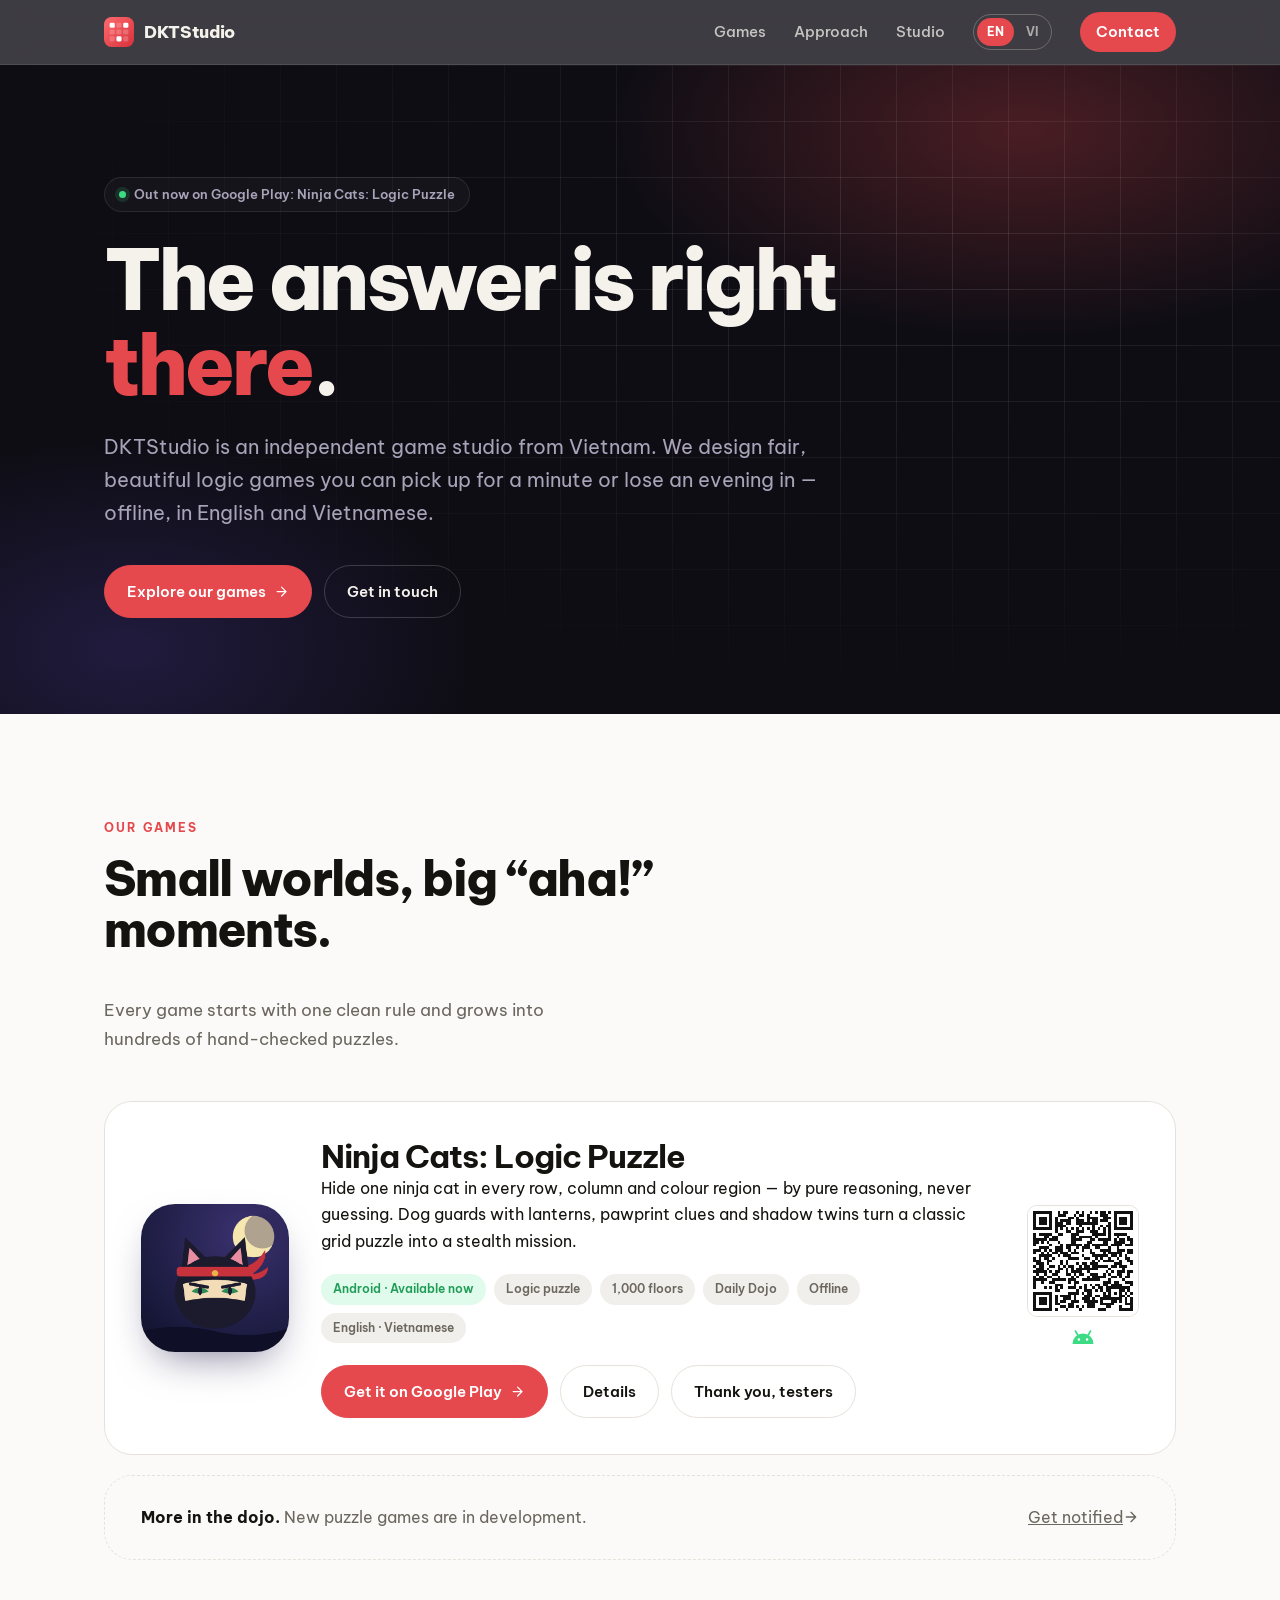
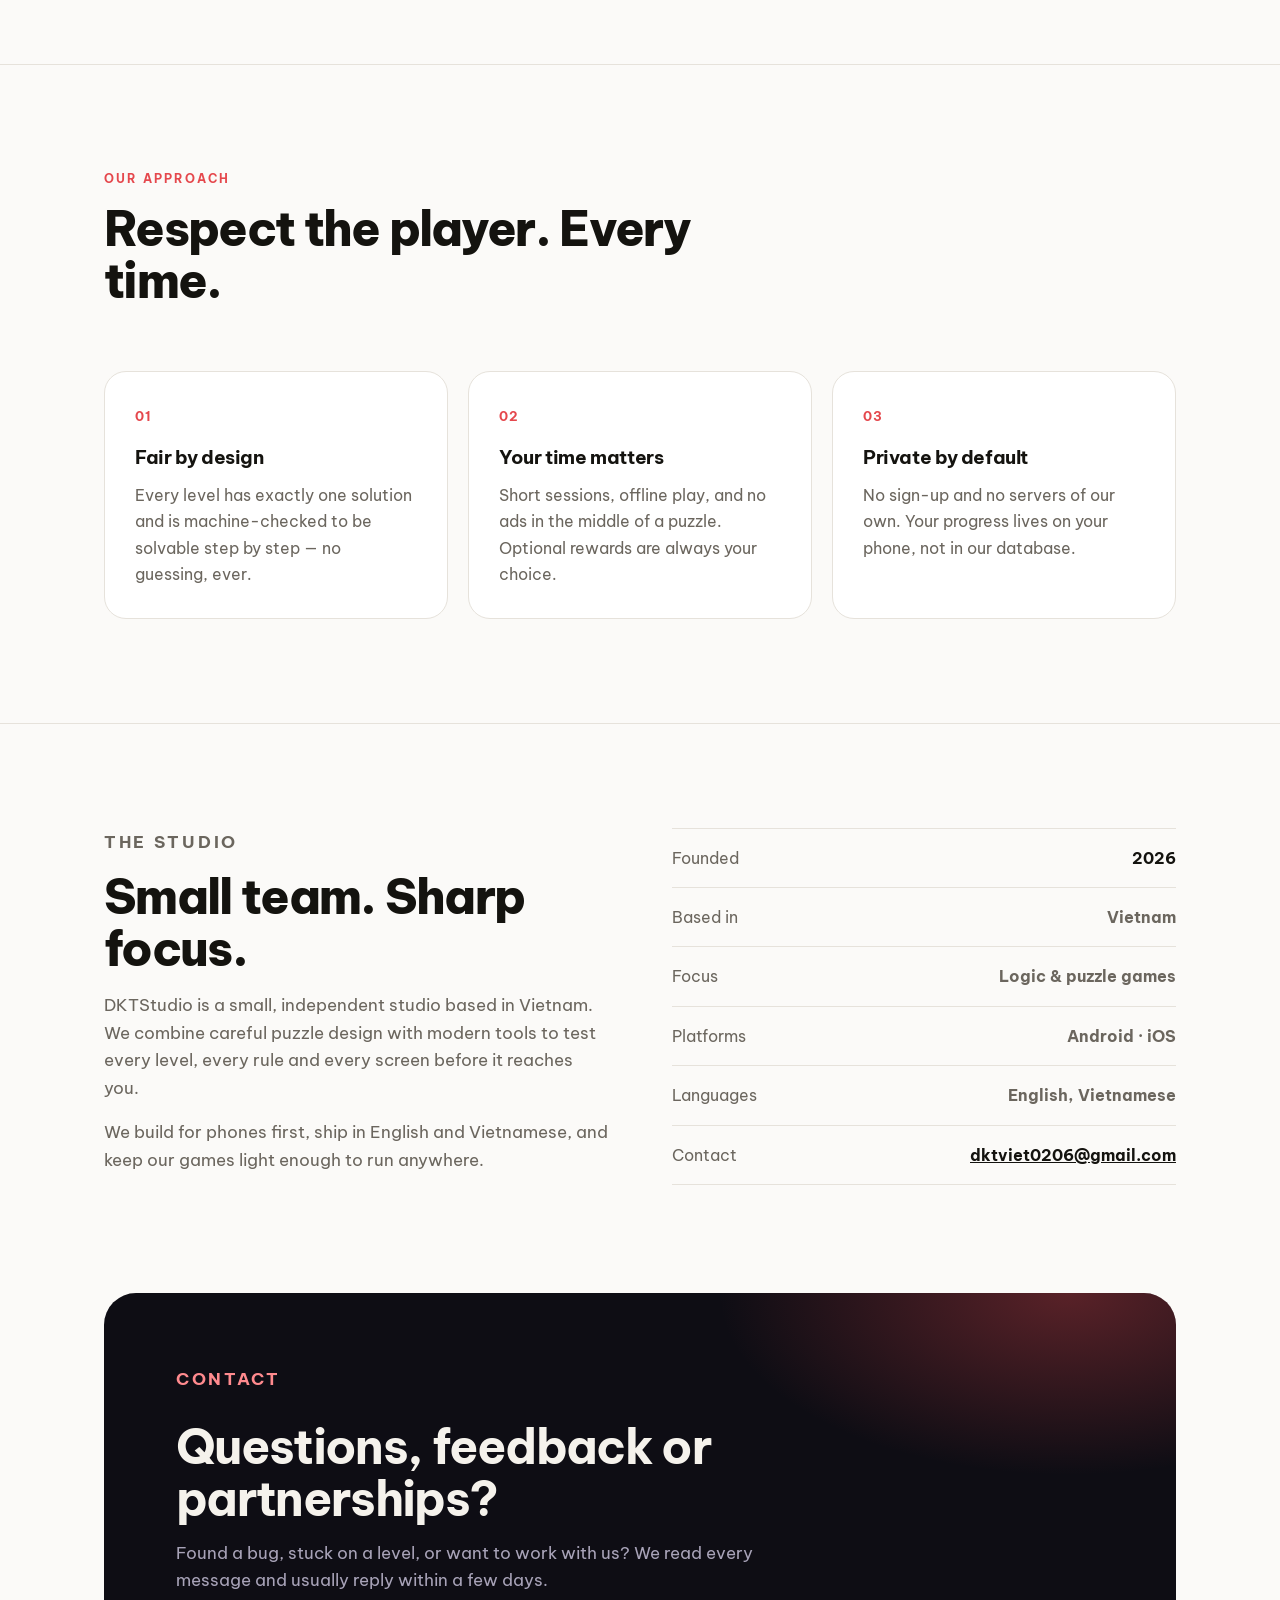
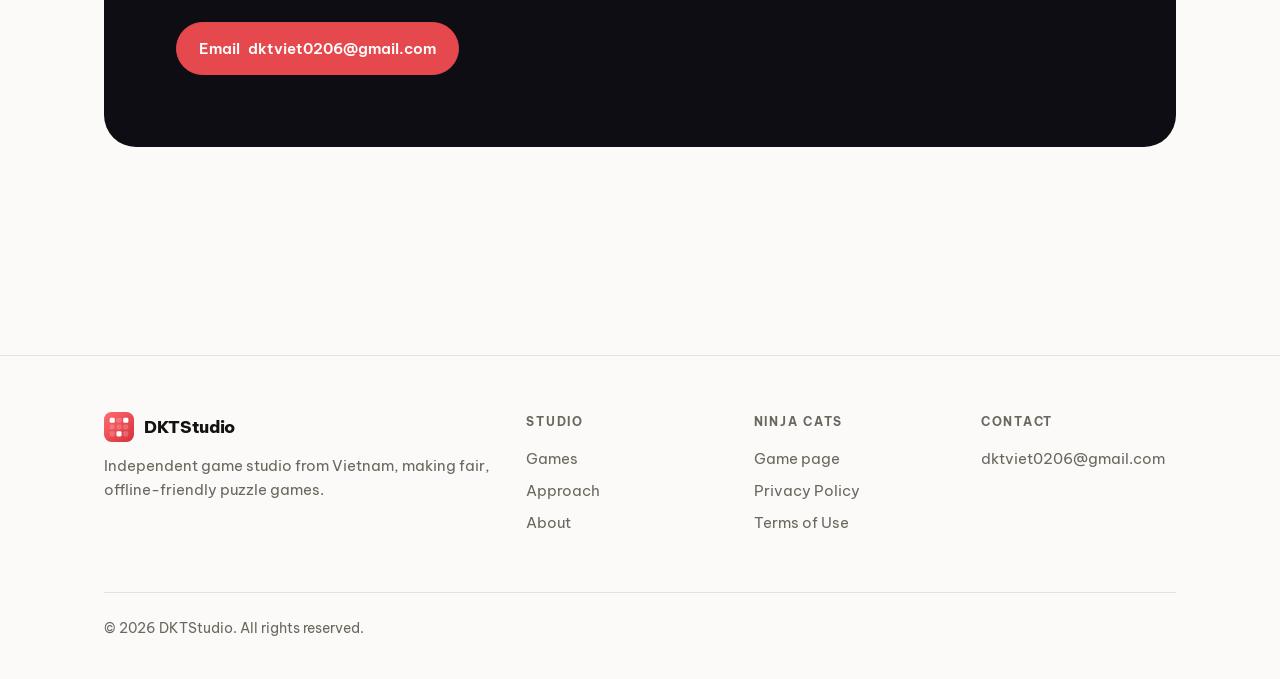
<file: index.html>
<!doctype html>
<html lang="en" data-lang="en" data-title-en="DKTStudio — Independent puzzle game studio" data-title-vi="DKTStudio — Studio trò chơi giải đố độc lập"><head><meta charset="utf-8"><meta name="viewport" content="width=device-width,initial-scale=1"><meta name="generator" content="dkt-landingpage">
<title>DKTStudio — Independent puzzle game studio</title><meta name="description" content="DKTStudio is an independent game studio from Vietnam making fair, offline-friendly logic puzzle games.">
<meta property="og:title" content="DKTStudio — Independent puzzle game studio"><meta property="og:description" content="DKTStudio is an independent game studio from Vietnam making fair, offline-friendly logic puzzle games.">
<link rel="icon" href="./favicon.ico" sizes="48x48"><link rel="icon" href="./favicon.svg" type="image/svg+xml"><link rel="apple-touch-icon" href="./apple-touch-icon.png"><script>(function(){var q=new URLSearchParams(location.search).get('lang'),s=null;
try{s=localStorage.getItem('lang')}catch(e){}
var l=q||s||((navigator.language||'').toLowerCase().indexOf('vi')===0?'vi':'en');if(l!=='vi')l='en';
var d=document.documentElement;function apply(v){d.dataset.lang=v;d.lang=v;document.title=v==='vi'?d.dataset.titleVi:d.dataset.titleEn}apply(l);
window.setLang=function(v){apply(v);try{localStorage.setItem('lang',v)}catch(e){}};})();</script><link rel="preconnect" href="https://fonts.googleapis.com"><link rel="preconnect" href="https://fonts.gstatic.com" crossorigin><link href="https://fonts.googleapis.com/css2?family=Be+Vietnam+Pro:wght@400;500;600;700;800&display=swap" rel="stylesheet"><style>:root{--bg:#fbfaf8;--fg:#14130f;--muted:#6b665e;--soft:#f1efeb;--line:#e6e2db;--card:#fff;--accent:#e5484d;--accent-ink:#fff;
--hero:#0e0d14;--hero-fg:#f5f2ec;--hero-muted:#a8a3b8;--hero-line:rgba(255,255,255,.09)}
@media (prefers-color-scheme:dark){:root{--bg:#0f0e12;--fg:#efece6;--muted:#9a95a3;--soft:#18171c;--line:#26242b;--card:#141318;--accent:#ff6369}}
*{box-sizing:border-box}html{-webkit-text-size-adjust:100%;scroll-behavior:smooth}
body{margin:0;background:var(--bg);color:var(--fg);font:16px/1.65 "Be Vietnam Pro",system-ui,-apple-system,"Segoe UI",Roboto,sans-serif;-webkit-font-smoothing:antialiased}
a{color:inherit}img{display:block;max-width:100%}
.wrap{max-width:1120px;margin:0 auto;padding:0 24px}
/* nav */
.nav{position:sticky;top:0;z-index:10;backdrop-filter:saturate(1.4) blur(14px);-webkit-backdrop-filter:saturate(1.4) blur(14px);background:color-mix(in srgb,var(--bg) 82%,transparent);border-bottom:1px solid var(--line)}
.nav.dark{background:color-mix(in srgb,var(--hero) 80%,transparent);border-color:var(--hero-line);color:var(--hero-fg)}
.nav .wrap{display:flex;align-items:center;justify-content:space-between;height:64px}
.brand{display:flex;align-items:center;gap:10px;text-decoration:none;font-weight:800;letter-spacing:-.02em;font-size:1.05rem}
.mark{min-width:38px;height:30px;padding:0 7px;border-radius:8px;background:var(--accent);color:#fff;display:grid;place-items:center;font-size:.72rem;font-weight:800;letter-spacing:0}
.links{display:flex;align-items:center;gap:28px;font-size:.92rem;font-weight:500}
.links a{text-decoration:none;opacity:.75}.links a:hover{opacity:1}
.links a.cta{opacity:1;background:var(--accent);color:var(--accent-ink);padding:8px 16px;border-radius:999px;font-weight:600}
@media (max-width:640px){.links a:not(.cta){display:none}}
/* hero */
.hero{background:var(--hero);color:var(--hero-fg);position:relative;overflow:hidden}
.hero:before{content:"";position:absolute;inset:0;background:
radial-gradient(600px 300px at 80% 10%,rgba(229,72,77,.28),transparent 70%),
radial-gradient(500px 300px at 10% 90%,rgba(120,90,255,.18),transparent 70%);pointer-events:none}
.hero:after{content:"";position:absolute;inset:0;background-image:linear-gradient(var(--hero-line) 1px,transparent 1px),linear-gradient(90deg,var(--hero-line) 1px,transparent 1px);background-size:56px 56px;mask-image:radial-gradient(ellipse at 70% 30%,#000 10%,transparent 70%);-webkit-mask-image:radial-gradient(ellipse at 70% 30%,#000 10%,transparent 70%);pointer-events:none}
.hero .wrap{position:relative;z-index:1;padding-top:112px;padding-bottom:96px}
.tag{display:inline-flex;align-items:center;gap:8px;font-size:.8rem;font-weight:600;color:var(--hero-muted);border:1px solid var(--hero-line);border-radius:999px;padding:6px 14px;background:rgba(255,255,255,.03)}
.dot{width:7px;height:7px;border-radius:50%;background:#3ddc84;box-shadow:0 0 0 4px rgba(61,220,132,.15)}
.hero h1{font-size:clamp(2.6rem,7.2vw,5.2rem);line-height:1.02;letter-spacing:-.045em;font-weight:800;margin:26px 0 22px;max-width:13ch}
.hero h1 em{font-style:normal;color:var(--accent)}
.hero p.lead{font-size:clamp(1.05rem,2vw,1.25rem);color:var(--hero-muted);max-width:38em;margin:0 0 36px}
.btns{display:flex;flex-wrap:wrap;gap:12px}
.btn{display:inline-flex;align-items:center;gap:8px;text-decoration:none;font-weight:600;font-size:.95rem;padding:13px 22px;border-radius:999px;border:1px solid var(--line);background:var(--card);transition:transform .15s,border-color .15s}
.ic{vertical-align:-.125em;flex:none}
.btn:hover{transform:translateY(-1px);border-color:var(--accent)}
.btn.primary{background:var(--accent);color:var(--accent-ink);border-color:var(--accent)}
.hero .btn:not(.primary){background:transparent;color:var(--hero-fg);border-color:rgba(255,255,255,.18)}
.stats{display:grid;grid-template-columns:repeat(4,1fr);gap:0;margin-top:80px;border-top:1px solid var(--hero-line)}
.stats div{padding:24px 24px 0 0}.stats b{display:block;font-size:clamp(1.6rem,3.4vw,2.3rem);letter-spacing:-.03em;font-weight:800}
.stats span{color:var(--hero-muted);font-size:.88rem}
@media (max-width:720px){.stats{grid-template-columns:repeat(2,1fr)}}
/* sections */
section.sec{padding:104px 0;border-bottom:1px solid var(--line)}
.kicker{font-size:.78rem;letter-spacing:.16em;text-transform:uppercase;color:var(--accent);font-weight:700;margin:0 0 14px}
h2.title{font-size:clamp(1.9rem,4.4vw,3rem);line-height:1.08;letter-spacing:-.035em;margin:0 0 16px;font-weight:800;max-width:18ch}
p.sub{color:var(--muted);font-size:1.08rem;max-width:40em;margin:0}
.head{display:flex;justify-content:space-between;align-items:flex-end;gap:24px;flex-wrap:wrap;margin-bottom:48px}
/* game card */
.game{display:grid;grid-template-columns:auto 1fr;gap:32px;align-items:center;background:var(--card);border:1px solid var(--line);border-radius:28px;padding:36px;transition:border-color .2s,box-shadow .2s}
.game:hover{border-color:color-mix(in srgb,var(--accent) 50%,var(--line));box-shadow:0 24px 60px -30px rgba(0,0,0,.25)}
.game img{width:148px;height:148px;border-radius:34px;box-shadow:0 18px 40px -16px rgba(20,10,60,.55)}
.game h3{font-size:clamp(1.5rem,3vw,2rem);letter-spacing:-.03em;margin:0;line-height:1.15}
.game .vi{color:var(--muted);margin:4px 0 14px;font-weight:500}
.game p.desc{margin:0 0 20px;max-width:46em}
.chips{display:flex;flex-wrap:wrap;gap:8px;margin-bottom:22px}
.chip{font-size:.78rem;font-weight:600;padding:5px 12px;border-radius:999px;background:var(--soft);color:var(--muted)}
.chip.live{background:color-mix(in srgb,#3ddc84 16%,transparent);color:#1f9d57}
@media (max-width:640px){.game{grid-template-columns:1fr;padding:24px;gap:20px}.game img{width:112px;height:112px;border-radius:26px}}
.soon{margin-top:20px;border:1px dashed var(--line);border-radius:28px;padding:28px 36px;color:var(--muted);display:flex;justify-content:space-between;gap:16px;flex-wrap:wrap}
.soon b{color:var(--fg)}
/* principles */
.grid3{display:grid;grid-template-columns:repeat(3,1fr);gap:20px}
@media (max-width:860px){.grid3{grid-template-columns:1fr}}
.card{background:var(--card);border:1px solid var(--line);border-radius:22px;padding:30px}
.card .n{font-size:.8rem;font-weight:700;color:var(--accent);letter-spacing:.08em}
.card h4{font-size:1.2rem;letter-spacing:-.02em;margin:14px 0 8px}.card p{margin:0;color:var(--muted)}
/* about */
.about{display:grid;grid-template-columns:1fr 1fr;gap:64px;align-items:start}
.about p{color:var(--muted);font-size:1.05rem;margin:0 0 16px}
.facts{list-style:none;padding:0;margin:0;border-top:1px solid var(--line)}
.facts li{display:flex;justify-content:space-between;gap:16px;padding:16px 0;border-bottom:1px solid var(--line)}
.facts li span{color:var(--muted)}.facts li b{text-align:right}
@media (max-width:860px){.about{grid-template-columns:1fr;gap:32px}}
/* contact band */
.band{background:var(--hero);color:var(--hero-fg);border-radius:32px;padding:clamp(36px,6vw,72px);position:relative;overflow:hidden;margin:104px 0}
.band:before{content:"";position:absolute;inset:0;background:radial-gradient(500px 260px at 90% 0%,rgba(229,72,77,.35),transparent 70%)}
.band>*{position:relative}.band h2{font-size:clamp(1.8rem,4.4vw,3rem);letter-spacing:-.035em;line-height:1.08;margin:0 0 14px;max-width:16ch}
.band p{color:var(--hero-muted);margin:0 0 28px;max-width:36em;font-size:1.05rem}
/* footer */
footer{border-top:1px solid var(--line);padding:56px 0 40px;font-size:.92rem}
.fgrid{display:grid;grid-template-columns:2fr 1fr 1fr 1fr;gap:32px}
.fgrid h5{font-size:.78rem;letter-spacing:.14em;text-transform:uppercase;color:var(--muted);margin:0 0 14px}
.fgrid a.brand{display:flex;margin-bottom:0}.fgrid a{display:block;text-decoration:none;color:var(--muted);margin:0 0 8px}.fgrid a:hover{color:var(--fg)}
.fgrid p{color:var(--muted);margin:12px 0 0;max-width:28em}
.legalline{display:flex;justify-content:space-between;flex-wrap:wrap;gap:12px;color:var(--muted);margin-top:48px;padding-top:24px;border-top:1px solid var(--line);font-size:.85rem}
@media (max-width:760px){.fgrid{grid-template-columns:1fr 1fr}.fgrid>div:first-child{grid-column:1/-1}}
/* game + legal pages */
.pagehead{padding:72px 0 40px;border-bottom:1px solid var(--line)}
.pagehead .row{display:flex;gap:28px;align-items:center;flex-wrap:wrap}
.pagehead img{width:120px;height:120px;border-radius:28px;box-shadow:0 18px 40px -16px rgba(20,10,60,.5)}
.pagehead h1{font-size:clamp(2rem,5vw,3.2rem);letter-spacing:-.04em;line-height:1.05;margin:0}
.pagehead p{color:var(--muted);margin:6px 0 0;font-size:1.05rem}
.prose{max-width:740px;padding:24px 0 72px}
.prose h1{font-size:clamp(1.7rem,4vw,2.3rem);letter-spacing:-.03em;line-height:1.12;margin:24px 0 6px}
.prose h1+p{color:var(--muted);margin-top:0}
.prose h2{font-size:1.18rem;letter-spacing:-.015em;margin:2.2em 0 .5em}
.prose ul{padding-left:1.2em}.prose li{margin:.35em 0}.prose a{color:var(--accent)}
/* language: html[data-lang] picks which copy shows; set before paint by the head script */
html[data-lang="en"] [data-l="vi"],html[data-lang="vi"] [data-l="en"]{display:none!important}
.lsw{display:inline-flex;border:1px solid currentColor;border-color:color-mix(in srgb,currentColor 25%,transparent);border-radius:999px;padding:3px;gap:2px}
.lsw button{all:unset;cursor:pointer;font-size:.78rem;font-weight:700;padding:4px 10px;border-radius:999px;opacity:.6}
html[data-lang="en"] .lsw [data-set="en"],html[data-lang="vi"] .lsw [data-set="vi"]{background:var(--accent);color:#fff;opacity:1}
.qr{display:flex;align-items:center;gap:20px;margin:0 0 28px;max-width:34em}.qr svg{flex:none;border-radius:8px;border:1px solid #e5e5e5}.qr p{margin:0;color:#666}
@media (max-width:720px){.qr{display:none}}
.head-qr{margin-left:auto;align-self:flex-end;display:flex;flex-direction:column;align-items:center;gap:6px;text-decoration:none}.head-qr svg:first-child{border-radius:10px;border:1px solid var(--line);background:#fff}
.head-cta{display:none;margin-top:16px}
.game.has-qr{grid-template-columns:auto 1fr auto}
.card-qr{display:flex;flex-direction:column;align-items:center;gap:6px;text-decoration:none}.card-qr svg:first-child{border-radius:10px;border:1px solid var(--line);background:#fff}
@media (max-width:900px){.game.has-qr{grid-template-columns:auto 1fr}.card-qr{display:none}}
@media (max-width:640px){.game.has-qr{grid-template-columns:1fr}}
@media (max-width:720px){.head-qr{display:none}.head-cta{display:flex}}
.card.step{display:flex;flex-direction:column;align-items:flex-start}.card.step h4{margin-top:10px}.card.step .btns{margin-top:auto;padding-top:24px}
.card.step .back{font-size:.85rem;margin-top:10px}.card.step .opened{display:none;margin-left:10px;color:#2e9e5b;font-weight:600;letter-spacing:0}.card.step .opened .ic{vertical-align:-2px;margin-right:3px}
.card.step.done .opened{display:inline}.card.step.done{opacity:.75}.card.step.next{border-color:var(--accent);box-shadow:0 0 0 2px var(--accent)}
.inapp{border:2px solid var(--accent);border-radius:16px;padding:18px;margin:24px 0}.inapp p{margin:0 0 12px}.inapp .back{margin:12px 0 0;font-size:.85rem}
.upd{color:var(--muted);font-size:.9rem}
.card.ver,.card.rules{margin:24px 0;max-width:46em}.card.ver{border-color:var(--accent);box-shadow:0 0 0 2px var(--accent)}
.card.ver h4{font-size:1.6rem;margin:6px 0 8px}.card.ver h4 small{font-size:.95rem;font-weight:500;color:var(--muted)}.card.ver .btns{margin-top:16px}
.card.rules ol{margin:10px 0 0;padding-left:1.3em}.card.rules li{margin:0 0 10px}
.vers{padding-left:1.2em}.vers li{margin:0 0 12px}
</style></head>
<body>
<header class="nav dark"><div class="wrap">
<a class="brand" href="./"><svg xmlns="http://www.w3.org/2000/svg" viewBox="0 0 64 64" width="30" height="30" aria-hidden="true"><defs><linearGradient id="lg1" x1="0" y1="0" x2="1" y2="1"><stop offset="0" stop-color="#ff6b6f"/><stop offset="1" stop-color="#d6303a"/></linearGradient></defs><rect width="64" height="64" rx="16" fill="url(#lg1)"/><rect x="12" y="12" width="11" height="11" rx="3" fill="#fff"/><rect x="26.5" y="12" width="11" height="11" rx="3" fill="#fff" fill-opacity=".2"/><rect x="41" y="12" width="11" height="11" rx="3" fill="#fff"/><rect x="12" y="26.5" width="11" height="11" rx="3" fill="#fff" fill-opacity=".2"/><rect x="26.5" y="26.5" width="11" height="11" rx="3" fill="#fff" fill-opacity=".2"/><rect x="41" y="26.5" width="11" height="11" rx="3" fill="#fff" fill-opacity=".2"/><rect x="12" y="41" width="11" height="11" rx="3" fill="#fff" fill-opacity=".2"/><rect x="26.5" y="41" width="11" height="11" rx="3" fill="#fff"/><rect x="41" y="41" width="11" height="11" rx="3" fill="#fff" fill-opacity=".2"/></svg>DKTStudio</a>
<nav class="links"><a href="./#games"><span data-l="en">Games</span><span data-l="vi">Trò chơi</span></a><a href="./#approach"><span data-l="en">Approach</span><span data-l="vi">Cách làm</span></a><a href="./#about"><span data-l="en">Studio</span><span data-l="vi">Về studio</span></a>
<span class="lsw" role="group" aria-label="Language"><button data-set="en" onclick="setLang('en')">EN</button><button data-set="vi" onclick="setLang('vi')">VI</button></span><a class="cta" href="mailto:dktviet0206@gmail.com"><span data-l="en">Contact</span><span data-l="vi">Liên hệ</span></a></nav>
</div></header>

<section class="hero"><div class="wrap">
<span class="tag"><span class="dot"></span><span data-l="en">Out now on Google Play: Ninja Cats: Logic Puzzle</span><span data-l="vi">Đã có trên Google Play: Mèo Ninja: Câu Đố Logic</span></span>
<h1><span data-l="en">The answer is right <em>there</em>.</span><span data-l="vi">Đáp án ở ngay <em>đó</em>.</span></h1>
<p class="lead"><span data-l="en">DKTStudio is an independent game studio from Vietnam. We design fair, beautiful logic games you can pick up for a minute or lose an evening in — offline, in English and Vietnamese.</span><span data-l="vi">DKTStudio là studio trò chơi độc lập tại Việt Nam. Chúng tôi làm những trò chơi logic công bằng, đẹp mắt — chơi một phút cũng vui, chơi cả buổi tối cũng cuốn — không cần mạng, có tiếng Việt và tiếng Anh.</span></p>
<div class="btns"><a class="btn primary" href="#games"><span data-l="en">Explore our games</span><span data-l="vi">Xem các trò chơi</span><svg class="ic" xmlns="http://www.w3.org/2000/svg" viewBox="0 0 24 24" width="1em" height="1em" aria-hidden="true"><path fill="none" stroke="currentColor" stroke-linecap="round" stroke-linejoin="round" stroke-width="2" d="M5 12h14m-7-7l7 7l-7 7"/></svg></a><a class="btn" href="mailto:dktviet0206@gmail.com"><span data-l="en">Get in touch</span><span data-l="vi">Liên hệ</span></a></div>
</div></section>

<section class="sec" id="games"><div class="wrap">
<div class="head"><div><p class="kicker"><span data-l="en">Our games</span><span data-l="vi">Trò chơi</span></p><h2 class="title"><span data-l="en">Small worlds, big “aha!” moments.</span><span data-l="vi">Thế giới nhỏ, khoảnh khắc “à ra thế!” lớn.</span></h2></div>
<p class="sub" style="max-width:26em"><span data-l="en">Every game starts with one clean rule and grows into hundreds of hand-checked puzzles.</span><span data-l="vi">Mỗi trò chơi bắt đầu từ một luật đơn giản và phát triển thành hàng trăm câu đố được kiểm tra kỹ.</span></p></div>
<article class="game has-qr"><img src="ninja-cats/icon.png" alt="" width="148" height="148">
<div><h3><span data-l="en">Ninja Cats: Logic Puzzle</span><span data-l="vi">Mèo Ninja: Câu Đố Logic</span></h3>
<p class="desc"><span data-l="en">Hide one ninja cat in every row, column and colour region — by pure reasoning, never guessing. Dog guards with lanterns, pawprint clues and shadow twins turn a classic grid puzzle into a stealth mission.</span><span data-l="vi">Giấu một mèo ninja trên mỗi hàng, mỗi cột và mỗi vùng màu — chỉ bằng suy luận, không bao giờ phải đoán. Chó canh cầm đèn lồng, dấu chân gợi ý và phân thân biến câu đố lưới quen thuộc thành một nhiệm vụ ẩn nấp.</span></p>
<div class="chips"><span class="chip live"><span data-l="en">Android · Available now</span><span data-l="vi">Android · Có thể tải ngay</span></span><span class="chip"><span data-l="en">Logic puzzle</span><span data-l="vi">Câu đố logic</span></span><span class="chip"><span data-l="en">1,000 floors</span><span data-l="vi">1.000 tầng</span></span><span class="chip"><span data-l="en">Daily Dojo</span><span data-l="vi">Võ Đường Mỗi Ngày</span></span><span class="chip"><span data-l="en">Offline</span><span data-l="vi">Không cần mạng</span></span><span class="chip"><span data-l="en">English · Vietnamese</span><span data-l="vi">Tiếng Việt · Tiếng Anh</span></span></div>
<div class="btns"><a class="btn primary" href="https://play.google.com/store/apps/details?id=com.ninjacatsgames.logicpuzzle"><span data-l="en">Get it on Google Play</span><span data-l="vi">Tải trên Google Play</span><svg class="ic" xmlns="http://www.w3.org/2000/svg" viewBox="0 0 24 24" width="1em" height="1em" aria-hidden="true"><path fill="none" stroke="currentColor" stroke-linecap="round" stroke-linejoin="round" stroke-width="2" d="M5 12h14m-7-7l7 7l-7 7"/></svg></a><a class="btn" href="ninja-cats/"><span data-l="en">Details</span><span data-l="vi">Chi tiết</span></a><a class="btn" href="ninja-cats/test.html"><span data-l="en">Thank you, testers</span><span data-l="vi">Cảm ơn người thử</span></a></div></div><a class="card-qr" href="https://play.google.com/store/apps/details?id=com.ninjacatsgames.logicpuzzle" title="Ninja Cats: Logic Puzzle on Google Play"><svg xmlns="http://www.w3.org/2000/svg" viewBox="0 0 41 41" width="112" height="112" shape-rendering="crispEdges" role="img" aria-label="QR"><rect width="100%" height="100%" fill="#fff"/><path d="M2 2h1v1h-1zM3 2h1v1h-1zM4 2h1v1h-1zM5 2h1v1h-1zM6 2h1v1h-1zM7 2h1v1h-1zM8 2h1v1h-1zM11 2h1v1h-1zM13 2h1v1h-1zM14 2h1v1h-1zM18 2h1v1h-1zM20 2h1v1h-1zM23 2h1v1h-1zM25 2h1v1h-1zM27 2h1v1h-1zM28 2h1v1h-1zM30 2h1v1h-1zM32 2h1v1h-1zM33 2h1v1h-1zM34 2h1v1h-1zM35 2h1v1h-1zM36 2h1v1h-1zM37 2h1v1h-1zM38 2h1v1h-1zM2 3h1v1h-1zM8 3h1v1h-1zM11 3h1v1h-1zM12 3h1v1h-1zM13 3h1v1h-1zM17 3h1v1h-1zM19 3h1v1h-1zM20 3h1v1h-1zM22 3h1v1h-1zM27 3h1v1h-1zM28 3h1v1h-1zM29 3h1v1h-1zM32 3h1v1h-1zM38 3h1v1h-1zM2 4h1v1h-1zM4 4h1v1h-1zM5 4h1v1h-1zM6 4h1v1h-1zM8 4h1v1h-1zM10 4h1v1h-1zM15 4h1v1h-1zM16 4h1v1h-1zM18 4h1v1h-1zM22 4h1v1h-1zM23 4h1v1h-1zM24 4h1v1h-1zM25 4h1v1h-1zM28 4h1v1h-1zM29 4h1v1h-1zM30 4h1v1h-1zM32 4h1v1h-1zM34 4h1v1h-1zM35 4h1v1h-1zM36 4h1v1h-1zM38 4h1v1h-1zM2 5h1v1h-1zM4 5h1v1h-1zM5 5h1v1h-1zM6 5h1v1h-1zM8 5h1v1h-1zM10 5h1v1h-1zM12 5h1v1h-1zM13 5h1v1h-1zM14 5h1v1h-1zM15 5h1v1h-1zM18 5h1v1h-1zM19 5h1v1h-1zM20 5h1v1h-1zM22 5h1v1h-1zM24 5h1v1h-1zM25 5h1v1h-1zM27 5h1v1h-1zM28 5h1v1h-1zM29 5h1v1h-1zM32 5h1v1h-1zM34 5h1v1h-1zM35 5h1v1h-1zM36 5h1v1h-1zM38 5h1v1h-1zM2 6h1v1h-1zM4 6h1v1h-1zM5 6h1v1h-1zM6 6h1v1h-1zM8 6h1v1h-1zM10 6h1v1h-1zM11 6h1v1h-1zM12 6h1v1h-1zM14 6h1v1h-1zM15 6h1v1h-1zM18 6h1v1h-1zM19 6h1v1h-1zM20 6h1v1h-1zM21 6h1v1h-1zM22 6h1v1h-1zM23 6h1v1h-1zM24 6h1v1h-1zM25 6h1v1h-1zM30 6h1v1h-1zM32 6h1v1h-1zM34 6h1v1h-1zM35 6h1v1h-1zM36 6h1v1h-1zM38 6h1v1h-1zM2 7h1v1h-1zM8 7h1v1h-1zM10 7h1v1h-1zM11 7h1v1h-1zM12 7h1v1h-1zM13 7h1v1h-1zM19 7h1v1h-1zM24 7h1v1h-1zM27 7h1v1h-1zM29 7h1v1h-1zM30 7h1v1h-1zM32 7h1v1h-1zM38 7h1v1h-1zM2 8h1v1h-1zM3 8h1v1h-1zM4 8h1v1h-1zM5 8h1v1h-1zM6 8h1v1h-1zM7 8h1v1h-1zM8 8h1v1h-1zM10 8h1v1h-1zM12 8h1v1h-1zM14 8h1v1h-1zM16 8h1v1h-1zM18 8h1v1h-1zM20 8h1v1h-1zM22 8h1v1h-1zM24 8h1v1h-1zM26 8h1v1h-1zM28 8h1v1h-1zM30 8h1v1h-1zM32 8h1v1h-1zM33 8h1v1h-1zM34 8h1v1h-1zM35 8h1v1h-1zM36 8h1v1h-1zM37 8h1v1h-1zM38 8h1v1h-1zM10 9h1v1h-1zM14 9h1v1h-1zM15 9h1v1h-1zM18 9h1v1h-1zM19 9h1v1h-1zM20 9h1v1h-1zM23 9h1v1h-1zM24 9h1v1h-1zM25 9h1v1h-1zM28 9h1v1h-1zM30 9h1v1h-1zM2 10h1v1h-1zM4 10h1v1h-1zM5 10h1v1h-1zM6 10h1v1h-1zM7 10h1v1h-1zM8 10h1v1h-1zM11 10h1v1h-1zM12 10h1v1h-1zM16 10h1v1h-1zM17 10h1v1h-1zM18 10h1v1h-1zM24 10h1v1h-1zM25 10h1v1h-1zM26 10h1v1h-1zM27 10h1v1h-1zM28 10h1v1h-1zM30 10h1v1h-1zM32 10h1v1h-1zM33 10h1v1h-1zM34 10h1v1h-1zM35 10h1v1h-1zM36 10h1v1h-1zM2 11h1v1h-1zM6 11h1v1h-1zM7 11h1v1h-1zM9 11h1v1h-1zM10 11h1v1h-1zM16 11h1v1h-1zM17 11h1v1h-1zM19 11h1v1h-1zM20 11h1v1h-1zM21 11h1v1h-1zM22 11h1v1h-1zM23 11h1v1h-1zM25 11h1v1h-1zM30 11h1v1h-1zM33 11h1v1h-1zM37 11h1v1h-1zM2 12h1v1h-1zM3 12h1v1h-1zM4 12h1v1h-1zM5 12h1v1h-1zM6 12h1v1h-1zM8 12h1v1h-1zM9 12h1v1h-1zM10 12h1v1h-1zM16 12h1v1h-1zM17 12h1v1h-1zM18 12h1v1h-1zM19 12h1v1h-1zM23 12h1v1h-1zM24 12h1v1h-1zM26 12h1v1h-1zM27 12h1v1h-1zM28 12h1v1h-1zM29 12h1v1h-1zM30 12h1v1h-1zM32 12h1v1h-1zM34 12h1v1h-1zM35 12h1v1h-1zM37 12h1v1h-1zM38 12h1v1h-1zM2 13h1v1h-1zM3 13h1v1h-1zM5 13h1v1h-1zM7 13h1v1h-1zM11 13h1v1h-1zM16 13h1v1h-1zM17 13h1v1h-1zM22 13h1v1h-1zM23 13h1v1h-1zM28 13h1v1h-1zM29 13h1v1h-1zM32 13h1v1h-1zM33 13h1v1h-1zM34 13h1v1h-1zM35 13h1v1h-1zM38 13h1v1h-1zM2 14h1v1h-1zM8 14h1v1h-1zM12 14h1v1h-1zM14 14h1v1h-1zM15 14h1v1h-1zM16 14h1v1h-1zM17 14h1v1h-1zM18 14h1v1h-1zM19 14h1v1h-1zM21 14h1v1h-1zM22 14h1v1h-1zM24 14h1v1h-1zM25 14h1v1h-1zM26 14h1v1h-1zM27 14h1v1h-1zM28 14h1v1h-1zM29 14h1v1h-1zM31 14h1v1h-1zM32 14h1v1h-1zM33 14h1v1h-1zM34 14h1v1h-1zM36 14h1v1h-1zM37 14h1v1h-1zM38 14h1v1h-1zM4 15h1v1h-1zM5 15h1v1h-1zM6 15h1v1h-1zM7 15h1v1h-1zM10 15h1v1h-1zM11 15h1v1h-1zM12 15h1v1h-1zM14 15h1v1h-1zM15 15h1v1h-1zM18 15h1v1h-1zM20 15h1v1h-1zM21 15h1v1h-1zM22 15h1v1h-1zM25 15h1v1h-1zM26 15h1v1h-1zM30 15h1v1h-1zM33 15h1v1h-1zM2 16h1v1h-1zM3 16h1v1h-1zM4 16h1v1h-1zM6 16h1v1h-1zM8 16h1v1h-1zM10 16h1v1h-1zM11 16h1v1h-1zM12 16h1v1h-1zM15 16h1v1h-1zM17 16h1v1h-1zM20 16h1v1h-1zM23 16h1v1h-1zM27 16h1v1h-1zM28 16h1v1h-1zM29 16h1v1h-1zM30 16h1v1h-1zM33 16h1v1h-1zM34 16h1v1h-1zM35 16h1v1h-1zM37 16h1v1h-1zM38 16h1v1h-1zM2 17h1v1h-1zM5 17h1v1h-1zM7 17h1v1h-1zM9 17h1v1h-1zM10 17h1v1h-1zM12 17h1v1h-1zM13 17h1v1h-1zM14 17h1v1h-1zM16 17h1v1h-1zM17 17h1v1h-1zM18 17h1v1h-1zM23 17h1v1h-1zM24 17h1v1h-1zM28 17h1v1h-1zM30 17h1v1h-1zM31 17h1v1h-1zM32 17h1v1h-1zM33 17h1v1h-1zM34 17h1v1h-1zM37 17h1v1h-1zM38 17h1v1h-1zM4 18h1v1h-1zM5 18h1v1h-1zM6 18h1v1h-1zM7 18h1v1h-1zM8 18h1v1h-1zM11 18h1v1h-1zM13 18h1v1h-1zM14 18h1v1h-1zM15 18h1v1h-1zM20 18h1v1h-1zM24 18h1v1h-1zM25 18h1v1h-1zM26 18h1v1h-1zM27 18h1v1h-1zM28 18h1v1h-1zM29 18h1v1h-1zM31 18h1v1h-1zM32 18h1v1h-1zM34 18h1v1h-1zM36 18h1v1h-1zM2 19h1v1h-1zM4 19h1v1h-1zM6 19h1v1h-1zM7 19h1v1h-1zM9 19h1v1h-1zM15 19h1v1h-1zM16 19h1v1h-1zM17 19h1v1h-1zM18 19h1v1h-1zM21 19h1v1h-1zM22 19h1v1h-1zM25 19h1v1h-1zM27 19h1v1h-1zM30 19h1v1h-1zM33 19h1v1h-1zM36 19h1v1h-1zM37 19h1v1h-1zM2 20h1v1h-1zM3 20h1v1h-1zM4 20h1v1h-1zM7 20h1v1h-1zM8 20h1v1h-1zM12 20h1v1h-1zM14 20h1v1h-1zM24 20h1v1h-1zM26 20h1v1h-1zM28 20h1v1h-1zM29 20h1v1h-1zM30 20h1v1h-1zM31 20h1v1h-1zM34 20h1v1h-1zM37 20h1v1h-1zM38 20h1v1h-1zM3 21h1v1h-1zM4 21h1v1h-1zM5 21h1v1h-1zM7 21h1v1h-1zM12 21h1v1h-1zM14 21h1v1h-1zM18 21h1v1h-1zM20 21h1v1h-1zM21 21h1v1h-1zM23 21h1v1h-1zM24 21h1v1h-1zM25 21h1v1h-1zM32 21h1v1h-1zM33 21h1v1h-1zM34 21h1v1h-1zM38 21h1v1h-1zM2 22h1v1h-1zM4 22h1v1h-1zM5 22h1v1h-1zM8 22h1v1h-1zM9 22h1v1h-1zM11 22h1v1h-1zM13 22h1v1h-1zM15 22h1v1h-1zM16 22h1v1h-1zM19 22h1v1h-1zM21 22h1v1h-1zM22 22h1v1h-1zM24 22h1v1h-1zM25 22h1v1h-1zM26 22h1v1h-1zM27 22h1v1h-1zM28 22h1v1h-1zM29 22h1v1h-1zM31 22h1v1h-1zM32 22h1v1h-1zM34 22h1v1h-1zM35 22h1v1h-1zM36 22h1v1h-1zM3 23h1v1h-1zM4 23h1v1h-1zM5 23h1v1h-1zM7 23h1v1h-1zM11 23h1v1h-1zM12 23h1v1h-1zM14 23h1v1h-1zM16 23h1v1h-1zM18 23h1v1h-1zM19 23h1v1h-1zM20 23h1v1h-1zM21 23h1v1h-1zM22 23h1v1h-1zM23 23h1v1h-1zM24 23h1v1h-1zM25 23h1v1h-1zM30 23h1v1h-1zM35 23h1v1h-1zM2 24h1v1h-1zM3 24h1v1h-1zM4 24h1v1h-1zM5 24h1v1h-1zM6 24h1v1h-1zM8 24h1v1h-1zM10 24h1v1h-1zM11 24h1v1h-1zM14 24h1v1h-1zM16 24h1v1h-1zM17 24h1v1h-1zM18 24h1v1h-1zM19 24h1v1h-1zM22 24h1v1h-1zM29 24h1v1h-1zM31 24h1v1h-1zM33 24h1v1h-1zM34 24h1v1h-1zM35 24h1v1h-1zM37 24h1v1h-1zM38 24h1v1h-1zM3 25h1v1h-1zM6 25h1v1h-1zM9 25h1v1h-1zM10 25h1v1h-1zM14 25h1v1h-1zM15 25h1v1h-1zM17 25h1v1h-1zM19 25h1v1h-1zM20 25h1v1h-1zM23 25h1v1h-1zM24 25h1v1h-1zM25 25h1v1h-1zM28 25h1v1h-1zM30 25h1v1h-1zM33 25h1v1h-1zM34 25h1v1h-1zM37 25h1v1h-1zM2 26h1v1h-1zM4 26h1v1h-1zM5 26h1v1h-1zM7 26h1v1h-1zM8 26h1v1h-1zM11 26h1v1h-1zM16 26h1v1h-1zM18 26h1v1h-1zM22 26h1v1h-1zM24 26h1v1h-1zM25 26h1v1h-1zM26 26h1v1h-1zM27 26h1v1h-1zM28 26h1v1h-1zM31 26h1v1h-1zM32 26h1v1h-1zM34 26h1v1h-1zM36 26h1v1h-1zM37 26h1v1h-1zM2 27h1v1h-1zM3 27h1v1h-1zM4 27h1v1h-1zM5 27h1v1h-1zM6 27h1v1h-1zM9 27h1v1h-1zM10 27h1v1h-1zM11 27h1v1h-1zM12 27h1v1h-1zM13 27h1v1h-1zM15 27h1v1h-1zM16 27h1v1h-1zM17 27h1v1h-1zM20 27h1v1h-1zM21 27h1v1h-1zM22 27h1v1h-1zM23 27h1v1h-1zM24 27h1v1h-1zM25 27h1v1h-1zM26 27h1v1h-1zM30 27h1v1h-1zM35 27h1v1h-1zM2 28h1v1h-1zM5 28h1v1h-1zM8 28h1v1h-1zM9 28h1v1h-1zM15 28h1v1h-1zM17 28h1v1h-1zM18 28h1v1h-1zM28 28h1v1h-1zM29 28h1v1h-1zM30 28h1v1h-1zM32 28h1v1h-1zM33 28h1v1h-1zM36 28h1v1h-1zM37 28h1v1h-1zM38 28h1v1h-1zM2 29h1v1h-1zM10 29h1v1h-1zM11 29h1v1h-1zM12 29h1v1h-1zM17 29h1v1h-1zM21 29h1v1h-1zM23 29h1v1h-1zM25 29h1v1h-1zM26 29h1v1h-1zM28 29h1v1h-1zM29 29h1v1h-1zM31 29h1v1h-1zM32 29h1v1h-1zM33 29h1v1h-1zM34 29h1v1h-1zM38 29h1v1h-1zM2 30h1v1h-1zM6 30h1v1h-1zM8 30h1v1h-1zM10 30h1v1h-1zM12 30h1v1h-1zM15 30h1v1h-1zM16 30h1v1h-1zM17 30h1v1h-1zM19 30h1v1h-1zM21 30h1v1h-1zM24 30h1v1h-1zM26 30h1v1h-1zM27 30h1v1h-1zM29 30h1v1h-1zM30 30h1v1h-1zM31 30h1v1h-1zM32 30h1v1h-1zM33 30h1v1h-1zM34 30h1v1h-1zM35 30h1v1h-1zM36 30h1v1h-1zM37 30h1v1h-1zM10 31h1v1h-1zM11 31h1v1h-1zM18 31h1v1h-1zM21 31h1v1h-1zM22 31h1v1h-1zM23 31h1v1h-1zM25 31h1v1h-1zM27 31h1v1h-1zM29 31h1v1h-1zM30 31h1v1h-1zM34 31h1v1h-1zM35 31h1v1h-1zM37 31h1v1h-1zM2 32h1v1h-1zM3 32h1v1h-1zM4 32h1v1h-1zM5 32h1v1h-1zM6 32h1v1h-1zM7 32h1v1h-1zM8 32h1v1h-1zM15 32h1v1h-1zM16 32h1v1h-1zM17 32h1v1h-1zM18 32h1v1h-1zM20 32h1v1h-1zM22 32h1v1h-1zM23 32h1v1h-1zM28 32h1v1h-1zM30 32h1v1h-1zM32 32h1v1h-1zM34 32h1v1h-1zM36 32h1v1h-1zM38 32h1v1h-1zM2 33h1v1h-1zM8 33h1v1h-1zM10 33h1v1h-1zM12 33h1v1h-1zM13 33h1v1h-1zM14 33h1v1h-1zM15 33h1v1h-1zM17 33h1v1h-1zM21 33h1v1h-1zM22 33h1v1h-1zM23 33h1v1h-1zM25 33h1v1h-1zM26 33h1v1h-1zM28 33h1v1h-1zM29 33h1v1h-1zM30 33h1v1h-1zM34 33h1v1h-1zM35 33h1v1h-1zM37 33h1v1h-1zM2 34h1v1h-1zM4 34h1v1h-1zM5 34h1v1h-1zM6 34h1v1h-1zM8 34h1v1h-1zM10 34h1v1h-1zM13 34h1v1h-1zM14 34h1v1h-1zM15 34h1v1h-1zM17 34h1v1h-1zM20 34h1v1h-1zM21 34h1v1h-1zM22 34h1v1h-1zM24 34h1v1h-1zM27 34h1v1h-1zM28 34h1v1h-1zM29 34h1v1h-1zM30 34h1v1h-1zM31 34h1v1h-1zM32 34h1v1h-1zM33 34h1v1h-1zM34 34h1v1h-1zM36 34h1v1h-1zM38 34h1v1h-1zM2 35h1v1h-1zM4 35h1v1h-1zM5 35h1v1h-1zM6 35h1v1h-1zM8 35h1v1h-1zM10 35h1v1h-1zM12 35h1v1h-1zM13 35h1v1h-1zM16 35h1v1h-1zM17 35h1v1h-1zM18 35h1v1h-1zM21 35h1v1h-1zM22 35h1v1h-1zM23 35h1v1h-1zM24 35h1v1h-1zM25 35h1v1h-1zM27 35h1v1h-1zM31 35h1v1h-1zM32 35h1v1h-1zM34 35h1v1h-1zM36 35h1v1h-1zM38 35h1v1h-1zM2 36h1v1h-1zM4 36h1v1h-1zM5 36h1v1h-1zM6 36h1v1h-1zM8 36h1v1h-1zM10 36h1v1h-1zM11 36h1v1h-1zM15 36h1v1h-1zM16 36h1v1h-1zM22 36h1v1h-1zM23 36h1v1h-1zM24 36h1v1h-1zM27 36h1v1h-1zM28 36h1v1h-1zM29 36h1v1h-1zM30 36h1v1h-1zM31 36h1v1h-1zM36 36h1v1h-1zM37 36h1v1h-1zM38 36h1v1h-1zM2 37h1v1h-1zM8 37h1v1h-1zM12 37h1v1h-1zM13 37h1v1h-1zM15 37h1v1h-1zM16 37h1v1h-1zM18 37h1v1h-1zM20 37h1v1h-1zM22 37h1v1h-1zM23 37h1v1h-1zM24 37h1v1h-1zM29 37h1v1h-1zM30 37h1v1h-1zM34 37h1v1h-1zM38 37h1v1h-1zM2 38h1v1h-1zM3 38h1v1h-1zM4 38h1v1h-1zM5 38h1v1h-1zM6 38h1v1h-1zM7 38h1v1h-1zM8 38h1v1h-1zM10 38h1v1h-1zM14 38h1v1h-1zM19 38h1v1h-1zM26 38h1v1h-1zM27 38h1v1h-1zM28 38h1v1h-1zM34 38h1v1h-1zM35 38h1v1h-1zM36 38h1v1h-1zM37 38h1v1h-1zM38 38h1v1h-1z" fill="#111"/></svg><svg class="android" xmlns="http://www.w3.org/2000/svg" viewBox="0 0 24 24" width="28" height="28" role="img" aria-label="Android"><path fill="#3DDC84" fill-rule="evenodd" d="M3 18a9 9 0 0 1 18 0zM8.5 13a1.1 1.1 0 1 0 0 2.2a1.1 1.1 0 1 0 0-2.2zM15.5 13a1.1 1.1 0 1 0 0 2.2a1.1 1.1 0 1 0 0-2.2z"/><path stroke="#3DDC84" stroke-width="1.6" stroke-linecap="round" d="M7.4 10.2 5.6 7M16.6 10.2 18.4 7"/></svg></a></article>
<div class="soon"><span><span data-l="en"><b>More in the dojo.</b> New puzzle games are in development.</span><span data-l="vi"><b>Còn nữa trong võ đường.</b> Các trò chơi giải đố mới đang được phát triển.</span></span><a href="mailto:dktviet0206@gmail.com?subject=Notify%20me"><span data-l="en">Get notified</span><span data-l="vi">Nhận thông báo</span><svg class="ic" xmlns="http://www.w3.org/2000/svg" viewBox="0 0 24 24" width="1em" height="1em" aria-hidden="true"><path fill="none" stroke="currentColor" stroke-linecap="round" stroke-linejoin="round" stroke-width="2" d="M5 12h14m-7-7l7 7l-7 7"/></svg></a></div>
</div></section>

<section class="sec" id="approach"><div class="wrap">
<div class="head"><div><p class="kicker"><span data-l="en">Our approach</span><span data-l="vi">Cách chúng tôi làm trò chơi</span></p><h2 class="title"><span data-l="en">Respect the player. Every time.</span><span data-l="vi">Tôn trọng người chơi. Luôn luôn.</span></h2></div></div>
<div class="grid3">
<div class="card"><span class="n">01</span><h4><span data-l="en">Fair by design</span><span data-l="vi">Công bằng từ thiết kế</span></h4><p><span data-l="en">Every level has exactly one solution and is machine-checked to be solvable step by step — no guessing, ever.</span><span data-l="vi">Mỗi màn chỉ có đúng một lời giải và được máy kiểm tra giải được từng bước — không bao giờ phải đoán.</span></p></div>
<div class="card"><span class="n">02</span><h4><span data-l="en">Your time matters</span><span data-l="vi">Trân trọng thời gian của bạn</span></h4><p><span data-l="en">Short sessions, offline play, and no ads in the middle of a puzzle. Optional rewards are always your choice.</span><span data-l="vi">Mỗi lượt chơi ngắn, không cần mạng, không chèn quảng cáo giữa câu đố. Quảng cáo có thưởng luôn do bạn tự chọn.</span></p></div>
<div class="card"><span class="n">03</span><h4><span data-l="en">Private by default</span><span data-l="vi">Riêng tư mặc định</span></h4><p><span data-l="en">No sign-up and no servers of our own. Your progress lives on your phone, not in our database.</span><span data-l="vi">Không đăng ký, không máy chủ riêng. Tiến độ của bạn nằm trên điện thoại, không nằm trong cơ sở dữ liệu của chúng tôi.</span></p></div>
</div></div></section>

<section class="sec" id="about" style="border-bottom:0"><div class="wrap about">
<div><p class="kicker"><span data-l="en">The studio</span><span data-l="vi">Về studio</span></p><h2 class="title"><span data-l="en">Small team. Sharp focus.</span><span data-l="vi">Đội ngũ nhỏ. Tập trung cao.</span></h2>
<p><span data-l="en">DKTStudio is a small, independent studio based in Vietnam. We combine careful puzzle design with modern tools to test every level, every rule and every screen before it reaches you.</span><span data-l="vi">DKTStudio là studio nhỏ, độc lập tại Việt Nam. Chúng tôi kết hợp thiết kế câu đố cẩn thận với công cụ hiện đại để kiểm tra từng màn, từng luật và từng màn hình trước khi đến tay bạn.</span></p>
<p><span data-l="en">We build for phones first, ship in English and Vietnamese, and keep our games light enough to run anywhere.</span><span data-l="vi">Chúng tôi làm cho điện thoại trước tiên, có tiếng Việt và tiếng Anh, và giữ trò chơi thật nhẹ để chạy được trên mọi máy.</span></p></div>
<ul class="facts">
<li><span><span data-l="en">Founded</span><span data-l="vi">Thành lập</span></span><b>2026</b></li><li><span><span data-l="en">Based in</span><span data-l="vi">Trụ sở</span></span><b><span data-l="en">Vietnam</span><span data-l="vi">Việt Nam</span></b></li>
<li><span><span data-l="en">Focus</span><span data-l="vi">Lĩnh vực</span></span><b><span data-l="en">Logic &amp; puzzle games</span><span data-l="vi">Trò chơi logic &amp; giải đố</span></b></li><li><span><span data-l="en">Platforms</span><span data-l="vi">Nền tảng</span></span><b><span data-l="en">Android · iOS</span><span data-l="vi">Android · iOS</span></b></li>
<li><span><span data-l="en">Languages</span><span data-l="vi">Ngôn ngữ</span></span><b><span data-l="en">English, Vietnamese</span><span data-l="vi">Tiếng Việt, tiếng Anh</span></b></li><li><span><span data-l="en">Contact</span><span data-l="vi">Liên hệ</span></span><b><a href="mailto:dktviet0206@gmail.com">dktviet0206@gmail.com</a></b></li>
</ul></div>
<div class="wrap"><div class="band"><p class="kicker" style="color:#ff8a8e"><span data-l="en">Contact</span><span data-l="vi">Liên hệ</span></p><h2><span data-l="en">Questions, feedback or partnerships?</span><span data-l="vi">Câu hỏi, góp ý hay hợp tác?</span></h2>
<p><span data-l="en">Found a bug, stuck on a level, or want to work with us? We read every message and usually reply within a few days.</span><span data-l="vi">Gặp lỗi, kẹt ở một màn, hay muốn hợp tác? Chúng tôi đọc mọi tin nhắn và thường trả lời trong vài ngày.</span></p>
<a class="btn primary" href="mailto:dktviet0206@gmail.com"><span data-l="en">Email</span><span data-l="vi">Gửi email</span> dktviet0206@gmail.com</a></div></div></section>

<footer><div class="wrap">
<div class="fgrid">
<div><a class="brand" href="./" style="color:var(--fg)"><svg xmlns="http://www.w3.org/2000/svg" viewBox="0 0 64 64" width="30" height="30" aria-hidden="true"><defs><linearGradient id="lg2" x1="0" y1="0" x2="1" y2="1"><stop offset="0" stop-color="#ff6b6f"/><stop offset="1" stop-color="#d6303a"/></linearGradient></defs><rect width="64" height="64" rx="16" fill="url(#lg2)"/><rect x="12" y="12" width="11" height="11" rx="3" fill="#fff"/><rect x="26.5" y="12" width="11" height="11" rx="3" fill="#fff" fill-opacity=".2"/><rect x="41" y="12" width="11" height="11" rx="3" fill="#fff"/><rect x="12" y="26.5" width="11" height="11" rx="3" fill="#fff" fill-opacity=".2"/><rect x="26.5" y="26.5" width="11" height="11" rx="3" fill="#fff" fill-opacity=".2"/><rect x="41" y="26.5" width="11" height="11" rx="3" fill="#fff" fill-opacity=".2"/><rect x="12" y="41" width="11" height="11" rx="3" fill="#fff" fill-opacity=".2"/><rect x="26.5" y="41" width="11" height="11" rx="3" fill="#fff"/><rect x="41" y="41" width="11" height="11" rx="3" fill="#fff" fill-opacity=".2"/></svg>DKTStudio</a>
<p><span data-l="en">Independent game studio from Vietnam, making fair, offline-friendly puzzle games.</span><span data-l="vi">Studio trò chơi độc lập tại Việt Nam, làm trò chơi giải đố công bằng, chơi được không cần mạng.</span></p></div>
<div><h5><span data-l="en">Studio</span><span data-l="vi">Về chúng tôi</span></h5><a href="./#games"><span data-l="en">Games</span><span data-l="vi">Trò chơi</span></a><a href="./#approach"><span data-l="en">Approach</span><span data-l="vi">Cách làm</span></a><a href="./#about"><span data-l="en">About</span><span data-l="vi">Giới thiệu</span></a></div>
<div><h5><span data-l="en">Ninja Cats</span><span data-l="vi">Mèo Ninja</span></h5><a href="./ninja-cats/"><span data-l="en">Game page</span><span data-l="vi">Trang trò chơi</span></a><a href="./ninja-cats/privacy.html"><span data-l="en">Privacy Policy</span><span data-l="vi">Quyền riêng tư</span></a><a href="./ninja-cats/terms.html"><span data-l="en">Terms of Use</span><span data-l="vi">Điều khoản sử dụng</span></a></div>
<div><h5><span data-l="en">Contact</span><span data-l="vi">Liên hệ</span></h5><a href="mailto:dktviet0206@gmail.com">dktviet0206@gmail.com</a></div>
</div>
<div class="legalline"><span>© 2026 DKTStudio. <span data-l="en">All rights reserved.</span><span data-l="vi">Bảo lưu mọi quyền.</span></span></div>
</div></footer>
</body></html>
</file>
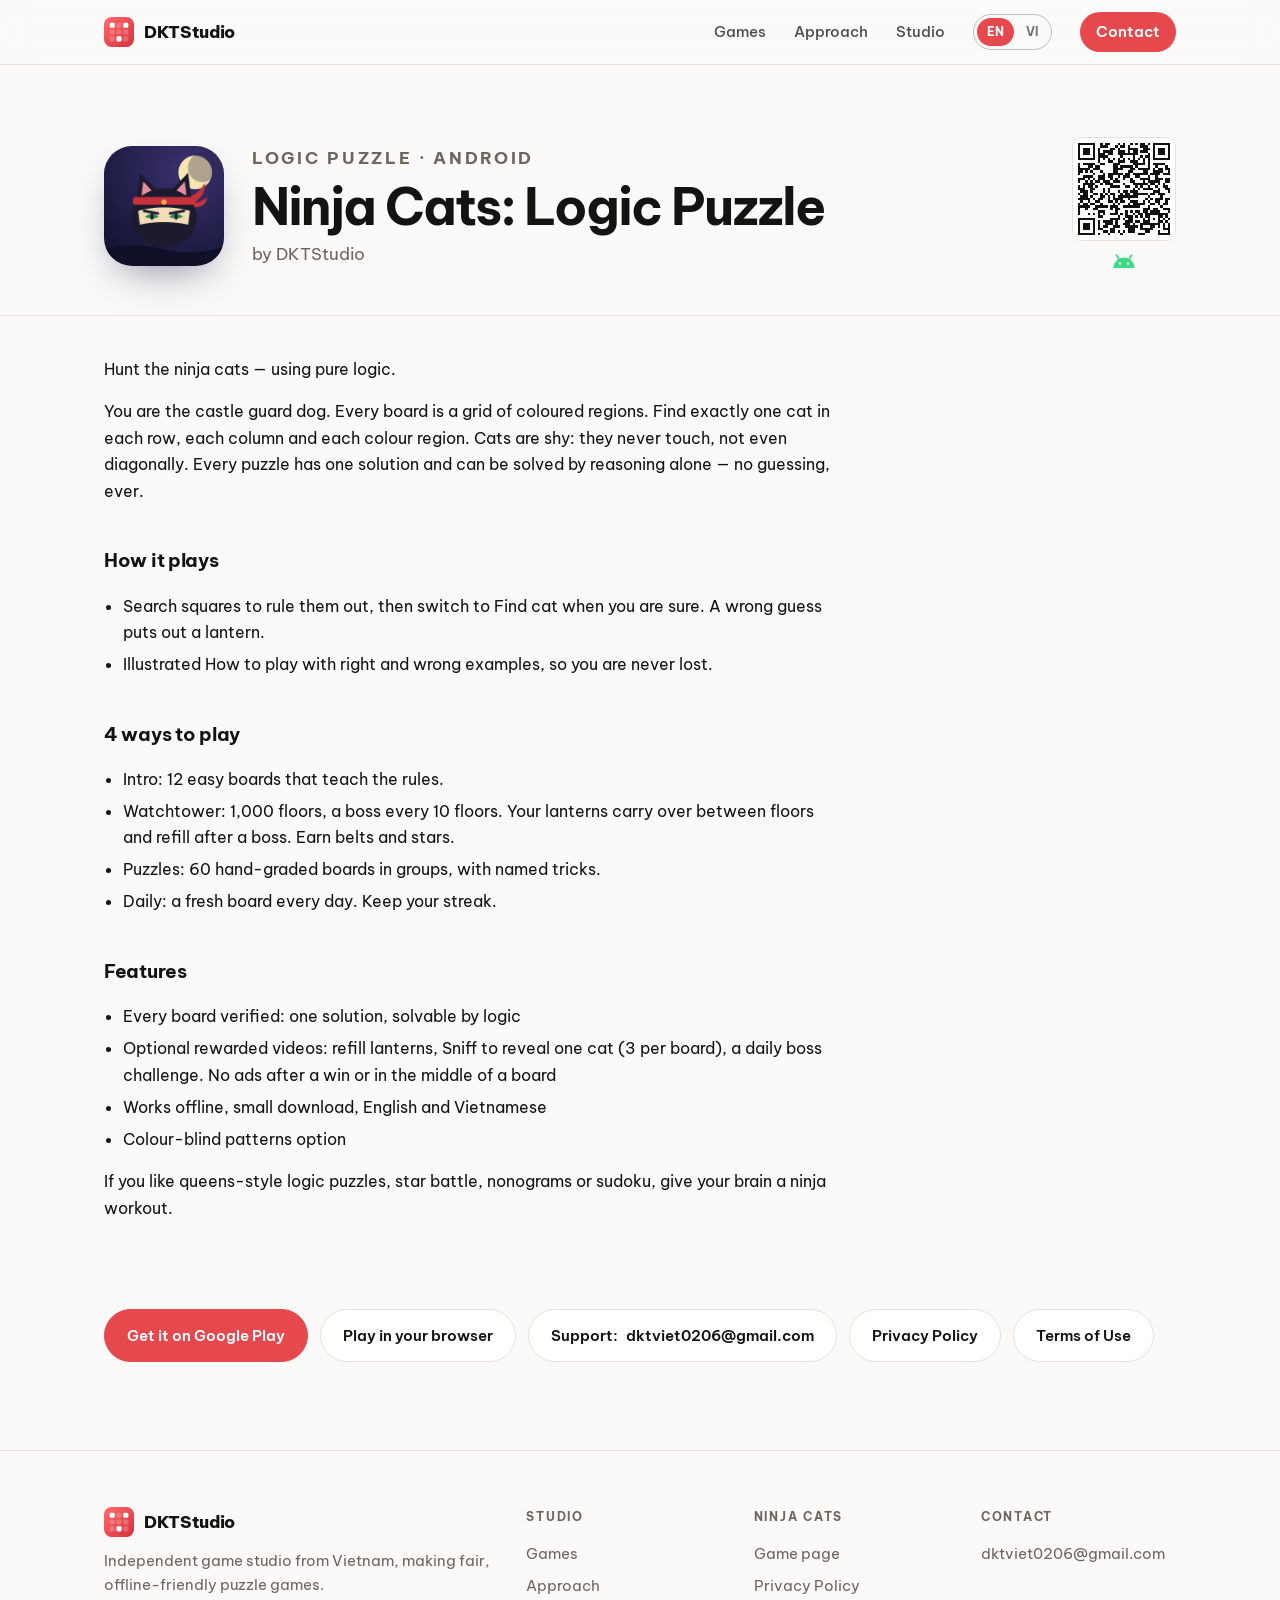
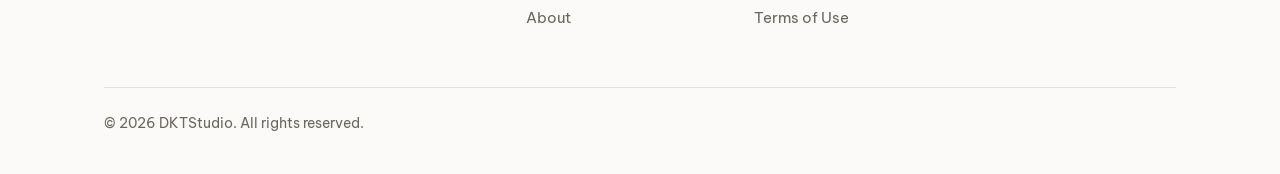
<file: ninja-cats/index.html>
<!doctype html>
<html lang="en" data-lang="en" data-title-en="Ninja Cats: Logic Puzzle — DKTStudio" data-title-vi="Mèo Ninja: Câu Đố Logic — DKTStudio"><head><meta charset="utf-8"><meta name="viewport" content="width=device-width,initial-scale=1"><meta name="generator" content="dkt-landingpage">
<title>Ninja Cats: Logic Puzzle — DKTStudio</title><meta name="description" content="Ninja Cats: Logic Puzzle — a no-guess logic puzzle game by DKTStudio.">
<meta property="og:title" content="Ninja Cats: Logic Puzzle — DKTStudio"><meta property="og:description" content="Ninja Cats: Logic Puzzle — a no-guess logic puzzle game by DKTStudio.">
<link rel="icon" href="../favicon.ico" sizes="48x48"><link rel="icon" href="../favicon.svg" type="image/svg+xml"><link rel="apple-touch-icon" href="../apple-touch-icon.png"><script>(function(){var q=new URLSearchParams(location.search).get('lang'),s=null;
try{s=localStorage.getItem('lang')}catch(e){}
var l=q||s||((navigator.language||'').toLowerCase().indexOf('vi')===0?'vi':'en');if(l!=='vi')l='en';
var d=document.documentElement;function apply(v){d.dataset.lang=v;d.lang=v;document.title=v==='vi'?d.dataset.titleVi:d.dataset.titleEn}apply(l);
window.setLang=function(v){apply(v);try{localStorage.setItem('lang',v)}catch(e){}};})();</script><link rel="preconnect" href="https://fonts.googleapis.com"><link rel="preconnect" href="https://fonts.gstatic.com" crossorigin><link href="https://fonts.googleapis.com/css2?family=Be+Vietnam+Pro:wght@400;500;600;700;800&display=swap" rel="stylesheet"><style>:root{--bg:#fbfaf8;--fg:#14130f;--muted:#6b665e;--soft:#f1efeb;--line:#e6e2db;--card:#fff;--accent:#e5484d;--accent-ink:#fff;
--hero:#0e0d14;--hero-fg:#f5f2ec;--hero-muted:#a8a3b8;--hero-line:rgba(255,255,255,.09)}
@media (prefers-color-scheme:dark){:root{--bg:#0f0e12;--fg:#efece6;--muted:#9a95a3;--soft:#18171c;--line:#26242b;--card:#141318;--accent:#ff6369}}
*{box-sizing:border-box}html{-webkit-text-size-adjust:100%;scroll-behavior:smooth}
body{margin:0;background:var(--bg);color:var(--fg);font:16px/1.65 "Be Vietnam Pro",system-ui,-apple-system,"Segoe UI",Roboto,sans-serif;-webkit-font-smoothing:antialiased}
a{color:inherit}img{display:block;max-width:100%}
.wrap{max-width:1120px;margin:0 auto;padding:0 24px}
/* nav */
.nav{position:sticky;top:0;z-index:10;backdrop-filter:saturate(1.4) blur(14px);-webkit-backdrop-filter:saturate(1.4) blur(14px);background:color-mix(in srgb,var(--bg) 82%,transparent);border-bottom:1px solid var(--line)}
.nav.dark{background:color-mix(in srgb,var(--hero) 80%,transparent);border-color:var(--hero-line);color:var(--hero-fg)}
.nav .wrap{display:flex;align-items:center;justify-content:space-between;height:64px}
.brand{display:flex;align-items:center;gap:10px;text-decoration:none;font-weight:800;letter-spacing:-.02em;font-size:1.05rem}
.mark{min-width:38px;height:30px;padding:0 7px;border-radius:8px;background:var(--accent);color:#fff;display:grid;place-items:center;font-size:.72rem;font-weight:800;letter-spacing:0}
.links{display:flex;align-items:center;gap:28px;font-size:.92rem;font-weight:500}
.links a{text-decoration:none;opacity:.75}.links a:hover{opacity:1}
.links a.cta{opacity:1;background:var(--accent);color:var(--accent-ink);padding:8px 16px;border-radius:999px;font-weight:600}
@media (max-width:640px){.links a:not(.cta){display:none}}
/* hero */
.hero{background:var(--hero);color:var(--hero-fg);position:relative;overflow:hidden}
.hero:before{content:"";position:absolute;inset:0;background:
radial-gradient(600px 300px at 80% 10%,rgba(229,72,77,.28),transparent 70%),
radial-gradient(500px 300px at 10% 90%,rgba(120,90,255,.18),transparent 70%);pointer-events:none}
.hero:after{content:"";position:absolute;inset:0;background-image:linear-gradient(var(--hero-line) 1px,transparent 1px),linear-gradient(90deg,var(--hero-line) 1px,transparent 1px);background-size:56px 56px;mask-image:radial-gradient(ellipse at 70% 30%,#000 10%,transparent 70%);-webkit-mask-image:radial-gradient(ellipse at 70% 30%,#000 10%,transparent 70%);pointer-events:none}
.hero .wrap{position:relative;z-index:1;padding-top:112px;padding-bottom:96px}
.tag{display:inline-flex;align-items:center;gap:8px;font-size:.8rem;font-weight:600;color:var(--hero-muted);border:1px solid var(--hero-line);border-radius:999px;padding:6px 14px;background:rgba(255,255,255,.03)}
.dot{width:7px;height:7px;border-radius:50%;background:#3ddc84;box-shadow:0 0 0 4px rgba(61,220,132,.15)}
.hero h1{font-size:clamp(2.6rem,7.2vw,5.2rem);line-height:1.02;letter-spacing:-.045em;font-weight:800;margin:26px 0 22px;max-width:13ch}
.hero h1 em{font-style:normal;color:var(--accent)}
.hero p.lead{font-size:clamp(1.05rem,2vw,1.25rem);color:var(--hero-muted);max-width:38em;margin:0 0 36px}
.btns{display:flex;flex-wrap:wrap;gap:12px}
.btn{display:inline-flex;align-items:center;gap:8px;text-decoration:none;font-weight:600;font-size:.95rem;padding:13px 22px;border-radius:999px;border:1px solid var(--line);background:var(--card);transition:transform .15s,border-color .15s}
.ic{vertical-align:-.125em;flex:none}
.btn:hover{transform:translateY(-1px);border-color:var(--accent)}
.btn.primary{background:var(--accent);color:var(--accent-ink);border-color:var(--accent)}
.hero .btn:not(.primary){background:transparent;color:var(--hero-fg);border-color:rgba(255,255,255,.18)}
.stats{display:grid;grid-template-columns:repeat(4,1fr);gap:0;margin-top:80px;border-top:1px solid var(--hero-line)}
.stats div{padding:24px 24px 0 0}.stats b{display:block;font-size:clamp(1.6rem,3.4vw,2.3rem);letter-spacing:-.03em;font-weight:800}
.stats span{color:var(--hero-muted);font-size:.88rem}
@media (max-width:720px){.stats{grid-template-columns:repeat(2,1fr)}}
/* sections */
section.sec{padding:104px 0;border-bottom:1px solid var(--line)}
.kicker{font-size:.78rem;letter-spacing:.16em;text-transform:uppercase;color:var(--accent);font-weight:700;margin:0 0 14px}
h2.title{font-size:clamp(1.9rem,4.4vw,3rem);line-height:1.08;letter-spacing:-.035em;margin:0 0 16px;font-weight:800;max-width:18ch}
p.sub{color:var(--muted);font-size:1.08rem;max-width:40em;margin:0}
.head{display:flex;justify-content:space-between;align-items:flex-end;gap:24px;flex-wrap:wrap;margin-bottom:48px}
/* game card */
.game{display:grid;grid-template-columns:auto 1fr;gap:32px;align-items:center;background:var(--card);border:1px solid var(--line);border-radius:28px;padding:36px;transition:border-color .2s,box-shadow .2s}
.game:hover{border-color:color-mix(in srgb,var(--accent) 50%,var(--line));box-shadow:0 24px 60px -30px rgba(0,0,0,.25)}
.game img{width:148px;height:148px;border-radius:34px;box-shadow:0 18px 40px -16px rgba(20,10,60,.55)}
.game h3{font-size:clamp(1.5rem,3vw,2rem);letter-spacing:-.03em;margin:0;line-height:1.15}
.game .vi{color:var(--muted);margin:4px 0 14px;font-weight:500}
.game p.desc{margin:0 0 20px;max-width:46em}
.chips{display:flex;flex-wrap:wrap;gap:8px;margin-bottom:22px}
.chip{font-size:.78rem;font-weight:600;padding:5px 12px;border-radius:999px;background:var(--soft);color:var(--muted)}
.chip.live{background:color-mix(in srgb,#3ddc84 16%,transparent);color:#1f9d57}
@media (max-width:640px){.game{grid-template-columns:1fr;padding:24px;gap:20px}.game img{width:112px;height:112px;border-radius:26px}}
.soon{margin-top:20px;border:1px dashed var(--line);border-radius:28px;padding:28px 36px;color:var(--muted);display:flex;justify-content:space-between;gap:16px;flex-wrap:wrap}
.soon b{color:var(--fg)}
/* principles */
.grid3{display:grid;grid-template-columns:repeat(3,1fr);gap:20px}
@media (max-width:860px){.grid3{grid-template-columns:1fr}}
.card{background:var(--card);border:1px solid var(--line);border-radius:22px;padding:30px}
.card .n{font-size:.8rem;font-weight:700;color:var(--accent);letter-spacing:.08em}
.card h4{font-size:1.2rem;letter-spacing:-.02em;margin:14px 0 8px}.card p{margin:0;color:var(--muted)}
/* about */
.about{display:grid;grid-template-columns:1fr 1fr;gap:64px;align-items:start}
.about p{color:var(--muted);font-size:1.05rem;margin:0 0 16px}
.facts{list-style:none;padding:0;margin:0;border-top:1px solid var(--line)}
.facts li{display:flex;justify-content:space-between;gap:16px;padding:16px 0;border-bottom:1px solid var(--line)}
.facts li span{color:var(--muted)}.facts li b{text-align:right}
@media (max-width:860px){.about{grid-template-columns:1fr;gap:32px}}
/* contact band */
.band{background:var(--hero);color:var(--hero-fg);border-radius:32px;padding:clamp(36px,6vw,72px);position:relative;overflow:hidden;margin:104px 0}
.band:before{content:"";position:absolute;inset:0;background:radial-gradient(500px 260px at 90% 0%,rgba(229,72,77,.35),transparent 70%)}
.band>*{position:relative}.band h2{font-size:clamp(1.8rem,4.4vw,3rem);letter-spacing:-.035em;line-height:1.08;margin:0 0 14px;max-width:16ch}
.band p{color:var(--hero-muted);margin:0 0 28px;max-width:36em;font-size:1.05rem}
/* footer */
footer{border-top:1px solid var(--line);padding:56px 0 40px;font-size:.92rem}
.fgrid{display:grid;grid-template-columns:2fr 1fr 1fr 1fr;gap:32px}
.fgrid h5{font-size:.78rem;letter-spacing:.14em;text-transform:uppercase;color:var(--muted);margin:0 0 14px}
.fgrid a.brand{display:flex;margin-bottom:0}.fgrid a{display:block;text-decoration:none;color:var(--muted);margin:0 0 8px}.fgrid a:hover{color:var(--fg)}
.fgrid p{color:var(--muted);margin:12px 0 0;max-width:28em}
.legalline{display:flex;justify-content:space-between;flex-wrap:wrap;gap:12px;color:var(--muted);margin-top:48px;padding-top:24px;border-top:1px solid var(--line);font-size:.85rem}
@media (max-width:760px){.fgrid{grid-template-columns:1fr 1fr}.fgrid>div:first-child{grid-column:1/-1}}
/* game + legal pages */
.pagehead{padding:72px 0 40px;border-bottom:1px solid var(--line)}
.pagehead .row{display:flex;gap:28px;align-items:center;flex-wrap:wrap}
.pagehead img{width:120px;height:120px;border-radius:28px;box-shadow:0 18px 40px -16px rgba(20,10,60,.5)}
.pagehead h1{font-size:clamp(2rem,5vw,3.2rem);letter-spacing:-.04em;line-height:1.05;margin:0}
.pagehead p{color:var(--muted);margin:6px 0 0;font-size:1.05rem}
.prose{max-width:740px;padding:24px 0 72px}
.prose h1{font-size:clamp(1.7rem,4vw,2.3rem);letter-spacing:-.03em;line-height:1.12;margin:24px 0 6px}
.prose h1+p{color:var(--muted);margin-top:0}
.prose h2{font-size:1.18rem;letter-spacing:-.015em;margin:2.2em 0 .5em}
.prose ul{padding-left:1.2em}.prose li{margin:.35em 0}.prose a{color:var(--accent)}
/* language: html[data-lang] picks which copy shows; set before paint by the head script */
html[data-lang="en"] [data-l="vi"],html[data-lang="vi"] [data-l="en"]{display:none!important}
.lsw{display:inline-flex;border:1px solid currentColor;border-color:color-mix(in srgb,currentColor 25%,transparent);border-radius:999px;padding:3px;gap:2px}
.lsw button{all:unset;cursor:pointer;font-size:.78rem;font-weight:700;padding:4px 10px;border-radius:999px;opacity:.6}
html[data-lang="en"] .lsw [data-set="en"],html[data-lang="vi"] .lsw [data-set="vi"]{background:var(--accent);color:#fff;opacity:1}
.qr{display:flex;align-items:center;gap:20px;margin:0 0 28px;max-width:34em}.qr svg{flex:none;border-radius:8px;border:1px solid #e5e5e5}.qr p{margin:0;color:#666}
@media (max-width:720px){.qr{display:none}}
.head-qr{margin-left:auto;align-self:flex-end;display:flex;flex-direction:column;align-items:center;gap:6px;text-decoration:none}.head-qr svg:first-child{border-radius:10px;border:1px solid var(--line);background:#fff}
.head-cta{display:none;margin-top:16px}
.game.has-qr{grid-template-columns:auto 1fr auto}
.card-qr{display:flex;flex-direction:column;align-items:center;gap:6px;text-decoration:none}.card-qr svg:first-child{border-radius:10px;border:1px solid var(--line);background:#fff}
@media (max-width:900px){.game.has-qr{grid-template-columns:auto 1fr}.card-qr{display:none}}
@media (max-width:640px){.game.has-qr{grid-template-columns:1fr}}
@media (max-width:720px){.head-qr{display:none}.head-cta{display:flex}}
.card.step{display:flex;flex-direction:column;align-items:flex-start}.card.step h4{margin-top:10px}.card.step .btns{margin-top:auto;padding-top:24px}
.card.step .back{font-size:.85rem;margin-top:10px}.card.step .opened{display:none;margin-left:10px;color:#2e9e5b;font-weight:600;letter-spacing:0}.card.step .opened .ic{vertical-align:-2px;margin-right:3px}
.card.step.done .opened{display:inline}.card.step.done{opacity:.75}.card.step.next{border-color:var(--accent);box-shadow:0 0 0 2px var(--accent)}
.inapp{border:2px solid var(--accent);border-radius:16px;padding:18px;margin:24px 0}.inapp p{margin:0 0 12px}.inapp .back{margin:12px 0 0;font-size:.85rem}
.upd{color:var(--muted);font-size:.9rem}
.card.ver,.card.rules{margin:24px 0;max-width:46em}.card.ver{border-color:var(--accent);box-shadow:0 0 0 2px var(--accent)}
.card.ver h4{font-size:1.6rem;margin:6px 0 8px}.card.ver h4 small{font-size:.95rem;font-weight:500;color:var(--muted)}.card.ver .btns{margin-top:16px}
.card.rules ol{margin:10px 0 0;padding-left:1.3em}.card.rules li{margin:0 0 10px}
.vers{padding-left:1.2em}.vers li{margin:0 0 12px}
</style></head>
<body>
<header class="nav"><div class="wrap">
<a class="brand" href="../"><svg xmlns="http://www.w3.org/2000/svg" viewBox="0 0 64 64" width="30" height="30" aria-hidden="true"><defs><linearGradient id="lg1" x1="0" y1="0" x2="1" y2="1"><stop offset="0" stop-color="#ff6b6f"/><stop offset="1" stop-color="#d6303a"/></linearGradient></defs><rect width="64" height="64" rx="16" fill="url(#lg1)"/><rect x="12" y="12" width="11" height="11" rx="3" fill="#fff"/><rect x="26.5" y="12" width="11" height="11" rx="3" fill="#fff" fill-opacity=".2"/><rect x="41" y="12" width="11" height="11" rx="3" fill="#fff"/><rect x="12" y="26.5" width="11" height="11" rx="3" fill="#fff" fill-opacity=".2"/><rect x="26.5" y="26.5" width="11" height="11" rx="3" fill="#fff" fill-opacity=".2"/><rect x="41" y="26.5" width="11" height="11" rx="3" fill="#fff" fill-opacity=".2"/><rect x="12" y="41" width="11" height="11" rx="3" fill="#fff" fill-opacity=".2"/><rect x="26.5" y="41" width="11" height="11" rx="3" fill="#fff"/><rect x="41" y="41" width="11" height="11" rx="3" fill="#fff" fill-opacity=".2"/></svg>DKTStudio</a>
<nav class="links"><a href="../#games"><span data-l="en">Games</span><span data-l="vi">Trò chơi</span></a><a href="../#approach"><span data-l="en">Approach</span><span data-l="vi">Cách làm</span></a><a href="../#about"><span data-l="en">Studio</span><span data-l="vi">Về studio</span></a>
<span class="lsw" role="group" aria-label="Language"><button data-set="en" onclick="setLang('en')">EN</button><button data-set="vi" onclick="setLang('vi')">VI</button></span><a class="cta" href="mailto:dktviet0206@gmail.com"><span data-l="en">Contact</span><span data-l="vi">Liên hệ</span></a></nav>
</div></header>
<section class="pagehead"><div class="wrap"><div class="row"><img src="icon.png" alt="" width="120" height="120"><div><p class="kicker" style="margin:0 0 8px"><span data-l="en">Logic puzzle · Android</span><span data-l="vi">Câu đố logic · Android</span></p><h1><span data-l="en">Ninja Cats: Logic Puzzle</span><span data-l="vi">Mèo Ninja: Câu Đố Logic</span></h1><p><span data-l="en">by DKTStudio</span><span data-l="vi">của DKTStudio</span></p><div class="btns head-cta"><a class="btn primary" href="https://play.google.com/store/apps/details?id=com.ninjacatsgames.logicpuzzle"><span data-l="en">Get it on Google Play</span><span data-l="vi">Tải trên Google Play</span><svg class="ic" xmlns="http://www.w3.org/2000/svg" viewBox="0 0 24 24" width="1em" height="1em" aria-hidden="true"><path fill="none" stroke="currentColor" stroke-linecap="round" stroke-linejoin="round" stroke-width="2" d="M5 12h14m-7-7l7 7l-7 7"/></svg></a></div></div><a class="head-qr" href="https://play.google.com/store/apps/details?id=com.ninjacatsgames.logicpuzzle" title="Ninja Cats: Logic Puzzle on Google Play"><svg xmlns="http://www.w3.org/2000/svg" viewBox="0 0 41 41" width="104" height="104" shape-rendering="crispEdges" role="img" aria-label="QR"><rect width="100%" height="100%" fill="#fff"/><path d="M2 2h1v1h-1zM3 2h1v1h-1zM4 2h1v1h-1zM5 2h1v1h-1zM6 2h1v1h-1zM7 2h1v1h-1zM8 2h1v1h-1zM11 2h1v1h-1zM13 2h1v1h-1zM14 2h1v1h-1zM18 2h1v1h-1zM20 2h1v1h-1zM23 2h1v1h-1zM25 2h1v1h-1zM27 2h1v1h-1zM28 2h1v1h-1zM30 2h1v1h-1zM32 2h1v1h-1zM33 2h1v1h-1zM34 2h1v1h-1zM35 2h1v1h-1zM36 2h1v1h-1zM37 2h1v1h-1zM38 2h1v1h-1zM2 3h1v1h-1zM8 3h1v1h-1zM11 3h1v1h-1zM12 3h1v1h-1zM13 3h1v1h-1zM17 3h1v1h-1zM19 3h1v1h-1zM20 3h1v1h-1zM22 3h1v1h-1zM27 3h1v1h-1zM28 3h1v1h-1zM29 3h1v1h-1zM32 3h1v1h-1zM38 3h1v1h-1zM2 4h1v1h-1zM4 4h1v1h-1zM5 4h1v1h-1zM6 4h1v1h-1zM8 4h1v1h-1zM10 4h1v1h-1zM15 4h1v1h-1zM16 4h1v1h-1zM18 4h1v1h-1zM22 4h1v1h-1zM23 4h1v1h-1zM24 4h1v1h-1zM25 4h1v1h-1zM28 4h1v1h-1zM29 4h1v1h-1zM30 4h1v1h-1zM32 4h1v1h-1zM34 4h1v1h-1zM35 4h1v1h-1zM36 4h1v1h-1zM38 4h1v1h-1zM2 5h1v1h-1zM4 5h1v1h-1zM5 5h1v1h-1zM6 5h1v1h-1zM8 5h1v1h-1zM10 5h1v1h-1zM12 5h1v1h-1zM13 5h1v1h-1zM14 5h1v1h-1zM15 5h1v1h-1zM18 5h1v1h-1zM19 5h1v1h-1zM20 5h1v1h-1zM22 5h1v1h-1zM24 5h1v1h-1zM25 5h1v1h-1zM27 5h1v1h-1zM28 5h1v1h-1zM29 5h1v1h-1zM32 5h1v1h-1zM34 5h1v1h-1zM35 5h1v1h-1zM36 5h1v1h-1zM38 5h1v1h-1zM2 6h1v1h-1zM4 6h1v1h-1zM5 6h1v1h-1zM6 6h1v1h-1zM8 6h1v1h-1zM10 6h1v1h-1zM11 6h1v1h-1zM12 6h1v1h-1zM14 6h1v1h-1zM15 6h1v1h-1zM18 6h1v1h-1zM19 6h1v1h-1zM20 6h1v1h-1zM21 6h1v1h-1zM22 6h1v1h-1zM23 6h1v1h-1zM24 6h1v1h-1zM25 6h1v1h-1zM30 6h1v1h-1zM32 6h1v1h-1zM34 6h1v1h-1zM35 6h1v1h-1zM36 6h1v1h-1zM38 6h1v1h-1zM2 7h1v1h-1zM8 7h1v1h-1zM10 7h1v1h-1zM11 7h1v1h-1zM12 7h1v1h-1zM13 7h1v1h-1zM19 7h1v1h-1zM24 7h1v1h-1zM27 7h1v1h-1zM29 7h1v1h-1zM30 7h1v1h-1zM32 7h1v1h-1zM38 7h1v1h-1zM2 8h1v1h-1zM3 8h1v1h-1zM4 8h1v1h-1zM5 8h1v1h-1zM6 8h1v1h-1zM7 8h1v1h-1zM8 8h1v1h-1zM10 8h1v1h-1zM12 8h1v1h-1zM14 8h1v1h-1zM16 8h1v1h-1zM18 8h1v1h-1zM20 8h1v1h-1zM22 8h1v1h-1zM24 8h1v1h-1zM26 8h1v1h-1zM28 8h1v1h-1zM30 8h1v1h-1zM32 8h1v1h-1zM33 8h1v1h-1zM34 8h1v1h-1zM35 8h1v1h-1zM36 8h1v1h-1zM37 8h1v1h-1zM38 8h1v1h-1zM10 9h1v1h-1zM14 9h1v1h-1zM15 9h1v1h-1zM18 9h1v1h-1zM19 9h1v1h-1zM20 9h1v1h-1zM23 9h1v1h-1zM24 9h1v1h-1zM25 9h1v1h-1zM28 9h1v1h-1zM30 9h1v1h-1zM2 10h1v1h-1zM4 10h1v1h-1zM5 10h1v1h-1zM6 10h1v1h-1zM7 10h1v1h-1zM8 10h1v1h-1zM11 10h1v1h-1zM12 10h1v1h-1zM16 10h1v1h-1zM17 10h1v1h-1zM18 10h1v1h-1zM24 10h1v1h-1zM25 10h1v1h-1zM26 10h1v1h-1zM27 10h1v1h-1zM28 10h1v1h-1zM30 10h1v1h-1zM32 10h1v1h-1zM33 10h1v1h-1zM34 10h1v1h-1zM35 10h1v1h-1zM36 10h1v1h-1zM2 11h1v1h-1zM6 11h1v1h-1zM7 11h1v1h-1zM9 11h1v1h-1zM10 11h1v1h-1zM16 11h1v1h-1zM17 11h1v1h-1zM19 11h1v1h-1zM20 11h1v1h-1zM21 11h1v1h-1zM22 11h1v1h-1zM23 11h1v1h-1zM25 11h1v1h-1zM30 11h1v1h-1zM33 11h1v1h-1zM37 11h1v1h-1zM2 12h1v1h-1zM3 12h1v1h-1zM4 12h1v1h-1zM5 12h1v1h-1zM6 12h1v1h-1zM8 12h1v1h-1zM9 12h1v1h-1zM10 12h1v1h-1zM16 12h1v1h-1zM17 12h1v1h-1zM18 12h1v1h-1zM19 12h1v1h-1zM23 12h1v1h-1zM24 12h1v1h-1zM26 12h1v1h-1zM27 12h1v1h-1zM28 12h1v1h-1zM29 12h1v1h-1zM30 12h1v1h-1zM32 12h1v1h-1zM34 12h1v1h-1zM35 12h1v1h-1zM37 12h1v1h-1zM38 12h1v1h-1zM2 13h1v1h-1zM3 13h1v1h-1zM5 13h1v1h-1zM7 13h1v1h-1zM11 13h1v1h-1zM16 13h1v1h-1zM17 13h1v1h-1zM22 13h1v1h-1zM23 13h1v1h-1zM28 13h1v1h-1zM29 13h1v1h-1zM32 13h1v1h-1zM33 13h1v1h-1zM34 13h1v1h-1zM35 13h1v1h-1zM38 13h1v1h-1zM2 14h1v1h-1zM8 14h1v1h-1zM12 14h1v1h-1zM14 14h1v1h-1zM15 14h1v1h-1zM16 14h1v1h-1zM17 14h1v1h-1zM18 14h1v1h-1zM19 14h1v1h-1zM21 14h1v1h-1zM22 14h1v1h-1zM24 14h1v1h-1zM25 14h1v1h-1zM26 14h1v1h-1zM27 14h1v1h-1zM28 14h1v1h-1zM29 14h1v1h-1zM31 14h1v1h-1zM32 14h1v1h-1zM33 14h1v1h-1zM34 14h1v1h-1zM36 14h1v1h-1zM37 14h1v1h-1zM38 14h1v1h-1zM4 15h1v1h-1zM5 15h1v1h-1zM6 15h1v1h-1zM7 15h1v1h-1zM10 15h1v1h-1zM11 15h1v1h-1zM12 15h1v1h-1zM14 15h1v1h-1zM15 15h1v1h-1zM18 15h1v1h-1zM20 15h1v1h-1zM21 15h1v1h-1zM22 15h1v1h-1zM25 15h1v1h-1zM26 15h1v1h-1zM30 15h1v1h-1zM33 15h1v1h-1zM2 16h1v1h-1zM3 16h1v1h-1zM4 16h1v1h-1zM6 16h1v1h-1zM8 16h1v1h-1zM10 16h1v1h-1zM11 16h1v1h-1zM12 16h1v1h-1zM15 16h1v1h-1zM17 16h1v1h-1zM20 16h1v1h-1zM23 16h1v1h-1zM27 16h1v1h-1zM28 16h1v1h-1zM29 16h1v1h-1zM30 16h1v1h-1zM33 16h1v1h-1zM34 16h1v1h-1zM35 16h1v1h-1zM37 16h1v1h-1zM38 16h1v1h-1zM2 17h1v1h-1zM5 17h1v1h-1zM7 17h1v1h-1zM9 17h1v1h-1zM10 17h1v1h-1zM12 17h1v1h-1zM13 17h1v1h-1zM14 17h1v1h-1zM16 17h1v1h-1zM17 17h1v1h-1zM18 17h1v1h-1zM23 17h1v1h-1zM24 17h1v1h-1zM28 17h1v1h-1zM30 17h1v1h-1zM31 17h1v1h-1zM32 17h1v1h-1zM33 17h1v1h-1zM34 17h1v1h-1zM37 17h1v1h-1zM38 17h1v1h-1zM4 18h1v1h-1zM5 18h1v1h-1zM6 18h1v1h-1zM7 18h1v1h-1zM8 18h1v1h-1zM11 18h1v1h-1zM13 18h1v1h-1zM14 18h1v1h-1zM15 18h1v1h-1zM20 18h1v1h-1zM24 18h1v1h-1zM25 18h1v1h-1zM26 18h1v1h-1zM27 18h1v1h-1zM28 18h1v1h-1zM29 18h1v1h-1zM31 18h1v1h-1zM32 18h1v1h-1zM34 18h1v1h-1zM36 18h1v1h-1zM2 19h1v1h-1zM4 19h1v1h-1zM6 19h1v1h-1zM7 19h1v1h-1zM9 19h1v1h-1zM15 19h1v1h-1zM16 19h1v1h-1zM17 19h1v1h-1zM18 19h1v1h-1zM21 19h1v1h-1zM22 19h1v1h-1zM25 19h1v1h-1zM27 19h1v1h-1zM30 19h1v1h-1zM33 19h1v1h-1zM36 19h1v1h-1zM37 19h1v1h-1zM2 20h1v1h-1zM3 20h1v1h-1zM4 20h1v1h-1zM7 20h1v1h-1zM8 20h1v1h-1zM12 20h1v1h-1zM14 20h1v1h-1zM24 20h1v1h-1zM26 20h1v1h-1zM28 20h1v1h-1zM29 20h1v1h-1zM30 20h1v1h-1zM31 20h1v1h-1zM34 20h1v1h-1zM37 20h1v1h-1zM38 20h1v1h-1zM3 21h1v1h-1zM4 21h1v1h-1zM5 21h1v1h-1zM7 21h1v1h-1zM12 21h1v1h-1zM14 21h1v1h-1zM18 21h1v1h-1zM20 21h1v1h-1zM21 21h1v1h-1zM23 21h1v1h-1zM24 21h1v1h-1zM25 21h1v1h-1zM32 21h1v1h-1zM33 21h1v1h-1zM34 21h1v1h-1zM38 21h1v1h-1zM2 22h1v1h-1zM4 22h1v1h-1zM5 22h1v1h-1zM8 22h1v1h-1zM9 22h1v1h-1zM11 22h1v1h-1zM13 22h1v1h-1zM15 22h1v1h-1zM16 22h1v1h-1zM19 22h1v1h-1zM21 22h1v1h-1zM22 22h1v1h-1zM24 22h1v1h-1zM25 22h1v1h-1zM26 22h1v1h-1zM27 22h1v1h-1zM28 22h1v1h-1zM29 22h1v1h-1zM31 22h1v1h-1zM32 22h1v1h-1zM34 22h1v1h-1zM35 22h1v1h-1zM36 22h1v1h-1zM3 23h1v1h-1zM4 23h1v1h-1zM5 23h1v1h-1zM7 23h1v1h-1zM11 23h1v1h-1zM12 23h1v1h-1zM14 23h1v1h-1zM16 23h1v1h-1zM18 23h1v1h-1zM19 23h1v1h-1zM20 23h1v1h-1zM21 23h1v1h-1zM22 23h1v1h-1zM23 23h1v1h-1zM24 23h1v1h-1zM25 23h1v1h-1zM30 23h1v1h-1zM35 23h1v1h-1zM2 24h1v1h-1zM3 24h1v1h-1zM4 24h1v1h-1zM5 24h1v1h-1zM6 24h1v1h-1zM8 24h1v1h-1zM10 24h1v1h-1zM11 24h1v1h-1zM14 24h1v1h-1zM16 24h1v1h-1zM17 24h1v1h-1zM18 24h1v1h-1zM19 24h1v1h-1zM22 24h1v1h-1zM29 24h1v1h-1zM31 24h1v1h-1zM33 24h1v1h-1zM34 24h1v1h-1zM35 24h1v1h-1zM37 24h1v1h-1zM38 24h1v1h-1zM3 25h1v1h-1zM6 25h1v1h-1zM9 25h1v1h-1zM10 25h1v1h-1zM14 25h1v1h-1zM15 25h1v1h-1zM17 25h1v1h-1zM19 25h1v1h-1zM20 25h1v1h-1zM23 25h1v1h-1zM24 25h1v1h-1zM25 25h1v1h-1zM28 25h1v1h-1zM30 25h1v1h-1zM33 25h1v1h-1zM34 25h1v1h-1zM37 25h1v1h-1zM2 26h1v1h-1zM4 26h1v1h-1zM5 26h1v1h-1zM7 26h1v1h-1zM8 26h1v1h-1zM11 26h1v1h-1zM16 26h1v1h-1zM18 26h1v1h-1zM22 26h1v1h-1zM24 26h1v1h-1zM25 26h1v1h-1zM26 26h1v1h-1zM27 26h1v1h-1zM28 26h1v1h-1zM31 26h1v1h-1zM32 26h1v1h-1zM34 26h1v1h-1zM36 26h1v1h-1zM37 26h1v1h-1zM2 27h1v1h-1zM3 27h1v1h-1zM4 27h1v1h-1zM5 27h1v1h-1zM6 27h1v1h-1zM9 27h1v1h-1zM10 27h1v1h-1zM11 27h1v1h-1zM12 27h1v1h-1zM13 27h1v1h-1zM15 27h1v1h-1zM16 27h1v1h-1zM17 27h1v1h-1zM20 27h1v1h-1zM21 27h1v1h-1zM22 27h1v1h-1zM23 27h1v1h-1zM24 27h1v1h-1zM25 27h1v1h-1zM26 27h1v1h-1zM30 27h1v1h-1zM35 27h1v1h-1zM2 28h1v1h-1zM5 28h1v1h-1zM8 28h1v1h-1zM9 28h1v1h-1zM15 28h1v1h-1zM17 28h1v1h-1zM18 28h1v1h-1zM28 28h1v1h-1zM29 28h1v1h-1zM30 28h1v1h-1zM32 28h1v1h-1zM33 28h1v1h-1zM36 28h1v1h-1zM37 28h1v1h-1zM38 28h1v1h-1zM2 29h1v1h-1zM10 29h1v1h-1zM11 29h1v1h-1zM12 29h1v1h-1zM17 29h1v1h-1zM21 29h1v1h-1zM23 29h1v1h-1zM25 29h1v1h-1zM26 29h1v1h-1zM28 29h1v1h-1zM29 29h1v1h-1zM31 29h1v1h-1zM32 29h1v1h-1zM33 29h1v1h-1zM34 29h1v1h-1zM38 29h1v1h-1zM2 30h1v1h-1zM6 30h1v1h-1zM8 30h1v1h-1zM10 30h1v1h-1zM12 30h1v1h-1zM15 30h1v1h-1zM16 30h1v1h-1zM17 30h1v1h-1zM19 30h1v1h-1zM21 30h1v1h-1zM24 30h1v1h-1zM26 30h1v1h-1zM27 30h1v1h-1zM29 30h1v1h-1zM30 30h1v1h-1zM31 30h1v1h-1zM32 30h1v1h-1zM33 30h1v1h-1zM34 30h1v1h-1zM35 30h1v1h-1zM36 30h1v1h-1zM37 30h1v1h-1zM10 31h1v1h-1zM11 31h1v1h-1zM18 31h1v1h-1zM21 31h1v1h-1zM22 31h1v1h-1zM23 31h1v1h-1zM25 31h1v1h-1zM27 31h1v1h-1zM29 31h1v1h-1zM30 31h1v1h-1zM34 31h1v1h-1zM35 31h1v1h-1zM37 31h1v1h-1zM2 32h1v1h-1zM3 32h1v1h-1zM4 32h1v1h-1zM5 32h1v1h-1zM6 32h1v1h-1zM7 32h1v1h-1zM8 32h1v1h-1zM15 32h1v1h-1zM16 32h1v1h-1zM17 32h1v1h-1zM18 32h1v1h-1zM20 32h1v1h-1zM22 32h1v1h-1zM23 32h1v1h-1zM28 32h1v1h-1zM30 32h1v1h-1zM32 32h1v1h-1zM34 32h1v1h-1zM36 32h1v1h-1zM38 32h1v1h-1zM2 33h1v1h-1zM8 33h1v1h-1zM10 33h1v1h-1zM12 33h1v1h-1zM13 33h1v1h-1zM14 33h1v1h-1zM15 33h1v1h-1zM17 33h1v1h-1zM21 33h1v1h-1zM22 33h1v1h-1zM23 33h1v1h-1zM25 33h1v1h-1zM26 33h1v1h-1zM28 33h1v1h-1zM29 33h1v1h-1zM30 33h1v1h-1zM34 33h1v1h-1zM35 33h1v1h-1zM37 33h1v1h-1zM2 34h1v1h-1zM4 34h1v1h-1zM5 34h1v1h-1zM6 34h1v1h-1zM8 34h1v1h-1zM10 34h1v1h-1zM13 34h1v1h-1zM14 34h1v1h-1zM15 34h1v1h-1zM17 34h1v1h-1zM20 34h1v1h-1zM21 34h1v1h-1zM22 34h1v1h-1zM24 34h1v1h-1zM27 34h1v1h-1zM28 34h1v1h-1zM29 34h1v1h-1zM30 34h1v1h-1zM31 34h1v1h-1zM32 34h1v1h-1zM33 34h1v1h-1zM34 34h1v1h-1zM36 34h1v1h-1zM38 34h1v1h-1zM2 35h1v1h-1zM4 35h1v1h-1zM5 35h1v1h-1zM6 35h1v1h-1zM8 35h1v1h-1zM10 35h1v1h-1zM12 35h1v1h-1zM13 35h1v1h-1zM16 35h1v1h-1zM17 35h1v1h-1zM18 35h1v1h-1zM21 35h1v1h-1zM22 35h1v1h-1zM23 35h1v1h-1zM24 35h1v1h-1zM25 35h1v1h-1zM27 35h1v1h-1zM31 35h1v1h-1zM32 35h1v1h-1zM34 35h1v1h-1zM36 35h1v1h-1zM38 35h1v1h-1zM2 36h1v1h-1zM4 36h1v1h-1zM5 36h1v1h-1zM6 36h1v1h-1zM8 36h1v1h-1zM10 36h1v1h-1zM11 36h1v1h-1zM15 36h1v1h-1zM16 36h1v1h-1zM22 36h1v1h-1zM23 36h1v1h-1zM24 36h1v1h-1zM27 36h1v1h-1zM28 36h1v1h-1zM29 36h1v1h-1zM30 36h1v1h-1zM31 36h1v1h-1zM36 36h1v1h-1zM37 36h1v1h-1zM38 36h1v1h-1zM2 37h1v1h-1zM8 37h1v1h-1zM12 37h1v1h-1zM13 37h1v1h-1zM15 37h1v1h-1zM16 37h1v1h-1zM18 37h1v1h-1zM20 37h1v1h-1zM22 37h1v1h-1zM23 37h1v1h-1zM24 37h1v1h-1zM29 37h1v1h-1zM30 37h1v1h-1zM34 37h1v1h-1zM38 37h1v1h-1zM2 38h1v1h-1zM3 38h1v1h-1zM4 38h1v1h-1zM5 38h1v1h-1zM6 38h1v1h-1zM7 38h1v1h-1zM8 38h1v1h-1zM10 38h1v1h-1zM14 38h1v1h-1zM19 38h1v1h-1zM26 38h1v1h-1zM27 38h1v1h-1zM28 38h1v1h-1zM34 38h1v1h-1zM35 38h1v1h-1zM36 38h1v1h-1zM37 38h1v1h-1zM38 38h1v1h-1z" fill="#111"/></svg><svg class="android" xmlns="http://www.w3.org/2000/svg" viewBox="0 0 24 24" width="28" height="28" role="img" aria-label="Android"><path fill="#3DDC84" fill-rule="evenodd" d="M3 18a9 9 0 0 1 18 0zM8.5 13a1.1 1.1 0 1 0 0 2.2a1.1 1.1 0 1 0 0-2.2zM15.5 13a1.1 1.1 0 1 0 0 2.2a1.1 1.1 0 1 0 0-2.2z"/><path stroke="#3DDC84" stroke-width="1.6" stroke-linecap="round" d="M7.4 10.2 5.6 7M16.6 10.2 18.4 7"/></svg></a></div></div></section><div class="wrap"><div class="prose"><div data-l="en"><p>Hunt the ninja cats — using pure logic.</p>
<p>You are the castle guard dog. Every board is a grid of coloured regions. Find exactly one cat in each row, each column and each colour region. Cats are shy: they never touch, not even diagonally. Every puzzle has one solution and can be solved by reasoning alone — no guessing, ever.</p>
<h2>How it plays</h2>
<ul><li>Search squares to rule them out, then switch to Find cat when you are sure. A wrong guess puts out a lantern.</li><li>Illustrated How to play with right and wrong examples, so you are never lost.</li></ul>
<h2>4 ways to play</h2>
<ul><li>Intro: 12 easy boards that teach the rules.</li><li>Watchtower: 1,000 floors, a boss every 10 floors. Your lanterns carry over between floors and refill after a boss. Earn belts and stars.</li><li>Puzzles: 60 hand-graded boards in groups, with named tricks.</li><li>Daily: a fresh board every day. Keep your streak.</li></ul>
<h2>Features</h2>
<ul><li>Every board verified: one solution, solvable by logic</li><li>Optional rewarded videos: refill lanterns, Sniff to reveal one cat (3 per board), a daily boss challenge. No ads after a win or in the middle of a board</li><li>Works offline, small download, English and Vietnamese</li><li>Colour-blind patterns option</li></ul>
<p>If you like queens-style logic puzzles, star battle, nonograms or sudoku, give your brain a ninja workout.</p></div><div data-l="vi"><p>Săn mèo ninja — chỉ bằng suy luận.</p>
<p>Bạn là chú chó canh thành. Mỗi bàn là một lưới chia vùng màu. Tìm đúng một mèo trên mỗi hàng, mỗi cột và mỗi vùng màu. Mèo rất nhút nhát: không bao giờ đứng cạnh nhau, kể cả đường chéo. Mỗi bàn chỉ có một lời giải và giải được hoàn toàn bằng suy luận — không bao giờ phải đoán.</p>
<h2>Cách chơi</h2>
<ul><li>Lục soát những ô chắc chắn trống, rồi chuyển sang Tìm mèo khi đã chắc. Đoán sai sẽ tắt một đèn lồng.</li><li>Có phần Cách chơi kèm hình, ví dụ đúng và sai, không lo bị lạc.</li></ul>
<h2>4 chế độ</h2>
<ul><li>Nhập môn: 12 bàn dễ dạy luật.</li><li>Tháp canh: 1.000 tầng, cứ 10 tầng có một trùm. Đèn lồng mang qua các tầng và được nạp đầy sau trùm. Lên đai, gom sao.</li><li>Giải thế: 60 bàn chấm độ khó, chia nhóm, có mẹo đặt tên.</li><li>Hằng ngày: mỗi ngày một bàn mới, giữ chuỗi ngày.</li></ul>
<h2>Tính năng</h2>
<ul><li>Mọi bàn đã kiểm tra: một lời giải, giải được bằng logic</li><li>Video thưởng tuỳ chọn: nạp đèn lồng, Săn hơi lộ một con mèo (3 lần mỗi bàn), thử thách trùm mỗi ngày. Không có quảng cáo sau khi thắng hay giữa bàn chơi</li><li>Chơi không cần mạng, dung lượng nhỏ, tiếng Việt và tiếng Anh</li><li>Tuỳ chọn hoa văn cho người mù màu</li></ul>
<p>Nếu bạn thích câu đố logic kiểu queens, star battle, nonogram hay sudoku, hãy cho não tập võ ninja.</p></div></div><div style="padding-bottom:88px"><div class="btns"><a class="btn primary" href="https://play.google.com/store/apps/details?id=com.ninjacatsgames.logicpuzzle"><span data-l="en">Get it on Google Play</span><span data-l="vi">Tải trên Google Play</span></a><a class="btn" href="play.html"><span data-l="en">Play in your browser</span><span data-l="vi">Chơi ngay trên trình duyệt</span></a><a class="btn" href="mailto:dktviet0206@gmail.com"><span data-l="en">Support:</span><span data-l="vi">Hỗ trợ:</span> dktviet0206@gmail.com</a><a class="btn" href="privacy.html"><span data-l="en">Privacy Policy</span><span data-l="vi">Chính sách quyền riêng tư</span></a><a class="btn" href="terms.html"><span data-l="en">Terms of Use</span><span data-l="vi">Điều khoản sử dụng</span></a></div></div></div>
<footer><div class="wrap">
<div class="fgrid">
<div><a class="brand" href="../" style="color:var(--fg)"><svg xmlns="http://www.w3.org/2000/svg" viewBox="0 0 64 64" width="30" height="30" aria-hidden="true"><defs><linearGradient id="lg2" x1="0" y1="0" x2="1" y2="1"><stop offset="0" stop-color="#ff6b6f"/><stop offset="1" stop-color="#d6303a"/></linearGradient></defs><rect width="64" height="64" rx="16" fill="url(#lg2)"/><rect x="12" y="12" width="11" height="11" rx="3" fill="#fff"/><rect x="26.5" y="12" width="11" height="11" rx="3" fill="#fff" fill-opacity=".2"/><rect x="41" y="12" width="11" height="11" rx="3" fill="#fff"/><rect x="12" y="26.5" width="11" height="11" rx="3" fill="#fff" fill-opacity=".2"/><rect x="26.5" y="26.5" width="11" height="11" rx="3" fill="#fff" fill-opacity=".2"/><rect x="41" y="26.5" width="11" height="11" rx="3" fill="#fff" fill-opacity=".2"/><rect x="12" y="41" width="11" height="11" rx="3" fill="#fff" fill-opacity=".2"/><rect x="26.5" y="41" width="11" height="11" rx="3" fill="#fff"/><rect x="41" y="41" width="11" height="11" rx="3" fill="#fff" fill-opacity=".2"/></svg>DKTStudio</a>
<p><span data-l="en">Independent game studio from Vietnam, making fair, offline-friendly puzzle games.</span><span data-l="vi">Studio trò chơi độc lập tại Việt Nam, làm trò chơi giải đố công bằng, chơi được không cần mạng.</span></p></div>
<div><h5><span data-l="en">Studio</span><span data-l="vi">Về chúng tôi</span></h5><a href="../#games"><span data-l="en">Games</span><span data-l="vi">Trò chơi</span></a><a href="../#approach"><span data-l="en">Approach</span><span data-l="vi">Cách làm</span></a><a href="../#about"><span data-l="en">About</span><span data-l="vi">Giới thiệu</span></a></div>
<div><h5><span data-l="en">Ninja Cats</span><span data-l="vi">Mèo Ninja</span></h5><a href="../ninja-cats/"><span data-l="en">Game page</span><span data-l="vi">Trang trò chơi</span></a><a href="../ninja-cats/privacy.html"><span data-l="en">Privacy Policy</span><span data-l="vi">Quyền riêng tư</span></a><a href="../ninja-cats/terms.html"><span data-l="en">Terms of Use</span><span data-l="vi">Điều khoản sử dụng</span></a></div>
<div><h5><span data-l="en">Contact</span><span data-l="vi">Liên hệ</span></h5><a href="mailto:dktviet0206@gmail.com">dktviet0206@gmail.com</a></div>
</div>
<div class="legalline"><span>© 2026 DKTStudio. <span data-l="en">All rights reserved.</span><span data-l="vi">Bảo lưu mọi quyền.</span></span></div>
</div></footer>
</body></html>
</file>
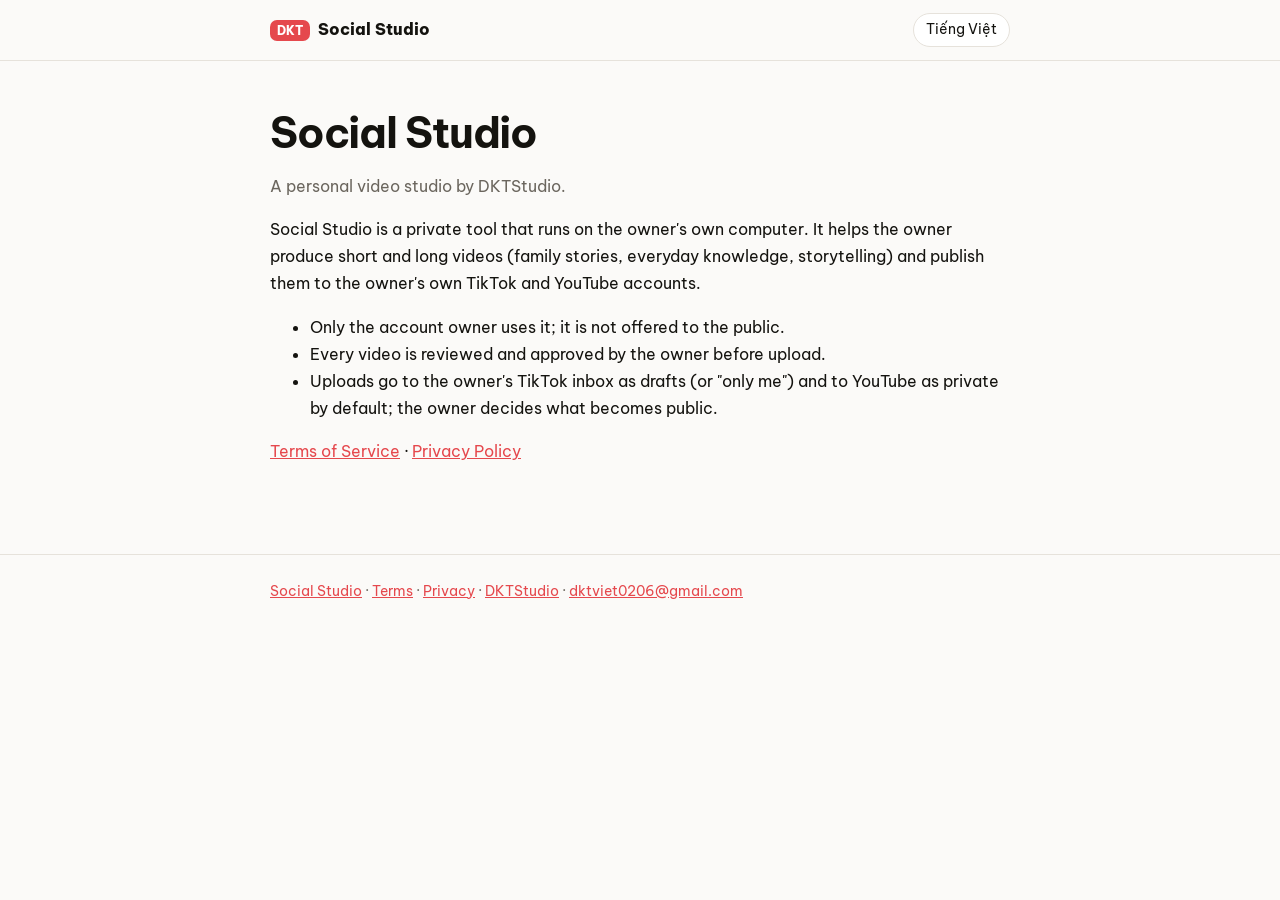
<file: social-studio/index.html>
<!doctype html>
<html lang="en" data-lang="en" data-title-en="Social Studio — DKTStudio" data-title-vi="Social Studio — DKTStudio"><head><meta charset="utf-8"><meta name="viewport" content="width=device-width,initial-scale=1">
<title>Social Studio — DKTStudio</title><meta name="description" content="Social Studio is a personal tool by DKTStudio for publishing the owner's own videos to TikTok and YouTube.">
<link rel="icon" href="../favicon.ico" sizes="48x48"><link rel="icon" href="../favicon.svg" type="image/svg+xml"><link rel="apple-touch-icon" href="../apple-touch-icon.png">
<script>(function(){var q=new URLSearchParams(location.search).get('lang'),s=null;try{s=localStorage.getItem('lang')}catch(e){}
var l=q||s||((navigator.language||'').toLowerCase().indexOf('vi')===0?'vi':'en');if(l!=='vi')l='en';
var d=document.documentElement;function apply(v){d.dataset.lang=v;d.lang=v;document.title=v==='vi'?d.dataset.titleVi:d.dataset.titleEn}apply(l);
window.setLang=function(v){apply(v);try{localStorage.setItem('lang',v)}catch(e){}};})();</script>
<link rel="preconnect" href="https://fonts.googleapis.com"><link rel="preconnect" href="https://fonts.gstatic.com" crossorigin><link href="https://fonts.googleapis.com/css2?family=Be+Vietnam+Pro:wght@400;600;800&display=swap" rel="stylesheet">
<style>:root{--bg:#fbfaf8;--fg:#14130f;--muted:#6b665e;--line:#e6e2db;--card:#fff;--accent:#e5484d}
@media (prefers-color-scheme:dark){:root{--bg:#0f0e12;--fg:#efece6;--muted:#9a95a3;--line:#26242b;--card:#141318;--accent:#ff6369}}
*{box-sizing:border-box}body{margin:0;background:var(--bg);color:var(--fg);font:16px/1.7 "Be Vietnam Pro",system-ui,-apple-system,sans-serif}
a{color:var(--accent)}.wrap{max-width:780px;margin:0 auto;padding:0 20px}
nav{border-bottom:1px solid var(--line)}nav .wrap{display:flex;justify-content:space-between;align-items:center;height:60px}
.brand{font-weight:800;text-decoration:none;color:var(--fg)}.mark{background:var(--accent);color:#fff;border-radius:7px;padding:3px 7px;font-size:.72rem;margin-right:8px}
.lang button{border:1px solid var(--line);background:var(--card);color:var(--fg);border-radius:999px;padding:4px 12px;font:inherit;font-size:.85rem;cursor:pointer}
main{padding:48px 0 72px}h1{font-size:clamp(1.8rem,5vw,2.6rem);letter-spacing:-.03em;line-height:1.15;margin:0 0 8px}
h2{font-size:1.2rem;margin:36px 0 8px}.muted{color:var(--muted)}footer{border-top:1px solid var(--line);padding:24px 0;font-size:.9rem;color:var(--muted)}
[data-lang="en"] .vi,[data-lang="vi"] .en{display:none}</style></head><body>
<nav><div class="wrap"><a class="brand" href="./"><span class="mark">DKT</span>Social Studio</a>
<div class="lang"><button onclick="setLang(document.documentElement.dataset.lang==='vi'?'en':'vi')"><span class="en">Tiếng Việt</span><span class="vi">English</span></button></div></div></nav>
<main><div class="wrap">
<h1>Social Studio</h1>
<div class="en"><p class="muted">A personal video studio by DKTStudio.</p>
<p>Social Studio is a private tool that runs on the owner's own computer. It helps the owner produce short and long videos (family stories, everyday knowledge, storytelling) and publish them to the owner's own TikTok and YouTube accounts.</p>
<ul><li>Only the account owner uses it; it is not offered to the public.</li><li>Every video is reviewed and approved by the owner before upload.</li><li>Uploads go to the owner's TikTok inbox as drafts (or "only me") and to YouTube as private by default; the owner decides what becomes public.</li></ul>
<p><a href="terms.html">Terms of Service</a> · <a href="privacy.html">Privacy Policy</a></p></div>
<div class="vi"><p class="muted">Xưởng video cá nhân của DKTStudio.</p>
<p>Social Studio là công cụ riêng chạy trên máy tính của chủ sở hữu, giúp sản xuất video ngắn và dài (chuyện gia đình, kiến thức đời thường, kể chuyện) và đăng lên chính tài khoản TikTok và YouTube của chủ sở hữu.</p>
<ul><li>Chỉ chủ tài khoản sử dụng; không cung cấp cho công chúng.</li><li>Mọi video đều được chủ sở hữu xem và duyệt trước khi tải lên.</li><li>Video lên TikTok dưới dạng nháp (hoặc "chỉ mình tôi") và lên YouTube ở chế độ riêng tư theo mặc định; chủ sở hữu quyết định video nào công khai.</li></ul>
<p><a href="terms.html">Điều khoản sử dụng</a> · <a href="privacy.html">Chính sách quyền riêng tư</a></p></div></div></main><footer><div class="wrap"><a href="./">Social Studio</a> · <a href="terms.html">Terms</a> · <a href="privacy.html">Privacy</a> · <a href="../">DKTStudio</a> · <a href="mailto:dktviet0206@gmail.com">dktviet0206@gmail.com</a></div></footer></body></html>
</file>
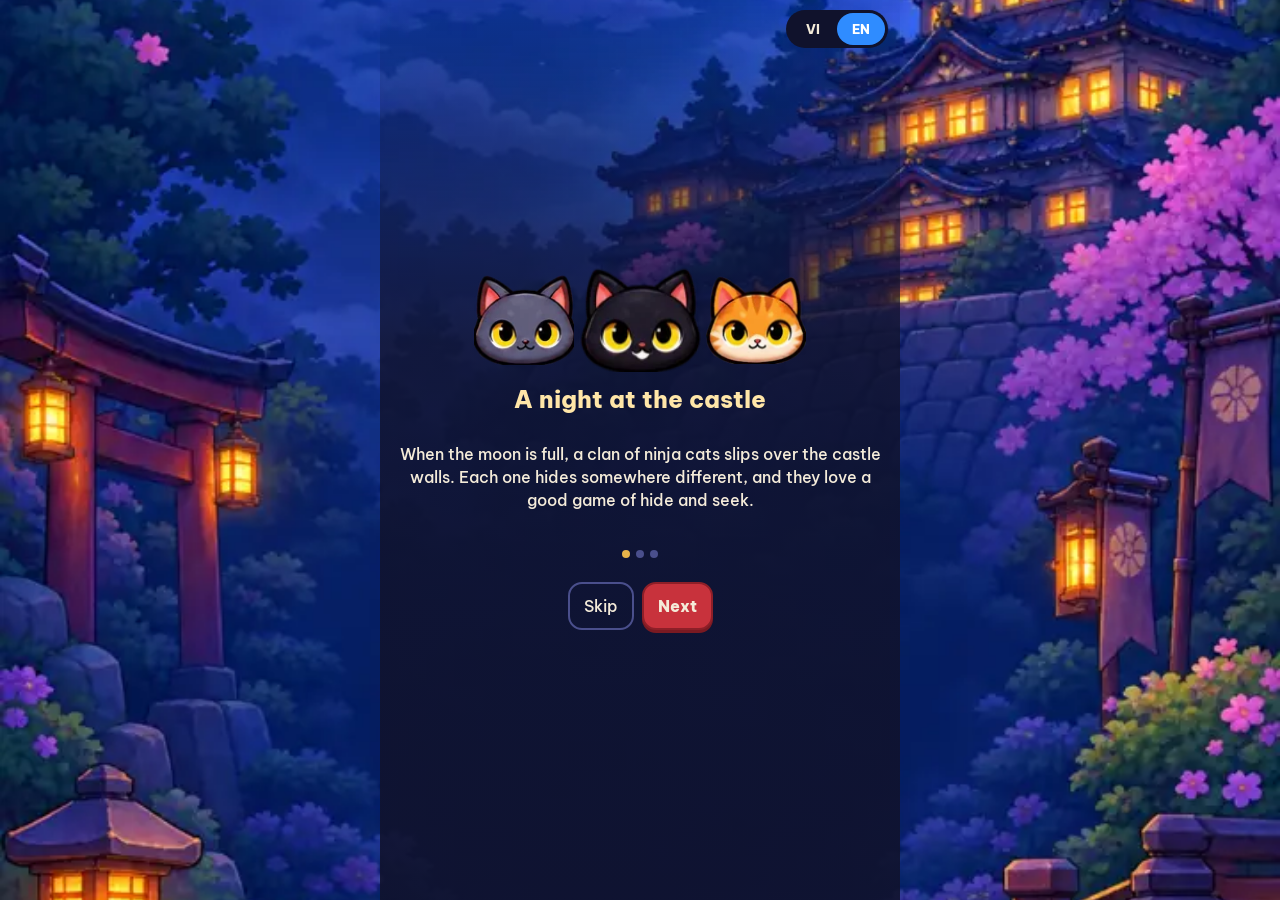
<file: ninja-cats/play/index.html>
<!doctype html>
<html lang="en">
<head>
  <meta charset="UTF-8" />
  <meta name="viewport" content="width=device-width, initial-scale=1.0, maximum-scale=1.0, minimum-scale=1.0, viewport-fit=cover, user-scalable=no" />
  <meta name="theme-color" content="#1E2140" />
  <title>Ninja Cats: Logic Puzzle</title>
  <script type="module" crossorigin src="./assets/index-CFcbLiXT.js"></script>
  <link rel="stylesheet" crossorigin href="./assets/index-CX7OUl_u.css">
</head>
<body>
  <div id="app"></div>
</body>
</html>
</file>
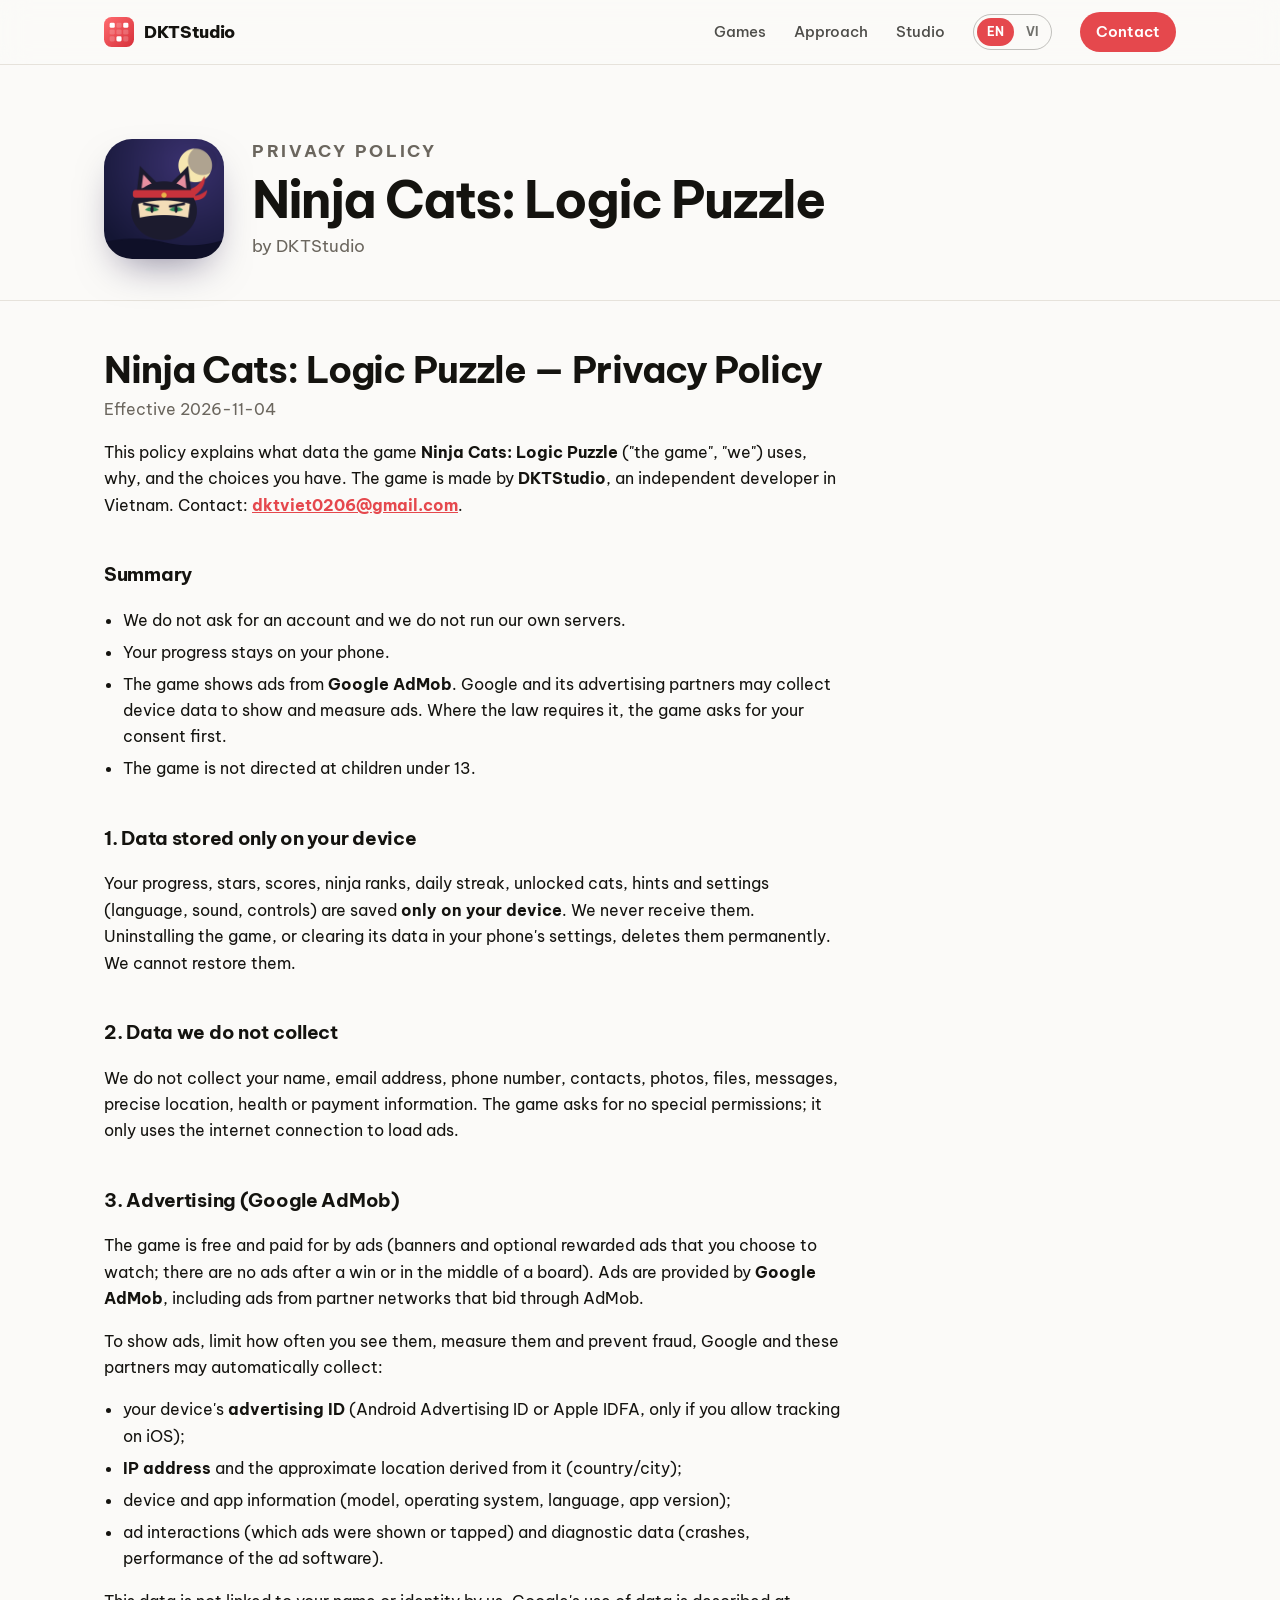
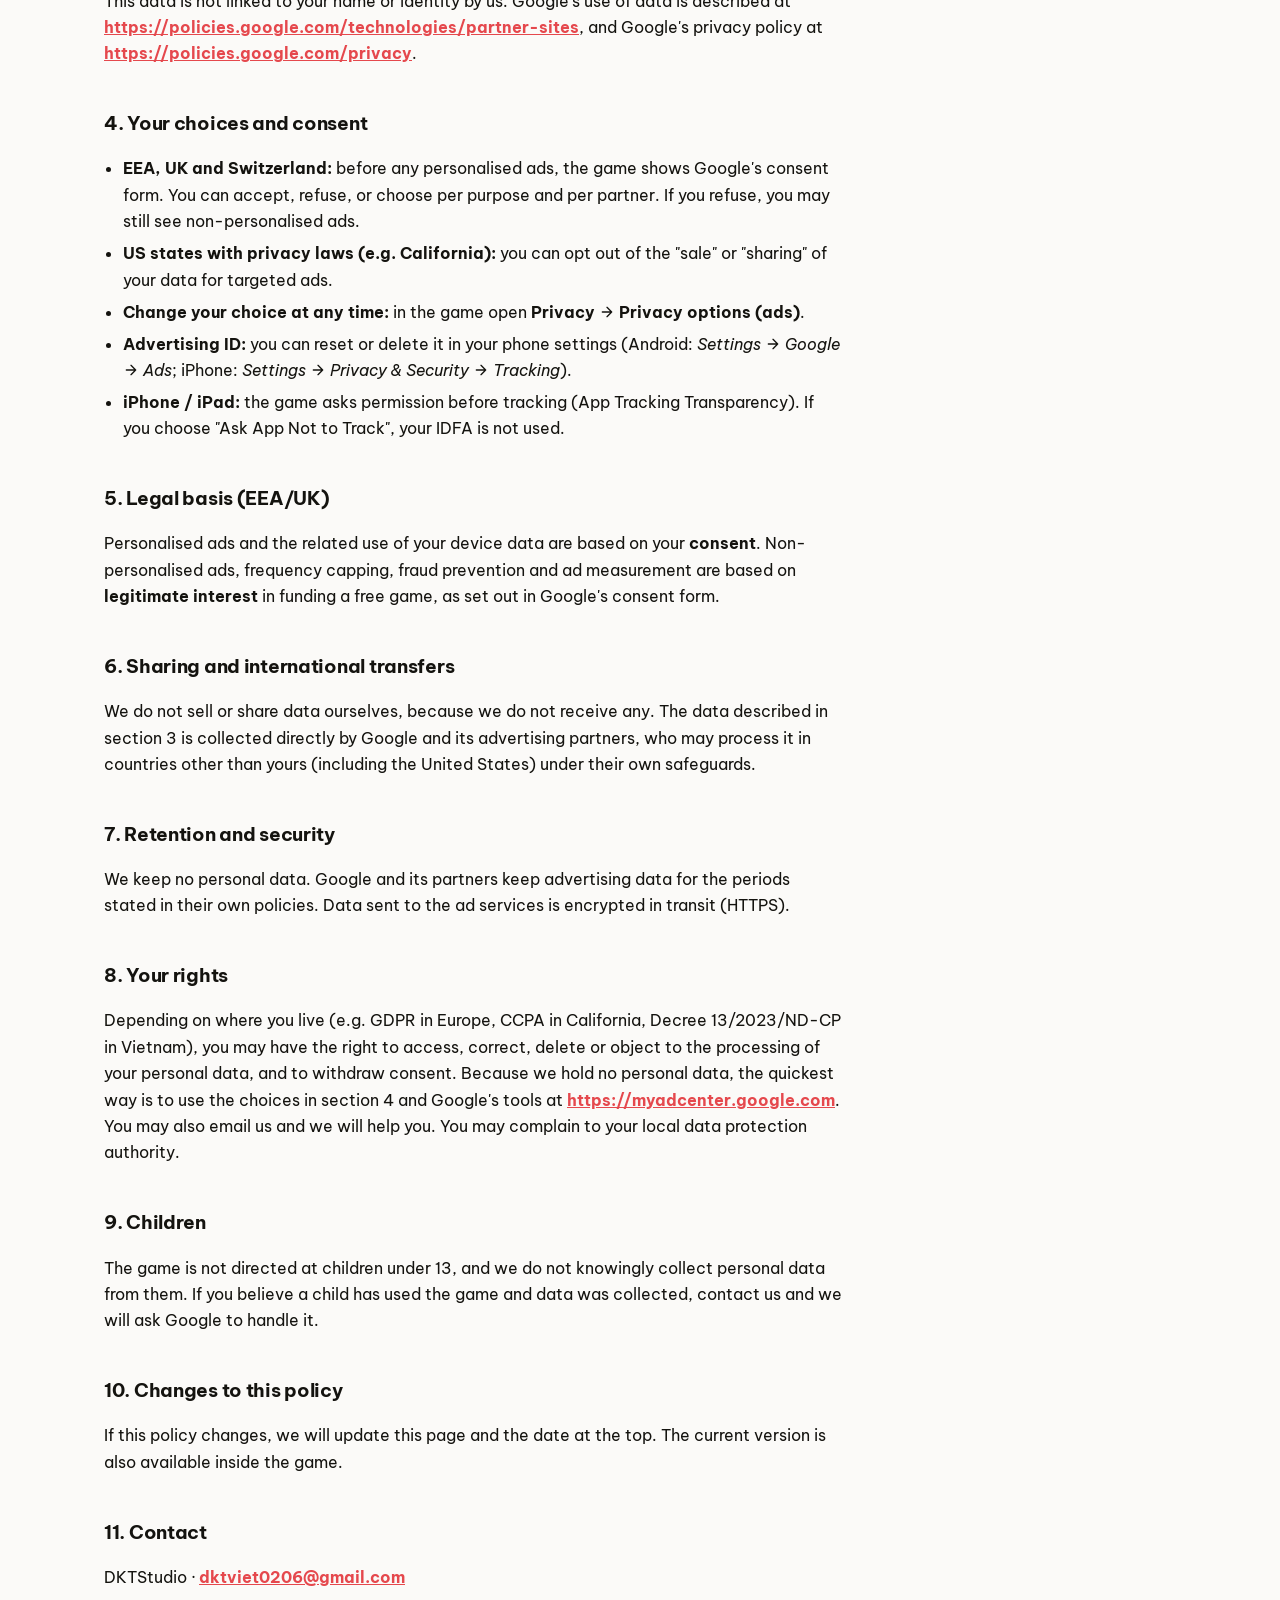
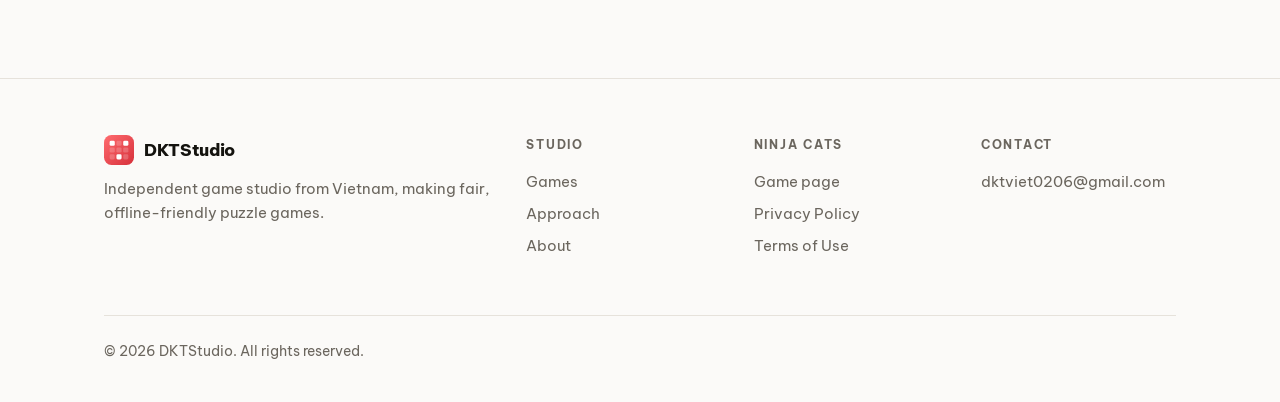
<file: ninja-cats/privacy.html>
<!doctype html>
<html lang="en" data-lang="en" data-title-en="Privacy Policy — Ninja Cats: Logic Puzzle" data-title-vi="Chính sách quyền riêng tư — Mèo Ninja: Câu Đố Logic"><head><meta charset="utf-8"><meta name="viewport" content="width=device-width,initial-scale=1"><meta name="generator" content="dkt-landingpage">
<title>Privacy Policy — Ninja Cats: Logic Puzzle</title><meta name="description" content="Privacy Policy for Ninja Cats: Logic Puzzle by DKTStudio.">
<meta property="og:title" content="Privacy Policy — Ninja Cats: Logic Puzzle"><meta property="og:description" content="Privacy Policy for Ninja Cats: Logic Puzzle by DKTStudio.">
<link rel="icon" href="../favicon.ico" sizes="48x48"><link rel="icon" href="../favicon.svg" type="image/svg+xml"><link rel="apple-touch-icon" href="../apple-touch-icon.png"><script>(function(){var q=new URLSearchParams(location.search).get('lang'),s=null;
try{s=localStorage.getItem('lang')}catch(e){}
var l=q||s||((navigator.language||'').toLowerCase().indexOf('vi')===0?'vi':'en');if(l!=='vi')l='en';
var d=document.documentElement;function apply(v){d.dataset.lang=v;d.lang=v;document.title=v==='vi'?d.dataset.titleVi:d.dataset.titleEn}apply(l);
window.setLang=function(v){apply(v);try{localStorage.setItem('lang',v)}catch(e){}};})();</script><link rel="preconnect" href="https://fonts.googleapis.com"><link rel="preconnect" href="https://fonts.gstatic.com" crossorigin><link href="https://fonts.googleapis.com/css2?family=Be+Vietnam+Pro:wght@400;500;600;700;800&display=swap" rel="stylesheet"><style>:root{--bg:#fbfaf8;--fg:#14130f;--muted:#6b665e;--soft:#f1efeb;--line:#e6e2db;--card:#fff;--accent:#e5484d;--accent-ink:#fff;
--hero:#0e0d14;--hero-fg:#f5f2ec;--hero-muted:#a8a3b8;--hero-line:rgba(255,255,255,.09)}
@media (prefers-color-scheme:dark){:root{--bg:#0f0e12;--fg:#efece6;--muted:#9a95a3;--soft:#18171c;--line:#26242b;--card:#141318;--accent:#ff6369}}
*{box-sizing:border-box}html{-webkit-text-size-adjust:100%;scroll-behavior:smooth}
body{margin:0;background:var(--bg);color:var(--fg);font:16px/1.65 "Be Vietnam Pro",system-ui,-apple-system,"Segoe UI",Roboto,sans-serif;-webkit-font-smoothing:antialiased}
a{color:inherit}img{display:block;max-width:100%}
.wrap{max-width:1120px;margin:0 auto;padding:0 24px}
/* nav */
.nav{position:sticky;top:0;z-index:10;backdrop-filter:saturate(1.4) blur(14px);-webkit-backdrop-filter:saturate(1.4) blur(14px);background:color-mix(in srgb,var(--bg) 82%,transparent);border-bottom:1px solid var(--line)}
.nav.dark{background:color-mix(in srgb,var(--hero) 80%,transparent);border-color:var(--hero-line);color:var(--hero-fg)}
.nav .wrap{display:flex;align-items:center;justify-content:space-between;height:64px}
.brand{display:flex;align-items:center;gap:10px;text-decoration:none;font-weight:800;letter-spacing:-.02em;font-size:1.05rem}
.mark{min-width:38px;height:30px;padding:0 7px;border-radius:8px;background:var(--accent);color:#fff;display:grid;place-items:center;font-size:.72rem;font-weight:800;letter-spacing:0}
.links{display:flex;align-items:center;gap:28px;font-size:.92rem;font-weight:500}
.links a{text-decoration:none;opacity:.75}.links a:hover{opacity:1}
.links a.cta{opacity:1;background:var(--accent);color:var(--accent-ink);padding:8px 16px;border-radius:999px;font-weight:600}
@media (max-width:640px){.links a:not(.cta){display:none}}
/* hero */
.hero{background:var(--hero);color:var(--hero-fg);position:relative;overflow:hidden}
.hero:before{content:"";position:absolute;inset:0;background:
radial-gradient(600px 300px at 80% 10%,rgba(229,72,77,.28),transparent 70%),
radial-gradient(500px 300px at 10% 90%,rgba(120,90,255,.18),transparent 70%);pointer-events:none}
.hero:after{content:"";position:absolute;inset:0;background-image:linear-gradient(var(--hero-line) 1px,transparent 1px),linear-gradient(90deg,var(--hero-line) 1px,transparent 1px);background-size:56px 56px;mask-image:radial-gradient(ellipse at 70% 30%,#000 10%,transparent 70%);-webkit-mask-image:radial-gradient(ellipse at 70% 30%,#000 10%,transparent 70%);pointer-events:none}
.hero .wrap{position:relative;z-index:1;padding-top:112px;padding-bottom:96px}
.tag{display:inline-flex;align-items:center;gap:8px;font-size:.8rem;font-weight:600;color:var(--hero-muted);border:1px solid var(--hero-line);border-radius:999px;padding:6px 14px;background:rgba(255,255,255,.03)}
.dot{width:7px;height:7px;border-radius:50%;background:#3ddc84;box-shadow:0 0 0 4px rgba(61,220,132,.15)}
.hero h1{font-size:clamp(2.6rem,7.2vw,5.2rem);line-height:1.02;letter-spacing:-.045em;font-weight:800;margin:26px 0 22px;max-width:13ch}
.hero h1 em{font-style:normal;color:var(--accent)}
.hero p.lead{font-size:clamp(1.05rem,2vw,1.25rem);color:var(--hero-muted);max-width:38em;margin:0 0 36px}
.btns{display:flex;flex-wrap:wrap;gap:12px}
.btn{display:inline-flex;align-items:center;gap:8px;text-decoration:none;font-weight:600;font-size:.95rem;padding:13px 22px;border-radius:999px;border:1px solid var(--line);background:var(--card);transition:transform .15s,border-color .15s}
.ic{vertical-align:-.125em;flex:none}
.btn:hover{transform:translateY(-1px);border-color:var(--accent)}
.btn.primary{background:var(--accent);color:var(--accent-ink);border-color:var(--accent)}
.hero .btn:not(.primary){background:transparent;color:var(--hero-fg);border-color:rgba(255,255,255,.18)}
.stats{display:grid;grid-template-columns:repeat(4,1fr);gap:0;margin-top:80px;border-top:1px solid var(--hero-line)}
.stats div{padding:24px 24px 0 0}.stats b{display:block;font-size:clamp(1.6rem,3.4vw,2.3rem);letter-spacing:-.03em;font-weight:800}
.stats span{color:var(--hero-muted);font-size:.88rem}
@media (max-width:720px){.stats{grid-template-columns:repeat(2,1fr)}}
/* sections */
section.sec{padding:104px 0;border-bottom:1px solid var(--line)}
.kicker{font-size:.78rem;letter-spacing:.16em;text-transform:uppercase;color:var(--accent);font-weight:700;margin:0 0 14px}
h2.title{font-size:clamp(1.9rem,4.4vw,3rem);line-height:1.08;letter-spacing:-.035em;margin:0 0 16px;font-weight:800;max-width:18ch}
p.sub{color:var(--muted);font-size:1.08rem;max-width:40em;margin:0}
.head{display:flex;justify-content:space-between;align-items:flex-end;gap:24px;flex-wrap:wrap;margin-bottom:48px}
/* game card */
.game{display:grid;grid-template-columns:auto 1fr;gap:32px;align-items:center;background:var(--card);border:1px solid var(--line);border-radius:28px;padding:36px;transition:border-color .2s,box-shadow .2s}
.game:hover{border-color:color-mix(in srgb,var(--accent) 50%,var(--line));box-shadow:0 24px 60px -30px rgba(0,0,0,.25)}
.game img{width:148px;height:148px;border-radius:34px;box-shadow:0 18px 40px -16px rgba(20,10,60,.55)}
.game h3{font-size:clamp(1.5rem,3vw,2rem);letter-spacing:-.03em;margin:0;line-height:1.15}
.game .vi{color:var(--muted);margin:4px 0 14px;font-weight:500}
.game p.desc{margin:0 0 20px;max-width:46em}
.chips{display:flex;flex-wrap:wrap;gap:8px;margin-bottom:22px}
.chip{font-size:.78rem;font-weight:600;padding:5px 12px;border-radius:999px;background:var(--soft);color:var(--muted)}
.chip.live{background:color-mix(in srgb,#3ddc84 16%,transparent);color:#1f9d57}
@media (max-width:640px){.game{grid-template-columns:1fr;padding:24px;gap:20px}.game img{width:112px;height:112px;border-radius:26px}}
.soon{margin-top:20px;border:1px dashed var(--line);border-radius:28px;padding:28px 36px;color:var(--muted);display:flex;justify-content:space-between;gap:16px;flex-wrap:wrap}
.soon b{color:var(--fg)}
/* principles */
.grid3{display:grid;grid-template-columns:repeat(3,1fr);gap:20px}
@media (max-width:860px){.grid3{grid-template-columns:1fr}}
.card{background:var(--card);border:1px solid var(--line);border-radius:22px;padding:30px}
.card .n{font-size:.8rem;font-weight:700;color:var(--accent);letter-spacing:.08em}
.card h4{font-size:1.2rem;letter-spacing:-.02em;margin:14px 0 8px}.card p{margin:0;color:var(--muted)}
/* about */
.about{display:grid;grid-template-columns:1fr 1fr;gap:64px;align-items:start}
.about p{color:var(--muted);font-size:1.05rem;margin:0 0 16px}
.facts{list-style:none;padding:0;margin:0;border-top:1px solid var(--line)}
.facts li{display:flex;justify-content:space-between;gap:16px;padding:16px 0;border-bottom:1px solid var(--line)}
.facts li span{color:var(--muted)}.facts li b{text-align:right}
@media (max-width:860px){.about{grid-template-columns:1fr;gap:32px}}
/* contact band */
.band{background:var(--hero);color:var(--hero-fg);border-radius:32px;padding:clamp(36px,6vw,72px);position:relative;overflow:hidden;margin:104px 0}
.band:before{content:"";position:absolute;inset:0;background:radial-gradient(500px 260px at 90% 0%,rgba(229,72,77,.35),transparent 70%)}
.band>*{position:relative}.band h2{font-size:clamp(1.8rem,4.4vw,3rem);letter-spacing:-.035em;line-height:1.08;margin:0 0 14px;max-width:16ch}
.band p{color:var(--hero-muted);margin:0 0 28px;max-width:36em;font-size:1.05rem}
/* footer */
footer{border-top:1px solid var(--line);padding:56px 0 40px;font-size:.92rem}
.fgrid{display:grid;grid-template-columns:2fr 1fr 1fr 1fr;gap:32px}
.fgrid h5{font-size:.78rem;letter-spacing:.14em;text-transform:uppercase;color:var(--muted);margin:0 0 14px}
.fgrid a.brand{display:flex;margin-bottom:0}.fgrid a{display:block;text-decoration:none;color:var(--muted);margin:0 0 8px}.fgrid a:hover{color:var(--fg)}
.fgrid p{color:var(--muted);margin:12px 0 0;max-width:28em}
.legalline{display:flex;justify-content:space-between;flex-wrap:wrap;gap:12px;color:var(--muted);margin-top:48px;padding-top:24px;border-top:1px solid var(--line);font-size:.85rem}
@media (max-width:760px){.fgrid{grid-template-columns:1fr 1fr}.fgrid>div:first-child{grid-column:1/-1}}
/* game + legal pages */
.pagehead{padding:72px 0 40px;border-bottom:1px solid var(--line)}
.pagehead .row{display:flex;gap:28px;align-items:center;flex-wrap:wrap}
.pagehead img{width:120px;height:120px;border-radius:28px;box-shadow:0 18px 40px -16px rgba(20,10,60,.5)}
.pagehead h1{font-size:clamp(2rem,5vw,3.2rem);letter-spacing:-.04em;line-height:1.05;margin:0}
.pagehead p{color:var(--muted);margin:6px 0 0;font-size:1.05rem}
.prose{max-width:740px;padding:24px 0 72px}
.prose h1{font-size:clamp(1.7rem,4vw,2.3rem);letter-spacing:-.03em;line-height:1.12;margin:24px 0 6px}
.prose h1+p{color:var(--muted);margin-top:0}
.prose h2{font-size:1.18rem;letter-spacing:-.015em;margin:2.2em 0 .5em}
.prose ul{padding-left:1.2em}.prose li{margin:.35em 0}.prose a{color:var(--accent)}
/* language: html[data-lang] picks which copy shows; set before paint by the head script */
html[data-lang="en"] [data-l="vi"],html[data-lang="vi"] [data-l="en"]{display:none!important}
.lsw{display:inline-flex;border:1px solid currentColor;border-color:color-mix(in srgb,currentColor 25%,transparent);border-radius:999px;padding:3px;gap:2px}
.lsw button{all:unset;cursor:pointer;font-size:.78rem;font-weight:700;padding:4px 10px;border-radius:999px;opacity:.6}
html[data-lang="en"] .lsw [data-set="en"],html[data-lang="vi"] .lsw [data-set="vi"]{background:var(--accent);color:#fff;opacity:1}
.qr{display:flex;align-items:center;gap:20px;margin:0 0 28px;max-width:34em}.qr svg{flex:none;border-radius:8px;border:1px solid #e5e5e5}.qr p{margin:0;color:#666}
@media (max-width:720px){.qr{display:none}}
.head-qr{margin-left:auto;align-self:flex-end;display:flex;flex-direction:column;align-items:center;gap:6px;text-decoration:none}.head-qr svg:first-child{border-radius:10px;border:1px solid var(--line);background:#fff}
.head-cta{display:none;margin-top:16px}
.game.has-qr{grid-template-columns:auto 1fr auto}
.card-qr{display:flex;flex-direction:column;align-items:center;gap:6px;text-decoration:none}.card-qr svg:first-child{border-radius:10px;border:1px solid var(--line);background:#fff}
@media (max-width:900px){.game.has-qr{grid-template-columns:auto 1fr}.card-qr{display:none}}
@media (max-width:640px){.game.has-qr{grid-template-columns:1fr}}
@media (max-width:720px){.head-qr{display:none}.head-cta{display:flex}}
.card.step{display:flex;flex-direction:column;align-items:flex-start}.card.step h4{margin-top:10px}.card.step .btns{margin-top:auto;padding-top:24px}
.card.step .back{font-size:.85rem;margin-top:10px}.card.step .opened{display:none;margin-left:10px;color:#2e9e5b;font-weight:600;letter-spacing:0}.card.step .opened .ic{vertical-align:-2px;margin-right:3px}
.card.step.done .opened{display:inline}.card.step.done{opacity:.75}.card.step.next{border-color:var(--accent);box-shadow:0 0 0 2px var(--accent)}
.inapp{border:2px solid var(--accent);border-radius:16px;padding:18px;margin:24px 0}.inapp p{margin:0 0 12px}.inapp .back{margin:12px 0 0;font-size:.85rem}
.upd{color:var(--muted);font-size:.9rem}
.card.ver,.card.rules{margin:24px 0;max-width:46em}.card.ver{border-color:var(--accent);box-shadow:0 0 0 2px var(--accent)}
.card.ver h4{font-size:1.6rem;margin:6px 0 8px}.card.ver h4 small{font-size:.95rem;font-weight:500;color:var(--muted)}.card.ver .btns{margin-top:16px}
.card.rules ol{margin:10px 0 0;padding-left:1.3em}.card.rules li{margin:0 0 10px}
.vers{padding-left:1.2em}.vers li{margin:0 0 12px}
</style></head>
<body>
<header class="nav"><div class="wrap">
<a class="brand" href="../"><svg xmlns="http://www.w3.org/2000/svg" viewBox="0 0 64 64" width="30" height="30" aria-hidden="true"><defs><linearGradient id="lg1" x1="0" y1="0" x2="1" y2="1"><stop offset="0" stop-color="#ff6b6f"/><stop offset="1" stop-color="#d6303a"/></linearGradient></defs><rect width="64" height="64" rx="16" fill="url(#lg1)"/><rect x="12" y="12" width="11" height="11" rx="3" fill="#fff"/><rect x="26.5" y="12" width="11" height="11" rx="3" fill="#fff" fill-opacity=".2"/><rect x="41" y="12" width="11" height="11" rx="3" fill="#fff"/><rect x="12" y="26.5" width="11" height="11" rx="3" fill="#fff" fill-opacity=".2"/><rect x="26.5" y="26.5" width="11" height="11" rx="3" fill="#fff" fill-opacity=".2"/><rect x="41" y="26.5" width="11" height="11" rx="3" fill="#fff" fill-opacity=".2"/><rect x="12" y="41" width="11" height="11" rx="3" fill="#fff" fill-opacity=".2"/><rect x="26.5" y="41" width="11" height="11" rx="3" fill="#fff"/><rect x="41" y="41" width="11" height="11" rx="3" fill="#fff" fill-opacity=".2"/></svg>DKTStudio</a>
<nav class="links"><a href="../#games"><span data-l="en">Games</span><span data-l="vi">Trò chơi</span></a><a href="../#approach"><span data-l="en">Approach</span><span data-l="vi">Cách làm</span></a><a href="../#about"><span data-l="en">Studio</span><span data-l="vi">Về studio</span></a>
<span class="lsw" role="group" aria-label="Language"><button data-set="en" onclick="setLang('en')">EN</button><button data-set="vi" onclick="setLang('vi')">VI</button></span><a class="cta" href="mailto:dktviet0206@gmail.com"><span data-l="en">Contact</span><span data-l="vi">Liên hệ</span></a></nav>
</div></header>
<section class="pagehead"><div class="wrap"><div class="row"><img src="icon.png" alt="" width="120" height="120"><div><p class="kicker" style="margin:0 0 8px"><span data-l="en">Privacy Policy</span><span data-l="vi">Chính sách quyền riêng tư</span></p><h1><span data-l="en">Ninja Cats: Logic Puzzle</span><span data-l="vi">Mèo Ninja: Câu Đố Logic</span></h1><p><span data-l="en">by DKTStudio</span><span data-l="vi">của DKTStudio</span></p></div></div></div></section><div class="wrap"><div class="prose"><div data-l="en"><h1>Ninja Cats: Logic Puzzle — Privacy Policy</h1>
<p>Effective 2026-11-04</p>
<p>This policy explains what data the game <strong>Ninja Cats: Logic Puzzle</strong> (&quot;the game&quot;, &quot;we&quot;) uses, why, and the choices you have. The game is made by <strong>DKTStudio</strong>, an independent developer in Vietnam. Contact: <strong><a href="mailto:dktviet0206@gmail.com">dktviet0206@gmail.com</a></strong>.</p>
<h2>Summary</h2>
<ul><li>We do not ask for an account and we do not run our own servers.</li><li>Your progress stays on your phone.</li><li>The game shows ads from <strong>Google AdMob</strong>. Google and its advertising partners may collect device data to show and measure ads. Where the law requires it, the game asks for your consent first.</li><li>The game is not directed at children under 13.</li></ul>
<h2>1. Data stored only on your device</h2>
<p>Your progress, stars, scores, ninja ranks, daily streak, unlocked cats, hints and settings (language, sound, controls) are saved <strong>only on your device</strong>. We never receive them. Uninstalling the game, or clearing its data in your phone&#x27;s settings, deletes them permanently. We cannot restore them.</p>
<h2>2. Data we do not collect</h2>
<p>We do not collect your name, email address, phone number, contacts, photos, files, messages, precise location, health or payment information. The game asks for no special permissions; it only uses the internet connection to load ads.</p>
<h2>3. Advertising (Google AdMob)</h2>
<p>The game is free and paid for by ads (banners and optional rewarded ads that you choose to watch; there are no ads after a win or in the middle of a board). Ads are provided by <strong>Google AdMob</strong>, including ads from partner networks that bid through AdMob.</p>
<p>To show ads, limit how often you see them, measure them and prevent fraud, Google and these partners may automatically collect:</p>
<ul><li>your device&#x27;s <strong>advertising ID</strong> (Android Advertising ID or Apple IDFA, only if you allow tracking on iOS);</li><li><strong>IP address</strong> and the approximate location derived from it (country/city);</li><li>device and app information (model, operating system, language, app version);</li><li>ad interactions (which ads were shown or tapped) and diagnostic data (crashes, performance of the ad software).</li></ul>
<p>This data is not linked to your name or identity by us. Google&#x27;s use of data is described at <strong><a href="https://policies.google.com/technologies/partner-sites">https://policies.google.com/technologies/partner-sites</a></strong>, and Google&#x27;s privacy policy at <strong><a href="https://policies.google.com/privacy">https://policies.google.com/privacy</a></strong>.</p>
<h2>4. Your choices and consent</h2>
<ul><li><strong>EEA, UK and Switzerland:</strong> before any personalised ads, the game shows Google&#x27;s consent form. You can accept, refuse, or choose per purpose and per partner. If you refuse, you may still see non-personalised ads.</li><li><strong>US states with privacy laws (e.g. California):</strong> you can opt out of the &quot;sale&quot; or &quot;sharing&quot; of your data for targeted ads.</li><li><strong>Change your choice at any time:</strong> in the game open <strong>Privacy <svg class="ic" xmlns="http://www.w3.org/2000/svg" viewBox="0 0 24 24" width="1em" height="1em" role="img" aria-label="to"><path fill="none" stroke="currentColor" stroke-linecap="round" stroke-linejoin="round" stroke-width="2" d="M5 12h14m-7-7l7 7l-7 7"/></svg> Privacy options (ads)</strong>.</li><li><strong>Advertising ID:</strong> you can reset or delete it in your phone settings (Android: <em>Settings <svg class="ic" xmlns="http://www.w3.org/2000/svg" viewBox="0 0 24 24" width="1em" height="1em" role="img" aria-label="to"><path fill="none" stroke="currentColor" stroke-linecap="round" stroke-linejoin="round" stroke-width="2" d="M5 12h14m-7-7l7 7l-7 7"/></svg> Google <svg class="ic" xmlns="http://www.w3.org/2000/svg" viewBox="0 0 24 24" width="1em" height="1em" role="img" aria-label="to"><path fill="none" stroke="currentColor" stroke-linecap="round" stroke-linejoin="round" stroke-width="2" d="M5 12h14m-7-7l7 7l-7 7"/></svg> Ads</em>; iPhone: <em>Settings <svg class="ic" xmlns="http://www.w3.org/2000/svg" viewBox="0 0 24 24" width="1em" height="1em" role="img" aria-label="to"><path fill="none" stroke="currentColor" stroke-linecap="round" stroke-linejoin="round" stroke-width="2" d="M5 12h14m-7-7l7 7l-7 7"/></svg> Privacy &amp; Security <svg class="ic" xmlns="http://www.w3.org/2000/svg" viewBox="0 0 24 24" width="1em" height="1em" role="img" aria-label="to"><path fill="none" stroke="currentColor" stroke-linecap="round" stroke-linejoin="round" stroke-width="2" d="M5 12h14m-7-7l7 7l-7 7"/></svg> Tracking</em>).</li><li><strong>iPhone / iPad:</strong> the game asks permission before tracking (App Tracking Transparency). If you choose &quot;Ask App Not to Track&quot;, your IDFA is not used.</li></ul>
<h2>5. Legal basis (EEA/UK)</h2>
<p>Personalised ads and the related use of your device data are based on your <strong>consent</strong>. Non-personalised ads, frequency capping, fraud prevention and ad measurement are based on <strong>legitimate interest</strong> in funding a free game, as set out in Google&#x27;s consent form.</p>
<h2>6. Sharing and international transfers</h2>
<p>We do not sell or share data ourselves, because we do not receive any. The data described in section 3 is collected directly by Google and its advertising partners, who may process it in countries other than yours (including the United States) under their own safeguards.</p>
<h2>7. Retention and security</h2>
<p>We keep no personal data. Google and its partners keep advertising data for the periods stated in their own policies. Data sent to the ad services is encrypted in transit (HTTPS).</p>
<h2>8. Your rights</h2>
<p>Depending on where you live (e.g. GDPR in Europe, CCPA in California, Decree 13/2023/ND-CP in Vietnam), you may have the right to access, correct, delete or object to the processing of your personal data, and to withdraw consent. Because we hold no personal data, the quickest way is to use the choices in section 4 and Google&#x27;s tools at <strong><a href="https://myadcenter.google.com">https://myadcenter.google.com</a></strong>. You may also email us and we will help you. You may complain to your local data protection authority.</p>
<h2>9. Children</h2>
<p>The game is not directed at children under 13, and we do not knowingly collect personal data from them. If you believe a child has used the game and data was collected, contact us and we will ask Google to handle it.</p>
<h2>10. Changes to this policy</h2>
<p>If this policy changes, we will update this page and the date at the top. The current version is also available inside the game.</p>
<h2>11. Contact</h2>
<p>DKTStudio · <strong><a href="mailto:dktviet0206@gmail.com">dktviet0206@gmail.com</a></strong></p></div><div data-l="vi"><h1>Mèo Ninja: Câu Đố Logic — Chính sách quyền riêng tư</h1>
<p>Hiệu lực từ 04/11/2026</p>
<p>Chính sách này giải thích trò chơi <strong>Mèo Ninja: Câu Đố Logic</strong> (&quot;trò chơi&quot;, &quot;chúng tôi&quot;) dùng dữ liệu gì, để làm gì, và bạn có những lựa chọn nào. Trò chơi do <strong>DKTStudio</strong>, nhà phát triển độc lập tại Việt Nam, làm ra. Liên hệ: <strong><a href="mailto:dktviet0206@gmail.com">dktviet0206@gmail.com</a></strong>.</p>
<h2>Tóm tắt</h2>
<ul><li>Không cần tài khoản, chúng tôi không có máy chủ riêng.</li><li>Tiến độ chơi chỉ nằm trên điện thoại của bạn.</li><li>Trò chơi hiển thị quảng cáo của <strong>Google AdMob</strong>. Google và các đối tác quảng cáo có thể thu thập dữ liệu thiết bị để hiển thị và đo lường quảng cáo. Nơi nào luật yêu cầu, trò chơi sẽ hỏi bạn đồng ý trước.</li><li>Trò chơi không dành cho trẻ em dưới 13 tuổi.</li></ul>
<h2>1. Dữ liệu chỉ lưu trên máy của bạn</h2>
<p>Tiến độ, sao, điểm, cấp bậc ninja, chuỗi ngày, mèo đã mở, gợi ý và cài đặt (ngôn ngữ, âm thanh, thao tác) <strong>chỉ lưu trên máy của bạn</strong>. Chúng tôi không bao giờ nhận được. Gỡ trò chơi hoặc xoá dữ liệu ứng dụng trong cài đặt điện thoại sẽ xoá vĩnh viễn; chúng tôi không khôi phục được.</p>
<h2>2. Dữ liệu chúng tôi không thu thập</h2>
<p>Chúng tôi không thu thập tên, email, số điện thoại, danh bạ, ảnh, tệp, tin nhắn, vị trí chính xác, thông tin sức khoẻ hay thanh toán. Trò chơi không xin quyền đặc biệt nào; chỉ dùng kết nối internet để tải quảng cáo.</p>
<h2>3. Quảng cáo (Google AdMob)</h2>
<p>Trò chơi miễn phí nhờ quảng cáo (biểu ngữ và quảng cáo có thưởng do bạn tự chọn xem; không có quảng cáo sau khi thắng hay giữa một bàn chơi). Quảng cáo do <strong>Google AdMob</strong> cung cấp, kể cả quảng cáo từ các đối tác đấu giá qua AdMob.</p>
<p>Để hiển thị quảng cáo, giới hạn số lần bạn thấy, đo lường và chống gian lận, Google và các đối tác có thể tự động thu thập:</p>
<ul><li><strong>mã quảng cáo</strong> của thiết bị (Android Advertising ID, hoặc IDFA của Apple nếu bạn cho phép theo dõi trên iOS);</li><li><strong>địa chỉ IP</strong> và vị trí gần đúng suy ra từ đó (quốc gia/thành phố);</li><li>thông tin thiết bị và ứng dụng (dòng máy, hệ điều hành, ngôn ngữ, phiên bản trò chơi);</li><li>tương tác với quảng cáo (quảng cáo nào đã hiện hoặc được chạm) và dữ liệu chẩn đoán (lỗi, hiệu năng của phần mềm quảng cáo).</li></ul>
<p>Chúng tôi không gắn các dữ liệu này với tên hay danh tính của bạn. Cách Google dùng dữ liệu: <strong><a href="https://policies.google.com/technologies/partner-sites">https://policies.google.com/technologies/partner-sites</a></strong>; chính sách quyền riêng tư của Google: <strong><a href="https://policies.google.com/privacy">https://policies.google.com/privacy</a></strong>.</p>
<h2>4. Lựa chọn và sự đồng ý của bạn</h2>
<ul><li><strong>Khu vực EEA, Anh, Thuỵ Sĩ:</strong> trước khi có quảng cáo cá nhân hoá, trò chơi hiện biểu mẫu xin đồng ý của Google. Bạn có thể đồng ý, từ chối, hoặc chọn theo từng mục đích, từng đối tác. Nếu từ chối, bạn vẫn có thể thấy quảng cáo không cá nhân hoá.</li><li><strong>Các bang Hoa Kỳ có luật quyền riêng tư (vd. California):</strong> bạn có thể từ chối việc &quot;bán&quot; hoặc &quot;chia sẻ&quot; dữ liệu cho quảng cáo nhắm mục tiêu.</li><li><strong>Đổi lựa chọn bất cứ lúc nào:</strong> trong trò chơi mở <strong>Quyền riêng tư <svg class="ic" xmlns="http://www.w3.org/2000/svg" viewBox="0 0 24 24" width="1em" height="1em" role="img" aria-label="to"><path fill="none" stroke="currentColor" stroke-linecap="round" stroke-linejoin="round" stroke-width="2" d="M5 12h14m-7-7l7 7l-7 7"/></svg> Tuỳ chọn quyền riêng tư (quảng cáo)</strong>.</li><li><strong>Mã quảng cáo:</strong> bạn có thể đặt lại hoặc xoá trong cài đặt điện thoại (Android: <em>Cài đặt <svg class="ic" xmlns="http://www.w3.org/2000/svg" viewBox="0 0 24 24" width="1em" height="1em" role="img" aria-label="to"><path fill="none" stroke="currentColor" stroke-linecap="round" stroke-linejoin="round" stroke-width="2" d="M5 12h14m-7-7l7 7l-7 7"/></svg> Google <svg class="ic" xmlns="http://www.w3.org/2000/svg" viewBox="0 0 24 24" width="1em" height="1em" role="img" aria-label="to"><path fill="none" stroke="currentColor" stroke-linecap="round" stroke-linejoin="round" stroke-width="2" d="M5 12h14m-7-7l7 7l-7 7"/></svg> Quảng cáo</em>; iPhone: <em>Cài đặt <svg class="ic" xmlns="http://www.w3.org/2000/svg" viewBox="0 0 24 24" width="1em" height="1em" role="img" aria-label="to"><path fill="none" stroke="currentColor" stroke-linecap="round" stroke-linejoin="round" stroke-width="2" d="M5 12h14m-7-7l7 7l-7 7"/></svg> Quyền riêng tư &amp; Bảo mật <svg class="ic" xmlns="http://www.w3.org/2000/svg" viewBox="0 0 24 24" width="1em" height="1em" role="img" aria-label="to"><path fill="none" stroke="currentColor" stroke-linecap="round" stroke-linejoin="round" stroke-width="2" d="M5 12h14m-7-7l7 7l-7 7"/></svg> Theo dõi</em>).</li><li><strong>iPhone / iPad:</strong> trò chơi hỏi phép trước khi theo dõi (App Tracking Transparency). Nếu bạn chọn &quot;Yêu cầu ứng dụng không theo dõi&quot;, IDFA sẽ không được dùng.</li></ul>
<h2>5. Cơ sở pháp lý (EEA/Anh)</h2>
<p>Quảng cáo cá nhân hoá và việc dùng dữ liệu thiết bị liên quan dựa trên <strong>sự đồng ý</strong> của bạn. Quảng cáo không cá nhân hoá, giới hạn tần suất, chống gian lận và đo lường quảng cáo dựa trên <strong>lợi ích hợp pháp</strong> là duy trì một trò chơi miễn phí, như nêu trong biểu mẫu xin đồng ý của Google.</p>
<h2>6. Chia sẻ và chuyển dữ liệu ra nước ngoài</h2>
<p>Chúng tôi không tự bán hay chia sẻ dữ liệu, vì chúng tôi không nhận dữ liệu nào. Dữ liệu ở mục 3 do Google và các đối tác quảng cáo thu thập trực tiếp, có thể được xử lý ở nước khác (kể cả Hoa Kỳ) theo biện pháp bảo vệ của họ.</p>
<h2>7. Thời gian lưu và bảo mật</h2>
<p>Chúng tôi không lưu dữ liệu cá nhân. Google và đối tác lưu dữ liệu quảng cáo theo thời hạn trong chính sách của họ. Dữ liệu gửi tới dịch vụ quảng cáo được mã hoá khi truyền (HTTPS).</p>
<h2>8. Quyền của bạn</h2>
<p>Tuỳ nơi bạn sống (vd. GDPR ở châu Âu, CCPA ở California, Nghị định 13/2023/NĐ-CP ở Việt Nam), bạn có thể có quyền truy cập, chỉnh sửa, xoá, phản đối việc xử lý dữ liệu cá nhân và rút lại sự đồng ý. Vì chúng tôi không giữ dữ liệu cá nhân, cách nhanh nhất là dùng các lựa chọn ở mục 4 và công cụ của Google tại <strong><a href="https://myadcenter.google.com">https://myadcenter.google.com</a></strong>. Bạn cũng có thể gửi email, chúng tôi sẽ hỗ trợ. Bạn có quyền khiếu nại tới cơ quan bảo vệ dữ liệu nơi bạn sống.</p>
<h2>9. Trẻ em</h2>
<p>Trò chơi không dành cho trẻ em dưới 13 tuổi và chúng tôi không cố ý thu thập dữ liệu cá nhân của trẻ. Nếu bạn cho rằng một em nhỏ đã chơi và bị thu thập dữ liệu, hãy liên hệ để chúng tôi đề nghị Google xử lý.</p>
<h2>10. Thay đổi chính sách</h2>
<p>Khi chính sách thay đổi, chúng tôi cập nhật trang này và ngày ở đầu trang. Bản hiện hành cũng có trong trò chơi.</p>
<h2>11. Liên hệ</h2>
<p>DKTStudio · <strong><a href="mailto:dktviet0206@gmail.com">dktviet0206@gmail.com</a></strong></p></div></div></div>
<footer><div class="wrap">
<div class="fgrid">
<div><a class="brand" href="../" style="color:var(--fg)"><svg xmlns="http://www.w3.org/2000/svg" viewBox="0 0 64 64" width="30" height="30" aria-hidden="true"><defs><linearGradient id="lg2" x1="0" y1="0" x2="1" y2="1"><stop offset="0" stop-color="#ff6b6f"/><stop offset="1" stop-color="#d6303a"/></linearGradient></defs><rect width="64" height="64" rx="16" fill="url(#lg2)"/><rect x="12" y="12" width="11" height="11" rx="3" fill="#fff"/><rect x="26.5" y="12" width="11" height="11" rx="3" fill="#fff" fill-opacity=".2"/><rect x="41" y="12" width="11" height="11" rx="3" fill="#fff"/><rect x="12" y="26.5" width="11" height="11" rx="3" fill="#fff" fill-opacity=".2"/><rect x="26.5" y="26.5" width="11" height="11" rx="3" fill="#fff" fill-opacity=".2"/><rect x="41" y="26.5" width="11" height="11" rx="3" fill="#fff" fill-opacity=".2"/><rect x="12" y="41" width="11" height="11" rx="3" fill="#fff" fill-opacity=".2"/><rect x="26.5" y="41" width="11" height="11" rx="3" fill="#fff"/><rect x="41" y="41" width="11" height="11" rx="3" fill="#fff" fill-opacity=".2"/></svg>DKTStudio</a>
<p><span data-l="en">Independent game studio from Vietnam, making fair, offline-friendly puzzle games.</span><span data-l="vi">Studio trò chơi độc lập tại Việt Nam, làm trò chơi giải đố công bằng, chơi được không cần mạng.</span></p></div>
<div><h5><span data-l="en">Studio</span><span data-l="vi">Về chúng tôi</span></h5><a href="../#games"><span data-l="en">Games</span><span data-l="vi">Trò chơi</span></a><a href="../#approach"><span data-l="en">Approach</span><span data-l="vi">Cách làm</span></a><a href="../#about"><span data-l="en">About</span><span data-l="vi">Giới thiệu</span></a></div>
<div><h5><span data-l="en">Ninja Cats</span><span data-l="vi">Mèo Ninja</span></h5><a href="../ninja-cats/"><span data-l="en">Game page</span><span data-l="vi">Trang trò chơi</span></a><a href="../ninja-cats/privacy.html"><span data-l="en">Privacy Policy</span><span data-l="vi">Quyền riêng tư</span></a><a href="../ninja-cats/terms.html"><span data-l="en">Terms of Use</span><span data-l="vi">Điều khoản sử dụng</span></a></div>
<div><h5><span data-l="en">Contact</span><span data-l="vi">Liên hệ</span></h5><a href="mailto:dktviet0206@gmail.com">dktviet0206@gmail.com</a></div>
</div>
<div class="legalline"><span>© 2026 DKTStudio. <span data-l="en">All rights reserved.</span><span data-l="vi">Bảo lưu mọi quyền.</span></span></div>
</div></footer>
</body></html>
</file>
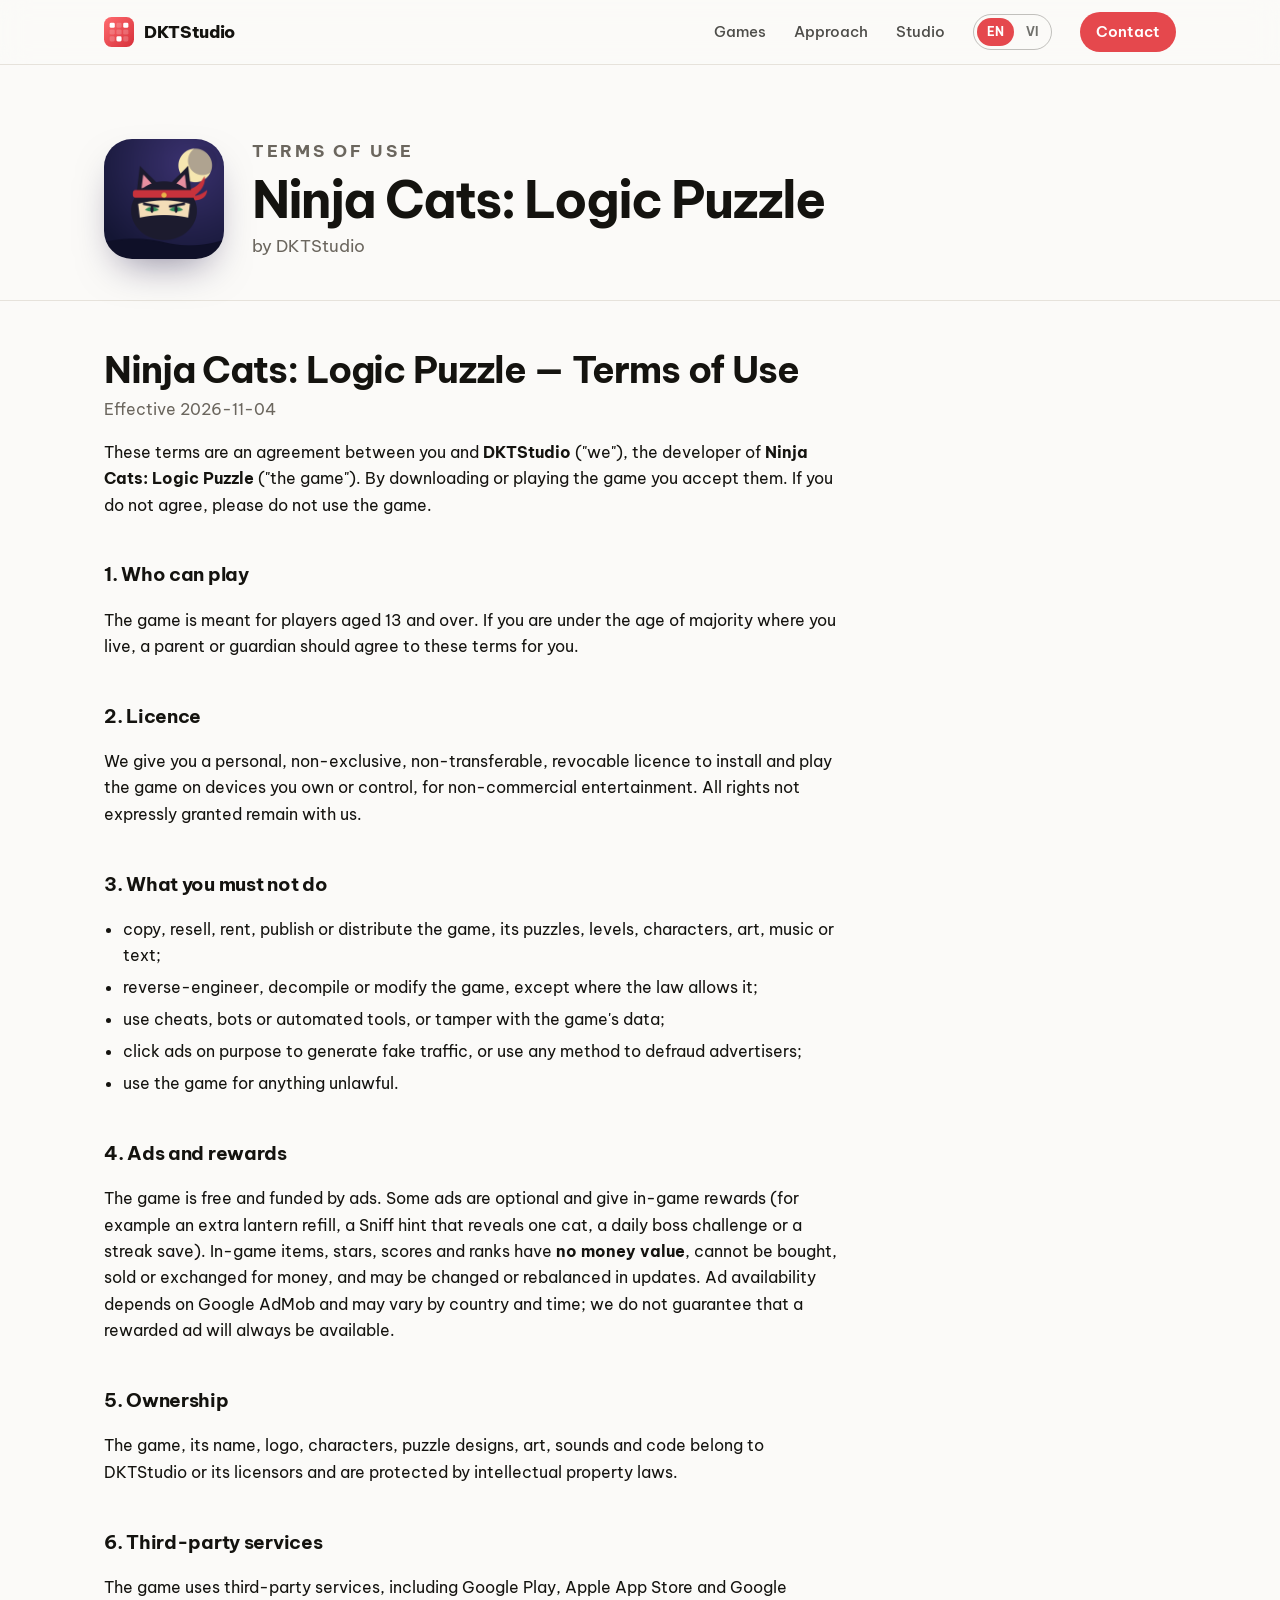
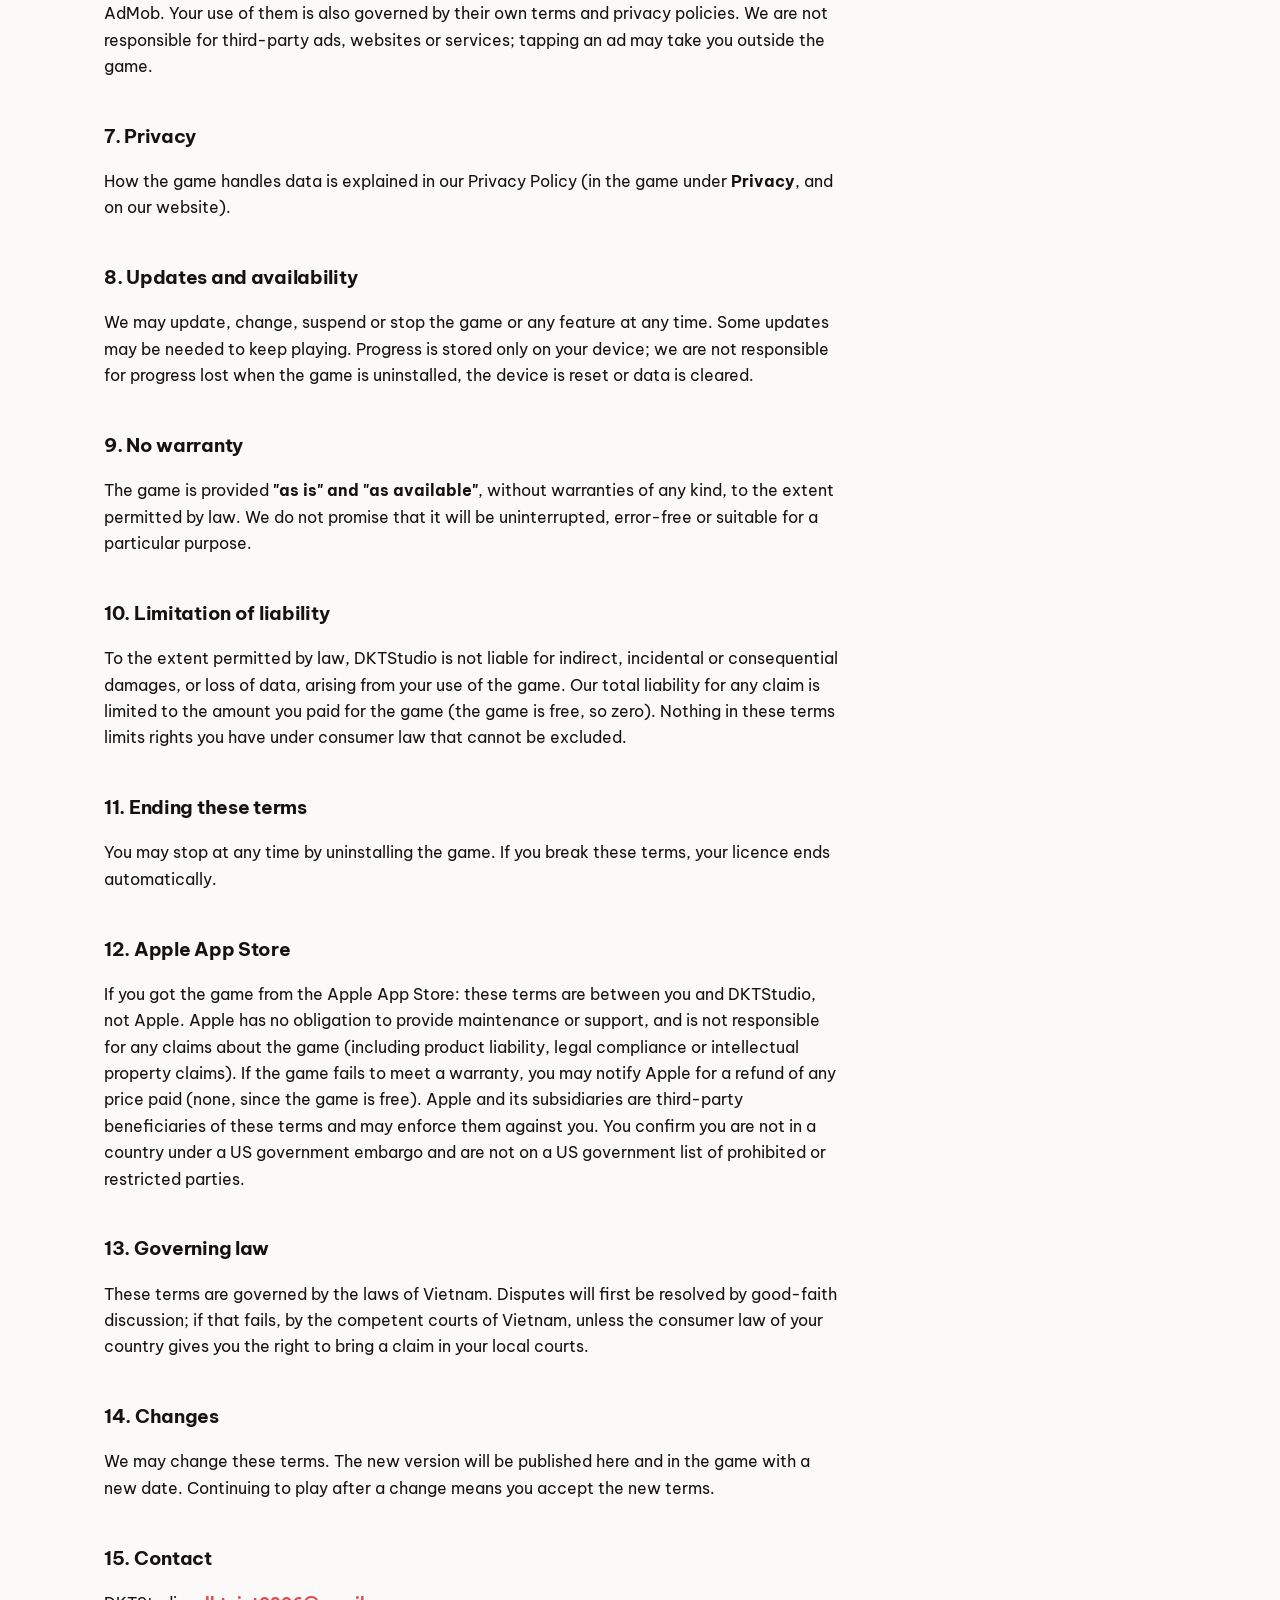
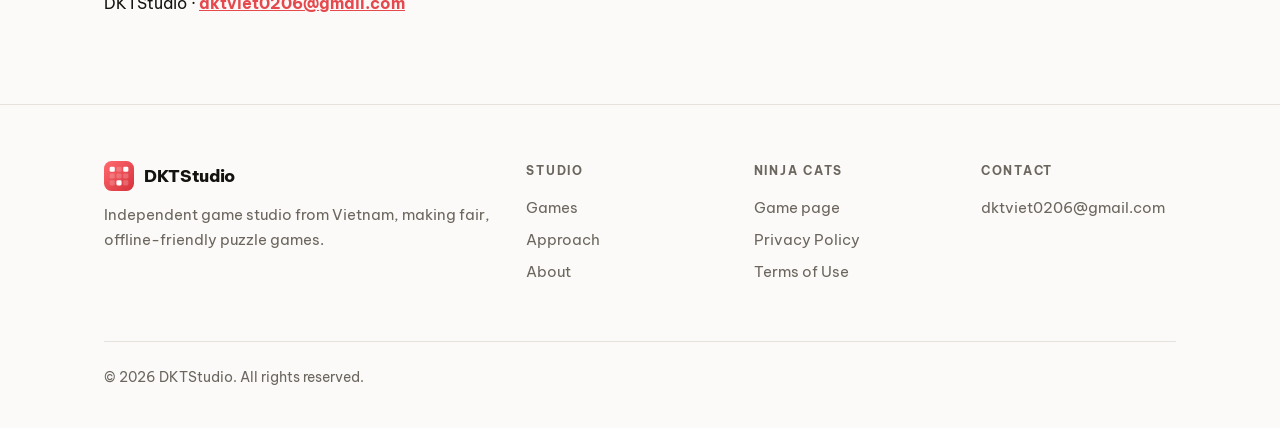
<file: ninja-cats/terms.html>
<!doctype html>
<html lang="en" data-lang="en" data-title-en="Terms of Use — Ninja Cats: Logic Puzzle" data-title-vi="Điều khoản sử dụng — Mèo Ninja: Câu Đố Logic"><head><meta charset="utf-8"><meta name="viewport" content="width=device-width,initial-scale=1"><meta name="generator" content="dkt-landingpage">
<title>Terms of Use — Ninja Cats: Logic Puzzle</title><meta name="description" content="Terms of Use for Ninja Cats: Logic Puzzle by DKTStudio.">
<meta property="og:title" content="Terms of Use — Ninja Cats: Logic Puzzle"><meta property="og:description" content="Terms of Use for Ninja Cats: Logic Puzzle by DKTStudio.">
<link rel="icon" href="../favicon.ico" sizes="48x48"><link rel="icon" href="../favicon.svg" type="image/svg+xml"><link rel="apple-touch-icon" href="../apple-touch-icon.png"><script>(function(){var q=new URLSearchParams(location.search).get('lang'),s=null;
try{s=localStorage.getItem('lang')}catch(e){}
var l=q||s||((navigator.language||'').toLowerCase().indexOf('vi')===0?'vi':'en');if(l!=='vi')l='en';
var d=document.documentElement;function apply(v){d.dataset.lang=v;d.lang=v;document.title=v==='vi'?d.dataset.titleVi:d.dataset.titleEn}apply(l);
window.setLang=function(v){apply(v);try{localStorage.setItem('lang',v)}catch(e){}};})();</script><link rel="preconnect" href="https://fonts.googleapis.com"><link rel="preconnect" href="https://fonts.gstatic.com" crossorigin><link href="https://fonts.googleapis.com/css2?family=Be+Vietnam+Pro:wght@400;500;600;700;800&display=swap" rel="stylesheet"><style>:root{--bg:#fbfaf8;--fg:#14130f;--muted:#6b665e;--soft:#f1efeb;--line:#e6e2db;--card:#fff;--accent:#e5484d;--accent-ink:#fff;
--hero:#0e0d14;--hero-fg:#f5f2ec;--hero-muted:#a8a3b8;--hero-line:rgba(255,255,255,.09)}
@media (prefers-color-scheme:dark){:root{--bg:#0f0e12;--fg:#efece6;--muted:#9a95a3;--soft:#18171c;--line:#26242b;--card:#141318;--accent:#ff6369}}
*{box-sizing:border-box}html{-webkit-text-size-adjust:100%;scroll-behavior:smooth}
body{margin:0;background:var(--bg);color:var(--fg);font:16px/1.65 "Be Vietnam Pro",system-ui,-apple-system,"Segoe UI",Roboto,sans-serif;-webkit-font-smoothing:antialiased}
a{color:inherit}img{display:block;max-width:100%}
.wrap{max-width:1120px;margin:0 auto;padding:0 24px}
/* nav */
.nav{position:sticky;top:0;z-index:10;backdrop-filter:saturate(1.4) blur(14px);-webkit-backdrop-filter:saturate(1.4) blur(14px);background:color-mix(in srgb,var(--bg) 82%,transparent);border-bottom:1px solid var(--line)}
.nav.dark{background:color-mix(in srgb,var(--hero) 80%,transparent);border-color:var(--hero-line);color:var(--hero-fg)}
.nav .wrap{display:flex;align-items:center;justify-content:space-between;height:64px}
.brand{display:flex;align-items:center;gap:10px;text-decoration:none;font-weight:800;letter-spacing:-.02em;font-size:1.05rem}
.mark{min-width:38px;height:30px;padding:0 7px;border-radius:8px;background:var(--accent);color:#fff;display:grid;place-items:center;font-size:.72rem;font-weight:800;letter-spacing:0}
.links{display:flex;align-items:center;gap:28px;font-size:.92rem;font-weight:500}
.links a{text-decoration:none;opacity:.75}.links a:hover{opacity:1}
.links a.cta{opacity:1;background:var(--accent);color:var(--accent-ink);padding:8px 16px;border-radius:999px;font-weight:600}
@media (max-width:640px){.links a:not(.cta){display:none}}
/* hero */
.hero{background:var(--hero);color:var(--hero-fg);position:relative;overflow:hidden}
.hero:before{content:"";position:absolute;inset:0;background:
radial-gradient(600px 300px at 80% 10%,rgba(229,72,77,.28),transparent 70%),
radial-gradient(500px 300px at 10% 90%,rgba(120,90,255,.18),transparent 70%);pointer-events:none}
.hero:after{content:"";position:absolute;inset:0;background-image:linear-gradient(var(--hero-line) 1px,transparent 1px),linear-gradient(90deg,var(--hero-line) 1px,transparent 1px);background-size:56px 56px;mask-image:radial-gradient(ellipse at 70% 30%,#000 10%,transparent 70%);-webkit-mask-image:radial-gradient(ellipse at 70% 30%,#000 10%,transparent 70%);pointer-events:none}
.hero .wrap{position:relative;z-index:1;padding-top:112px;padding-bottom:96px}
.tag{display:inline-flex;align-items:center;gap:8px;font-size:.8rem;font-weight:600;color:var(--hero-muted);border:1px solid var(--hero-line);border-radius:999px;padding:6px 14px;background:rgba(255,255,255,.03)}
.dot{width:7px;height:7px;border-radius:50%;background:#3ddc84;box-shadow:0 0 0 4px rgba(61,220,132,.15)}
.hero h1{font-size:clamp(2.6rem,7.2vw,5.2rem);line-height:1.02;letter-spacing:-.045em;font-weight:800;margin:26px 0 22px;max-width:13ch}
.hero h1 em{font-style:normal;color:var(--accent)}
.hero p.lead{font-size:clamp(1.05rem,2vw,1.25rem);color:var(--hero-muted);max-width:38em;margin:0 0 36px}
.btns{display:flex;flex-wrap:wrap;gap:12px}
.btn{display:inline-flex;align-items:center;gap:8px;text-decoration:none;font-weight:600;font-size:.95rem;padding:13px 22px;border-radius:999px;border:1px solid var(--line);background:var(--card);transition:transform .15s,border-color .15s}
.ic{vertical-align:-.125em;flex:none}
.btn:hover{transform:translateY(-1px);border-color:var(--accent)}
.btn.primary{background:var(--accent);color:var(--accent-ink);border-color:var(--accent)}
.hero .btn:not(.primary){background:transparent;color:var(--hero-fg);border-color:rgba(255,255,255,.18)}
.stats{display:grid;grid-template-columns:repeat(4,1fr);gap:0;margin-top:80px;border-top:1px solid var(--hero-line)}
.stats div{padding:24px 24px 0 0}.stats b{display:block;font-size:clamp(1.6rem,3.4vw,2.3rem);letter-spacing:-.03em;font-weight:800}
.stats span{color:var(--hero-muted);font-size:.88rem}
@media (max-width:720px){.stats{grid-template-columns:repeat(2,1fr)}}
/* sections */
section.sec{padding:104px 0;border-bottom:1px solid var(--line)}
.kicker{font-size:.78rem;letter-spacing:.16em;text-transform:uppercase;color:var(--accent);font-weight:700;margin:0 0 14px}
h2.title{font-size:clamp(1.9rem,4.4vw,3rem);line-height:1.08;letter-spacing:-.035em;margin:0 0 16px;font-weight:800;max-width:18ch}
p.sub{color:var(--muted);font-size:1.08rem;max-width:40em;margin:0}
.head{display:flex;justify-content:space-between;align-items:flex-end;gap:24px;flex-wrap:wrap;margin-bottom:48px}
/* game card */
.game{display:grid;grid-template-columns:auto 1fr;gap:32px;align-items:center;background:var(--card);border:1px solid var(--line);border-radius:28px;padding:36px;transition:border-color .2s,box-shadow .2s}
.game:hover{border-color:color-mix(in srgb,var(--accent) 50%,var(--line));box-shadow:0 24px 60px -30px rgba(0,0,0,.25)}
.game img{width:148px;height:148px;border-radius:34px;box-shadow:0 18px 40px -16px rgba(20,10,60,.55)}
.game h3{font-size:clamp(1.5rem,3vw,2rem);letter-spacing:-.03em;margin:0;line-height:1.15}
.game .vi{color:var(--muted);margin:4px 0 14px;font-weight:500}
.game p.desc{margin:0 0 20px;max-width:46em}
.chips{display:flex;flex-wrap:wrap;gap:8px;margin-bottom:22px}
.chip{font-size:.78rem;font-weight:600;padding:5px 12px;border-radius:999px;background:var(--soft);color:var(--muted)}
.chip.live{background:color-mix(in srgb,#3ddc84 16%,transparent);color:#1f9d57}
@media (max-width:640px){.game{grid-template-columns:1fr;padding:24px;gap:20px}.game img{width:112px;height:112px;border-radius:26px}}
.soon{margin-top:20px;border:1px dashed var(--line);border-radius:28px;padding:28px 36px;color:var(--muted);display:flex;justify-content:space-between;gap:16px;flex-wrap:wrap}
.soon b{color:var(--fg)}
/* principles */
.grid3{display:grid;grid-template-columns:repeat(3,1fr);gap:20px}
@media (max-width:860px){.grid3{grid-template-columns:1fr}}
.card{background:var(--card);border:1px solid var(--line);border-radius:22px;padding:30px}
.card .n{font-size:.8rem;font-weight:700;color:var(--accent);letter-spacing:.08em}
.card h4{font-size:1.2rem;letter-spacing:-.02em;margin:14px 0 8px}.card p{margin:0;color:var(--muted)}
/* about */
.about{display:grid;grid-template-columns:1fr 1fr;gap:64px;align-items:start}
.about p{color:var(--muted);font-size:1.05rem;margin:0 0 16px}
.facts{list-style:none;padding:0;margin:0;border-top:1px solid var(--line)}
.facts li{display:flex;justify-content:space-between;gap:16px;padding:16px 0;border-bottom:1px solid var(--line)}
.facts li span{color:var(--muted)}.facts li b{text-align:right}
@media (max-width:860px){.about{grid-template-columns:1fr;gap:32px}}
/* contact band */
.band{background:var(--hero);color:var(--hero-fg);border-radius:32px;padding:clamp(36px,6vw,72px);position:relative;overflow:hidden;margin:104px 0}
.band:before{content:"";position:absolute;inset:0;background:radial-gradient(500px 260px at 90% 0%,rgba(229,72,77,.35),transparent 70%)}
.band>*{position:relative}.band h2{font-size:clamp(1.8rem,4.4vw,3rem);letter-spacing:-.035em;line-height:1.08;margin:0 0 14px;max-width:16ch}
.band p{color:var(--hero-muted);margin:0 0 28px;max-width:36em;font-size:1.05rem}
/* footer */
footer{border-top:1px solid var(--line);padding:56px 0 40px;font-size:.92rem}
.fgrid{display:grid;grid-template-columns:2fr 1fr 1fr 1fr;gap:32px}
.fgrid h5{font-size:.78rem;letter-spacing:.14em;text-transform:uppercase;color:var(--muted);margin:0 0 14px}
.fgrid a.brand{display:flex;margin-bottom:0}.fgrid a{display:block;text-decoration:none;color:var(--muted);margin:0 0 8px}.fgrid a:hover{color:var(--fg)}
.fgrid p{color:var(--muted);margin:12px 0 0;max-width:28em}
.legalline{display:flex;justify-content:space-between;flex-wrap:wrap;gap:12px;color:var(--muted);margin-top:48px;padding-top:24px;border-top:1px solid var(--line);font-size:.85rem}
@media (max-width:760px){.fgrid{grid-template-columns:1fr 1fr}.fgrid>div:first-child{grid-column:1/-1}}
/* game + legal pages */
.pagehead{padding:72px 0 40px;border-bottom:1px solid var(--line)}
.pagehead .row{display:flex;gap:28px;align-items:center;flex-wrap:wrap}
.pagehead img{width:120px;height:120px;border-radius:28px;box-shadow:0 18px 40px -16px rgba(20,10,60,.5)}
.pagehead h1{font-size:clamp(2rem,5vw,3.2rem);letter-spacing:-.04em;line-height:1.05;margin:0}
.pagehead p{color:var(--muted);margin:6px 0 0;font-size:1.05rem}
.prose{max-width:740px;padding:24px 0 72px}
.prose h1{font-size:clamp(1.7rem,4vw,2.3rem);letter-spacing:-.03em;line-height:1.12;margin:24px 0 6px}
.prose h1+p{color:var(--muted);margin-top:0}
.prose h2{font-size:1.18rem;letter-spacing:-.015em;margin:2.2em 0 .5em}
.prose ul{padding-left:1.2em}.prose li{margin:.35em 0}.prose a{color:var(--accent)}
/* language: html[data-lang] picks which copy shows; set before paint by the head script */
html[data-lang="en"] [data-l="vi"],html[data-lang="vi"] [data-l="en"]{display:none!important}
.lsw{display:inline-flex;border:1px solid currentColor;border-color:color-mix(in srgb,currentColor 25%,transparent);border-radius:999px;padding:3px;gap:2px}
.lsw button{all:unset;cursor:pointer;font-size:.78rem;font-weight:700;padding:4px 10px;border-radius:999px;opacity:.6}
html[data-lang="en"] .lsw [data-set="en"],html[data-lang="vi"] .lsw [data-set="vi"]{background:var(--accent);color:#fff;opacity:1}
.qr{display:flex;align-items:center;gap:20px;margin:0 0 28px;max-width:34em}.qr svg{flex:none;border-radius:8px;border:1px solid #e5e5e5}.qr p{margin:0;color:#666}
@media (max-width:720px){.qr{display:none}}
.head-qr{margin-left:auto;align-self:flex-end;display:flex;flex-direction:column;align-items:center;gap:6px;text-decoration:none}.head-qr svg:first-child{border-radius:10px;border:1px solid var(--line);background:#fff}
.head-cta{display:none;margin-top:16px}
.game.has-qr{grid-template-columns:auto 1fr auto}
.card-qr{display:flex;flex-direction:column;align-items:center;gap:6px;text-decoration:none}.card-qr svg:first-child{border-radius:10px;border:1px solid var(--line);background:#fff}
@media (max-width:900px){.game.has-qr{grid-template-columns:auto 1fr}.card-qr{display:none}}
@media (max-width:640px){.game.has-qr{grid-template-columns:1fr}}
@media (max-width:720px){.head-qr{display:none}.head-cta{display:flex}}
.card.step{display:flex;flex-direction:column;align-items:flex-start}.card.step h4{margin-top:10px}.card.step .btns{margin-top:auto;padding-top:24px}
.card.step .back{font-size:.85rem;margin-top:10px}.card.step .opened{display:none;margin-left:10px;color:#2e9e5b;font-weight:600;letter-spacing:0}.card.step .opened .ic{vertical-align:-2px;margin-right:3px}
.card.step.done .opened{display:inline}.card.step.done{opacity:.75}.card.step.next{border-color:var(--accent);box-shadow:0 0 0 2px var(--accent)}
.inapp{border:2px solid var(--accent);border-radius:16px;padding:18px;margin:24px 0}.inapp p{margin:0 0 12px}.inapp .back{margin:12px 0 0;font-size:.85rem}
.upd{color:var(--muted);font-size:.9rem}
.card.ver,.card.rules{margin:24px 0;max-width:46em}.card.ver{border-color:var(--accent);box-shadow:0 0 0 2px var(--accent)}
.card.ver h4{font-size:1.6rem;margin:6px 0 8px}.card.ver h4 small{font-size:.95rem;font-weight:500;color:var(--muted)}.card.ver .btns{margin-top:16px}
.card.rules ol{margin:10px 0 0;padding-left:1.3em}.card.rules li{margin:0 0 10px}
.vers{padding-left:1.2em}.vers li{margin:0 0 12px}
</style></head>
<body>
<header class="nav"><div class="wrap">
<a class="brand" href="../"><svg xmlns="http://www.w3.org/2000/svg" viewBox="0 0 64 64" width="30" height="30" aria-hidden="true"><defs><linearGradient id="lg1" x1="0" y1="0" x2="1" y2="1"><stop offset="0" stop-color="#ff6b6f"/><stop offset="1" stop-color="#d6303a"/></linearGradient></defs><rect width="64" height="64" rx="16" fill="url(#lg1)"/><rect x="12" y="12" width="11" height="11" rx="3" fill="#fff"/><rect x="26.5" y="12" width="11" height="11" rx="3" fill="#fff" fill-opacity=".2"/><rect x="41" y="12" width="11" height="11" rx="3" fill="#fff"/><rect x="12" y="26.5" width="11" height="11" rx="3" fill="#fff" fill-opacity=".2"/><rect x="26.5" y="26.5" width="11" height="11" rx="3" fill="#fff" fill-opacity=".2"/><rect x="41" y="26.5" width="11" height="11" rx="3" fill="#fff" fill-opacity=".2"/><rect x="12" y="41" width="11" height="11" rx="3" fill="#fff" fill-opacity=".2"/><rect x="26.5" y="41" width="11" height="11" rx="3" fill="#fff"/><rect x="41" y="41" width="11" height="11" rx="3" fill="#fff" fill-opacity=".2"/></svg>DKTStudio</a>
<nav class="links"><a href="../#games"><span data-l="en">Games</span><span data-l="vi">Trò chơi</span></a><a href="../#approach"><span data-l="en">Approach</span><span data-l="vi">Cách làm</span></a><a href="../#about"><span data-l="en">Studio</span><span data-l="vi">Về studio</span></a>
<span class="lsw" role="group" aria-label="Language"><button data-set="en" onclick="setLang('en')">EN</button><button data-set="vi" onclick="setLang('vi')">VI</button></span><a class="cta" href="mailto:dktviet0206@gmail.com"><span data-l="en">Contact</span><span data-l="vi">Liên hệ</span></a></nav>
</div></header>
<section class="pagehead"><div class="wrap"><div class="row"><img src="icon.png" alt="" width="120" height="120"><div><p class="kicker" style="margin:0 0 8px"><span data-l="en">Terms of Use</span><span data-l="vi">Điều khoản sử dụng</span></p><h1><span data-l="en">Ninja Cats: Logic Puzzle</span><span data-l="vi">Mèo Ninja: Câu Đố Logic</span></h1><p><span data-l="en">by DKTStudio</span><span data-l="vi">của DKTStudio</span></p></div></div></div></section><div class="wrap"><div class="prose"><div data-l="en"><h1>Ninja Cats: Logic Puzzle — Terms of Use</h1>
<p>Effective 2026-11-04</p>
<p>These terms are an agreement between you and <strong>DKTStudio</strong> (&quot;we&quot;), the developer of <strong>Ninja Cats: Logic Puzzle</strong> (&quot;the game&quot;). By downloading or playing the game you accept them. If you do not agree, please do not use the game.</p>
<h2>1. Who can play</h2>
<p>The game is meant for players aged 13 and over. If you are under the age of majority where you live, a parent or guardian should agree to these terms for you.</p>
<h2>2. Licence</h2>
<p>We give you a personal, non-exclusive, non-transferable, revocable licence to install and play the game on devices you own or control, for non-commercial entertainment. All rights not expressly granted remain with us.</p>
<h2>3. What you must not do</h2>
<ul><li>copy, resell, rent, publish or distribute the game, its puzzles, levels, characters, art, music or text;</li><li>reverse-engineer, decompile or modify the game, except where the law allows it;</li><li>use cheats, bots or automated tools, or tamper with the game&#x27;s data;</li><li>click ads on purpose to generate fake traffic, or use any method to defraud advertisers;</li><li>use the game for anything unlawful.</li></ul>
<h2>4. Ads and rewards</h2>
<p>The game is free and funded by ads. Some ads are optional and give in-game rewards (for example an extra lantern refill, a Sniff hint that reveals one cat, a daily boss challenge or a streak save). In-game items, stars, scores and ranks have <strong>no money value</strong>, cannot be bought, sold or exchanged for money, and may be changed or rebalanced in updates. Ad availability depends on Google AdMob and may vary by country and time; we do not guarantee that a rewarded ad will always be available.</p>
<h2>5. Ownership</h2>
<p>The game, its name, logo, characters, puzzle designs, art, sounds and code belong to DKTStudio or its licensors and are protected by intellectual property laws.</p>
<h2>6. Third-party services</h2>
<p>The game uses third-party services, including Google Play, Apple App Store and Google AdMob. Your use of them is also governed by their own terms and privacy policies. We are not responsible for third-party ads, websites or services; tapping an ad may take you outside the game.</p>
<h2>7. Privacy</h2>
<p>How the game handles data is explained in our Privacy Policy (in the game under <strong>Privacy</strong>, and on our website).</p>
<h2>8. Updates and availability</h2>
<p>We may update, change, suspend or stop the game or any feature at any time. Some updates may be needed to keep playing. Progress is stored only on your device; we are not responsible for progress lost when the game is uninstalled, the device is reset or data is cleared.</p>
<h2>9. No warranty</h2>
<p>The game is provided <strong>&quot;as is&quot; and &quot;as available&quot;</strong>, without warranties of any kind, to the extent permitted by law. We do not promise that it will be uninterrupted, error-free or suitable for a particular purpose.</p>
<h2>10. Limitation of liability</h2>
<p>To the extent permitted by law, DKTStudio is not liable for indirect, incidental or consequential damages, or loss of data, arising from your use of the game. Our total liability for any claim is limited to the amount you paid for the game (the game is free, so zero). Nothing in these terms limits rights you have under consumer law that cannot be excluded.</p>
<h2>11. Ending these terms</h2>
<p>You may stop at any time by uninstalling the game. If you break these terms, your licence ends automatically.</p>
<h2>12. Apple App Store</h2>
<p>If you got the game from the Apple App Store: these terms are between you and DKTStudio, not Apple. Apple has no obligation to provide maintenance or support, and is not responsible for any claims about the game (including product liability, legal compliance or intellectual property claims). If the game fails to meet a warranty, you may notify Apple for a refund of any price paid (none, since the game is free). Apple and its subsidiaries are third-party beneficiaries of these terms and may enforce them against you. You confirm you are not in a country under a US government embargo and are not on a US government list of prohibited or restricted parties.</p>
<h2>13. Governing law</h2>
<p>These terms are governed by the laws of Vietnam. Disputes will first be resolved by good-faith discussion; if that fails, by the competent courts of Vietnam, unless the consumer law of your country gives you the right to bring a claim in your local courts.</p>
<h2>14. Changes</h2>
<p>We may change these terms. The new version will be published here and in the game with a new date. Continuing to play after a change means you accept the new terms.</p>
<h2>15. Contact</h2>
<p>DKTStudio · <strong><a href="mailto:dktviet0206@gmail.com">dktviet0206@gmail.com</a></strong></p></div><div data-l="vi"><h1>Mèo Ninja: Câu Đố Logic — Điều khoản sử dụng</h1>
<p>Hiệu lực từ 04/11/2026</p>
<p>Đây là thoả thuận giữa bạn và <strong>DKTStudio</strong> (&quot;chúng tôi&quot;), nhà phát triển trò chơi <strong>Mèo Ninja: Câu Đố Logic</strong> (&quot;trò chơi&quot;). Khi tải hoặc chơi, bạn đồng ý với các điều khoản này. Nếu không đồng ý, vui lòng không dùng trò chơi.</p>
<h2>1. Ai được chơi</h2>
<p>Trò chơi dành cho người từ 13 tuổi. Nếu bạn chưa đủ tuổi thành niên theo luật nơi bạn sống, cha mẹ hoặc người giám hộ cần đồng ý các điều khoản này thay bạn.</p>
<h2>2. Quyền sử dụng</h2>
<p>Chúng tôi cho bạn quyền cá nhân, không độc quyền, không chuyển nhượng và có thể thu hồi để cài đặt và chơi trò chơi trên thiết bị của bạn, cho mục đích giải trí phi thương mại. Mọi quyền không nêu rõ ở đây thuộc về chúng tôi.</p>
<h2>3. Những điều không được làm</h2>
<ul><li>sao chép, bán lại, cho thuê, đăng tải hoặc phân phối trò chơi, câu đố, màn chơi, nhân vật, hình ảnh, âm thanh hay chữ;</li><li>dịch ngược, giải mã hoặc sửa đổi trò chơi, trừ khi luật cho phép;</li><li>dùng gian lận, bot, công cụ tự động, hoặc can thiệp dữ liệu trò chơi;</li><li>cố ý bấm quảng cáo để tạo lượt xem giả, hoặc dùng bất kỳ cách nào để lừa nhà quảng cáo;</li><li>dùng trò chơi vào việc trái pháp luật.</li></ul>
<h2>4. Quảng cáo và phần thưởng</h2>
<p>Trò chơi miễn phí nhờ quảng cáo. Một số quảng cáo do bạn tự chọn xem và cho phần thưởng trong trò chơi (vd. nạp lại đèn lồng, Săn hơi lộ một con mèo, thử thách trùm mỗi ngày hay giữ chuỗi ngày). Vật phẩm, sao, điểm và cấp bậc trong trò chơi <strong>không có giá trị tiền</strong>, không mua bán hay đổi ra tiền được, và có thể được thay đổi, cân bằng lại khi cập nhật. Việc có quảng cáo hay không phụ thuộc Google AdMob, khác nhau theo quốc gia và thời điểm; chúng tôi không bảo đảm lúc nào cũng có quảng cáo có thưởng.</p>
<h2>5. Quyền sở hữu</h2>
<p>Trò chơi, tên, logo, nhân vật, thiết kế câu đố, hình ảnh, âm thanh và mã nguồn thuộc về DKTStudio hoặc bên cấp phép, được pháp luật về sở hữu trí tuệ bảo vệ.</p>
<h2>6. Dịch vụ của bên thứ ba</h2>
<p>Trò chơi dùng dịch vụ của bên thứ ba như Google Play, Apple App Store và Google AdMob. Việc bạn dùng các dịch vụ này còn tuân theo điều khoản và chính sách quyền riêng tư của họ. Chúng tôi không chịu trách nhiệm về quảng cáo, trang web hay dịch vụ của bên thứ ba; chạm vào quảng cáo có thể đưa bạn ra khỏi trò chơi.</p>
<h2>7. Quyền riêng tư</h2>
<p>Cách trò chơi xử lý dữ liệu được nêu trong Chính sách quyền riêng tư (trong trò chơi ở mục <strong>Quyền riêng tư</strong>, và trên trang web của chúng tôi).</p>
<h2>8. Cập nhật và sự sẵn có</h2>
<p>Chúng tôi có thể cập nhật, thay đổi, tạm dừng hoặc ngừng trò chơi hay bất kỳ tính năng nào vào bất cứ lúc nào. Một số bản cập nhật có thể cần cài để tiếp tục chơi. Tiến độ chỉ lưu trên máy của bạn; chúng tôi không chịu trách nhiệm khi mất tiến độ do gỡ trò chơi, khôi phục máy hay xoá dữ liệu.</p>
<h2>9. Không bảo đảm</h2>
<p>Trò chơi được cung cấp <strong>&quot;nguyên trạng&quot; và &quot;tuỳ khả năng sẵn có&quot;</strong>, không kèm bảo đảm nào trong phạm vi luật cho phép. Chúng tôi không hứa trò chơi luôn chạy liên tục, không lỗi hay phù hợp cho một mục đích cụ thể.</p>
<h2>10. Giới hạn trách nhiệm</h2>
<p>Trong phạm vi luật cho phép, DKTStudio không chịu trách nhiệm về thiệt hại gián tiếp, ngẫu nhiên, hệ quả hay mất dữ liệu phát sinh từ việc bạn dùng trò chơi. Tổng trách nhiệm của chúng tôi cho mọi khiếu nại giới hạn ở số tiền bạn đã trả cho trò chơi (trò chơi miễn phí, nên là 0). Điều khoản này không hạn chế các quyền của người tiêu dùng mà luật không cho phép loại trừ.</p>
<h2>11. Chấm dứt</h2>
<p>Bạn có thể ngừng bất cứ lúc nào bằng cách gỡ trò chơi. Nếu bạn vi phạm các điều khoản này, quyền sử dụng của bạn tự động chấm dứt.</p>
<h2>12. Apple App Store</h2>
<p>Nếu bạn tải trò chơi từ Apple App Store: thoả thuận này là giữa bạn và DKTStudio, không phải Apple. Apple không có nghĩa vụ bảo trì hay hỗ trợ, và không chịu trách nhiệm về khiếu nại liên quan đến trò chơi (kể cả trách nhiệm sản phẩm, tuân thủ pháp luật hay sở hữu trí tuệ). Nếu trò chơi không đúng bảo đảm, bạn có thể báo Apple để được hoàn lại số tiền đã trả (không có, vì trò chơi miễn phí). Apple và các công ty con là bên thụ hưởng thứ ba của thoả thuận này và có quyền yêu cầu bạn thực hiện. Bạn xác nhận mình không ở quốc gia bị chính phủ Hoa Kỳ cấm vận và không có tên trong danh sách bị cấm hay hạn chế của chính phủ Hoa Kỳ.</p>
<h2>13. Luật áp dụng</h2>
<p>Các điều khoản này tuân theo pháp luật Việt Nam. Tranh chấp được giải quyết trước hết bằng thương lượng thiện chí; nếu không thành, do toà án có thẩm quyền tại Việt Nam giải quyết, trừ khi luật bảo vệ người tiêu dùng nước bạn cho phép bạn khởi kiện tại toà án địa phương.</p>
<h2>14. Thay đổi</h2>
<p>Chúng tôi có thể thay đổi các điều khoản này. Bản mới sẽ được đăng ở đây và trong trò chơi kèm ngày mới. Tiếp tục chơi sau khi thay đổi nghĩa là bạn đồng ý với bản mới.</p>
<h2>15. Liên hệ</h2>
<p>DKTStudio · <strong><a href="mailto:dktviet0206@gmail.com">dktviet0206@gmail.com</a></strong></p></div></div></div>
<footer><div class="wrap">
<div class="fgrid">
<div><a class="brand" href="../" style="color:var(--fg)"><svg xmlns="http://www.w3.org/2000/svg" viewBox="0 0 64 64" width="30" height="30" aria-hidden="true"><defs><linearGradient id="lg2" x1="0" y1="0" x2="1" y2="1"><stop offset="0" stop-color="#ff6b6f"/><stop offset="1" stop-color="#d6303a"/></linearGradient></defs><rect width="64" height="64" rx="16" fill="url(#lg2)"/><rect x="12" y="12" width="11" height="11" rx="3" fill="#fff"/><rect x="26.5" y="12" width="11" height="11" rx="3" fill="#fff" fill-opacity=".2"/><rect x="41" y="12" width="11" height="11" rx="3" fill="#fff"/><rect x="12" y="26.5" width="11" height="11" rx="3" fill="#fff" fill-opacity=".2"/><rect x="26.5" y="26.5" width="11" height="11" rx="3" fill="#fff" fill-opacity=".2"/><rect x="41" y="26.5" width="11" height="11" rx="3" fill="#fff" fill-opacity=".2"/><rect x="12" y="41" width="11" height="11" rx="3" fill="#fff" fill-opacity=".2"/><rect x="26.5" y="41" width="11" height="11" rx="3" fill="#fff"/><rect x="41" y="41" width="11" height="11" rx="3" fill="#fff" fill-opacity=".2"/></svg>DKTStudio</a>
<p><span data-l="en">Independent game studio from Vietnam, making fair, offline-friendly puzzle games.</span><span data-l="vi">Studio trò chơi độc lập tại Việt Nam, làm trò chơi giải đố công bằng, chơi được không cần mạng.</span></p></div>
<div><h5><span data-l="en">Studio</span><span data-l="vi">Về chúng tôi</span></h5><a href="../#games"><span data-l="en">Games</span><span data-l="vi">Trò chơi</span></a><a href="../#approach"><span data-l="en">Approach</span><span data-l="vi">Cách làm</span></a><a href="../#about"><span data-l="en">About</span><span data-l="vi">Giới thiệu</span></a></div>
<div><h5><span data-l="en">Ninja Cats</span><span data-l="vi">Mèo Ninja</span></h5><a href="../ninja-cats/"><span data-l="en">Game page</span><span data-l="vi">Trang trò chơi</span></a><a href="../ninja-cats/privacy.html"><span data-l="en">Privacy Policy</span><span data-l="vi">Quyền riêng tư</span></a><a href="../ninja-cats/terms.html"><span data-l="en">Terms of Use</span><span data-l="vi">Điều khoản sử dụng</span></a></div>
<div><h5><span data-l="en">Contact</span><span data-l="vi">Liên hệ</span></h5><a href="mailto:dktviet0206@gmail.com">dktviet0206@gmail.com</a></div>
</div>
<div class="legalline"><span>© 2026 DKTStudio. <span data-l="en">All rights reserved.</span><span data-l="vi">Bảo lưu mọi quyền.</span></span></div>
</div></footer>
</body></html>
</file>
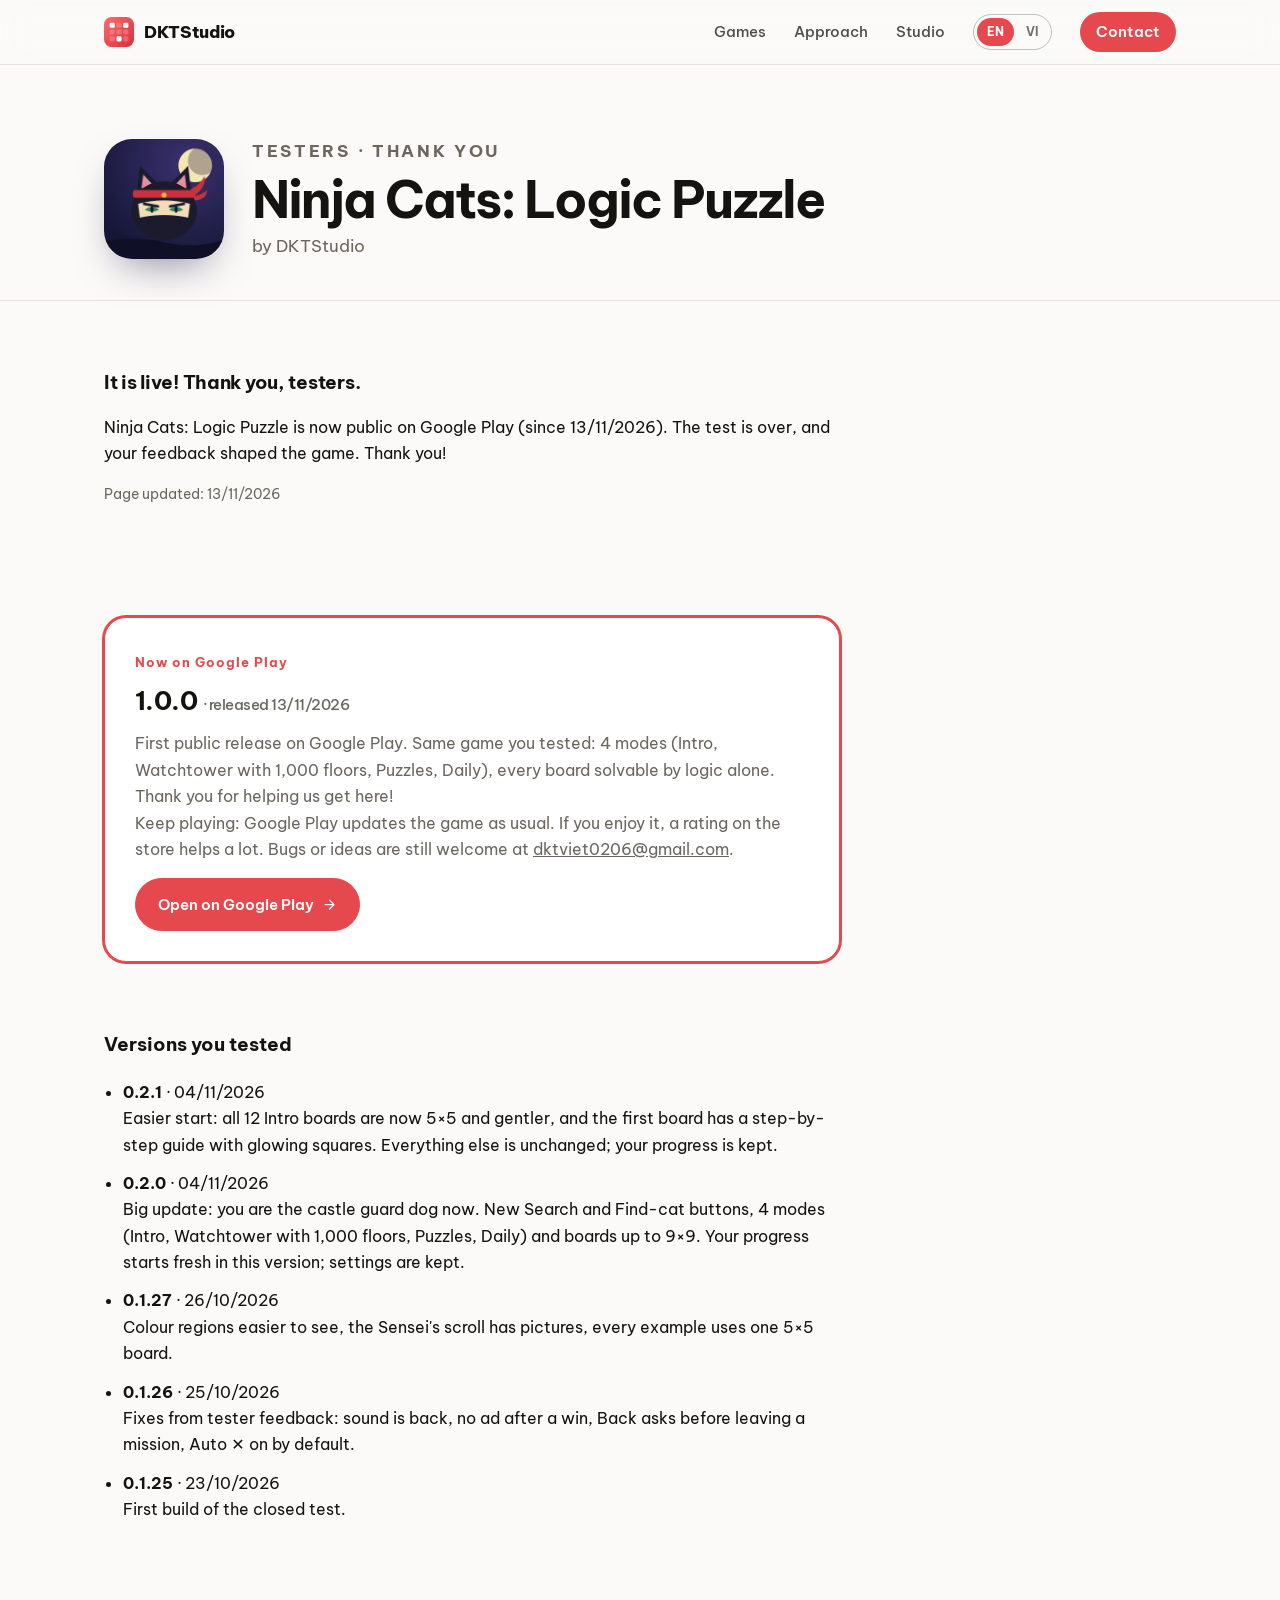
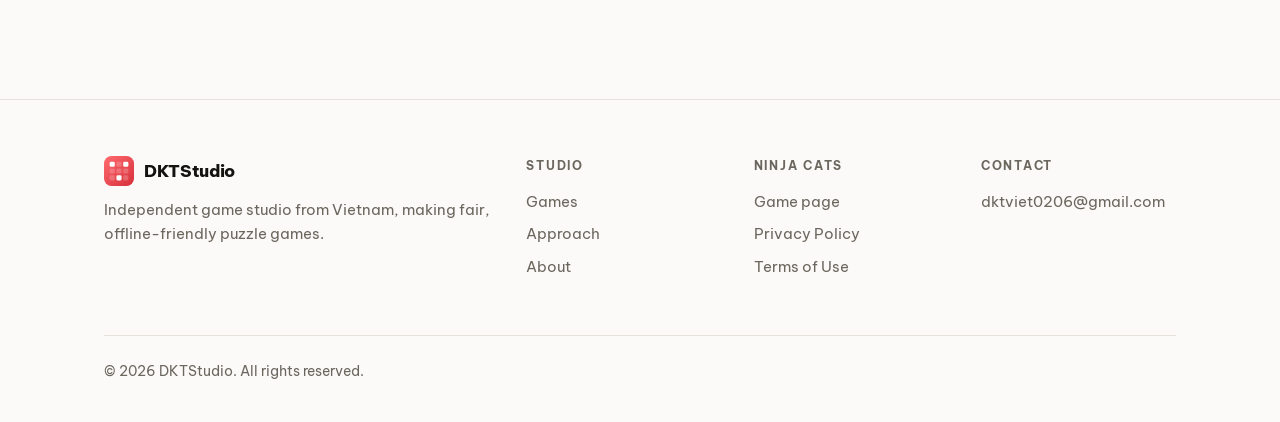
<file: ninja-cats/test.html>
<!doctype html>
<html lang="en" data-lang="en" data-title-en="Thank you, testers — Ninja Cats: Logic Puzzle" data-title-vi="Cảm ơn người thử — Mèo Ninja: Câu Đố Logic"><head><meta charset="utf-8"><meta name="viewport" content="width=device-width,initial-scale=1"><meta name="generator" content="dkt-landingpage">
<title>Thank you, testers — Ninja Cats: Logic Puzzle</title><meta name="description" content="Ninja Cats: Logic Puzzle by DKTStudio is live on Google Play.">
<meta property="og:title" content="Thank you, testers — Ninja Cats: Logic Puzzle"><meta property="og:description" content="Ninja Cats: Logic Puzzle by DKTStudio is live on Google Play.">
<link rel="icon" href="../favicon.ico" sizes="48x48"><link rel="icon" href="../favicon.svg" type="image/svg+xml"><link rel="apple-touch-icon" href="../apple-touch-icon.png"><script>(function(){var q=new URLSearchParams(location.search).get('lang'),s=null;
try{s=localStorage.getItem('lang')}catch(e){}
var l=q||s||((navigator.language||'').toLowerCase().indexOf('vi')===0?'vi':'en');if(l!=='vi')l='en';
var d=document.documentElement;function apply(v){d.dataset.lang=v;d.lang=v;document.title=v==='vi'?d.dataset.titleVi:d.dataset.titleEn}apply(l);
window.setLang=function(v){apply(v);try{localStorage.setItem('lang',v)}catch(e){}};})();</script><link rel="preconnect" href="https://fonts.googleapis.com"><link rel="preconnect" href="https://fonts.gstatic.com" crossorigin><link href="https://fonts.googleapis.com/css2?family=Be+Vietnam+Pro:wght@400;500;600;700;800&display=swap" rel="stylesheet"><style>:root{--bg:#fbfaf8;--fg:#14130f;--muted:#6b665e;--soft:#f1efeb;--line:#e6e2db;--card:#fff;--accent:#e5484d;--accent-ink:#fff;
--hero:#0e0d14;--hero-fg:#f5f2ec;--hero-muted:#a8a3b8;--hero-line:rgba(255,255,255,.09)}
@media (prefers-color-scheme:dark){:root{--bg:#0f0e12;--fg:#efece6;--muted:#9a95a3;--soft:#18171c;--line:#26242b;--card:#141318;--accent:#ff6369}}
*{box-sizing:border-box}html{-webkit-text-size-adjust:100%;scroll-behavior:smooth}
body{margin:0;background:var(--bg);color:var(--fg);font:16px/1.65 "Be Vietnam Pro",system-ui,-apple-system,"Segoe UI",Roboto,sans-serif;-webkit-font-smoothing:antialiased}
a{color:inherit}img{display:block;max-width:100%}
.wrap{max-width:1120px;margin:0 auto;padding:0 24px}
/* nav */
.nav{position:sticky;top:0;z-index:10;backdrop-filter:saturate(1.4) blur(14px);-webkit-backdrop-filter:saturate(1.4) blur(14px);background:color-mix(in srgb,var(--bg) 82%,transparent);border-bottom:1px solid var(--line)}
.nav.dark{background:color-mix(in srgb,var(--hero) 80%,transparent);border-color:var(--hero-line);color:var(--hero-fg)}
.nav .wrap{display:flex;align-items:center;justify-content:space-between;height:64px}
.brand{display:flex;align-items:center;gap:10px;text-decoration:none;font-weight:800;letter-spacing:-.02em;font-size:1.05rem}
.mark{min-width:38px;height:30px;padding:0 7px;border-radius:8px;background:var(--accent);color:#fff;display:grid;place-items:center;font-size:.72rem;font-weight:800;letter-spacing:0}
.links{display:flex;align-items:center;gap:28px;font-size:.92rem;font-weight:500}
.links a{text-decoration:none;opacity:.75}.links a:hover{opacity:1}
.links a.cta{opacity:1;background:var(--accent);color:var(--accent-ink);padding:8px 16px;border-radius:999px;font-weight:600}
@media (max-width:640px){.links a:not(.cta){display:none}}
/* hero */
.hero{background:var(--hero);color:var(--hero-fg);position:relative;overflow:hidden}
.hero:before{content:"";position:absolute;inset:0;background:
radial-gradient(600px 300px at 80% 10%,rgba(229,72,77,.28),transparent 70%),
radial-gradient(500px 300px at 10% 90%,rgba(120,90,255,.18),transparent 70%);pointer-events:none}
.hero:after{content:"";position:absolute;inset:0;background-image:linear-gradient(var(--hero-line) 1px,transparent 1px),linear-gradient(90deg,var(--hero-line) 1px,transparent 1px);background-size:56px 56px;mask-image:radial-gradient(ellipse at 70% 30%,#000 10%,transparent 70%);-webkit-mask-image:radial-gradient(ellipse at 70% 30%,#000 10%,transparent 70%);pointer-events:none}
.hero .wrap{position:relative;z-index:1;padding-top:112px;padding-bottom:96px}
.tag{display:inline-flex;align-items:center;gap:8px;font-size:.8rem;font-weight:600;color:var(--hero-muted);border:1px solid var(--hero-line);border-radius:999px;padding:6px 14px;background:rgba(255,255,255,.03)}
.dot{width:7px;height:7px;border-radius:50%;background:#3ddc84;box-shadow:0 0 0 4px rgba(61,220,132,.15)}
.hero h1{font-size:clamp(2.6rem,7.2vw,5.2rem);line-height:1.02;letter-spacing:-.045em;font-weight:800;margin:26px 0 22px;max-width:13ch}
.hero h1 em{font-style:normal;color:var(--accent)}
.hero p.lead{font-size:clamp(1.05rem,2vw,1.25rem);color:var(--hero-muted);max-width:38em;margin:0 0 36px}
.btns{display:flex;flex-wrap:wrap;gap:12px}
.btn{display:inline-flex;align-items:center;gap:8px;text-decoration:none;font-weight:600;font-size:.95rem;padding:13px 22px;border-radius:999px;border:1px solid var(--line);background:var(--card);transition:transform .15s,border-color .15s}
.ic{vertical-align:-.125em;flex:none}
.btn:hover{transform:translateY(-1px);border-color:var(--accent)}
.btn.primary{background:var(--accent);color:var(--accent-ink);border-color:var(--accent)}
.hero .btn:not(.primary){background:transparent;color:var(--hero-fg);border-color:rgba(255,255,255,.18)}
.stats{display:grid;grid-template-columns:repeat(4,1fr);gap:0;margin-top:80px;border-top:1px solid var(--hero-line)}
.stats div{padding:24px 24px 0 0}.stats b{display:block;font-size:clamp(1.6rem,3.4vw,2.3rem);letter-spacing:-.03em;font-weight:800}
.stats span{color:var(--hero-muted);font-size:.88rem}
@media (max-width:720px){.stats{grid-template-columns:repeat(2,1fr)}}
/* sections */
section.sec{padding:104px 0;border-bottom:1px solid var(--line)}
.kicker{font-size:.78rem;letter-spacing:.16em;text-transform:uppercase;color:var(--accent);font-weight:700;margin:0 0 14px}
h2.title{font-size:clamp(1.9rem,4.4vw,3rem);line-height:1.08;letter-spacing:-.035em;margin:0 0 16px;font-weight:800;max-width:18ch}
p.sub{color:var(--muted);font-size:1.08rem;max-width:40em;margin:0}
.head{display:flex;justify-content:space-between;align-items:flex-end;gap:24px;flex-wrap:wrap;margin-bottom:48px}
/* game card */
.game{display:grid;grid-template-columns:auto 1fr;gap:32px;align-items:center;background:var(--card);border:1px solid var(--line);border-radius:28px;padding:36px;transition:border-color .2s,box-shadow .2s}
.game:hover{border-color:color-mix(in srgb,var(--accent) 50%,var(--line));box-shadow:0 24px 60px -30px rgba(0,0,0,.25)}
.game img{width:148px;height:148px;border-radius:34px;box-shadow:0 18px 40px -16px rgba(20,10,60,.55)}
.game h3{font-size:clamp(1.5rem,3vw,2rem);letter-spacing:-.03em;margin:0;line-height:1.15}
.game .vi{color:var(--muted);margin:4px 0 14px;font-weight:500}
.game p.desc{margin:0 0 20px;max-width:46em}
.chips{display:flex;flex-wrap:wrap;gap:8px;margin-bottom:22px}
.chip{font-size:.78rem;font-weight:600;padding:5px 12px;border-radius:999px;background:var(--soft);color:var(--muted)}
.chip.live{background:color-mix(in srgb,#3ddc84 16%,transparent);color:#1f9d57}
@media (max-width:640px){.game{grid-template-columns:1fr;padding:24px;gap:20px}.game img{width:112px;height:112px;border-radius:26px}}
.soon{margin-top:20px;border:1px dashed var(--line);border-radius:28px;padding:28px 36px;color:var(--muted);display:flex;justify-content:space-between;gap:16px;flex-wrap:wrap}
.soon b{color:var(--fg)}
/* principles */
.grid3{display:grid;grid-template-columns:repeat(3,1fr);gap:20px}
@media (max-width:860px){.grid3{grid-template-columns:1fr}}
.card{background:var(--card);border:1px solid var(--line);border-radius:22px;padding:30px}
.card .n{font-size:.8rem;font-weight:700;color:var(--accent);letter-spacing:.08em}
.card h4{font-size:1.2rem;letter-spacing:-.02em;margin:14px 0 8px}.card p{margin:0;color:var(--muted)}
/* about */
.about{display:grid;grid-template-columns:1fr 1fr;gap:64px;align-items:start}
.about p{color:var(--muted);font-size:1.05rem;margin:0 0 16px}
.facts{list-style:none;padding:0;margin:0;border-top:1px solid var(--line)}
.facts li{display:flex;justify-content:space-between;gap:16px;padding:16px 0;border-bottom:1px solid var(--line)}
.facts li span{color:var(--muted)}.facts li b{text-align:right}
@media (max-width:860px){.about{grid-template-columns:1fr;gap:32px}}
/* contact band */
.band{background:var(--hero);color:var(--hero-fg);border-radius:32px;padding:clamp(36px,6vw,72px);position:relative;overflow:hidden;margin:104px 0}
.band:before{content:"";position:absolute;inset:0;background:radial-gradient(500px 260px at 90% 0%,rgba(229,72,77,.35),transparent 70%)}
.band>*{position:relative}.band h2{font-size:clamp(1.8rem,4.4vw,3rem);letter-spacing:-.035em;line-height:1.08;margin:0 0 14px;max-width:16ch}
.band p{color:var(--hero-muted);margin:0 0 28px;max-width:36em;font-size:1.05rem}
/* footer */
footer{border-top:1px solid var(--line);padding:56px 0 40px;font-size:.92rem}
.fgrid{display:grid;grid-template-columns:2fr 1fr 1fr 1fr;gap:32px}
.fgrid h5{font-size:.78rem;letter-spacing:.14em;text-transform:uppercase;color:var(--muted);margin:0 0 14px}
.fgrid a.brand{display:flex;margin-bottom:0}.fgrid a{display:block;text-decoration:none;color:var(--muted);margin:0 0 8px}.fgrid a:hover{color:var(--fg)}
.fgrid p{color:var(--muted);margin:12px 0 0;max-width:28em}
.legalline{display:flex;justify-content:space-between;flex-wrap:wrap;gap:12px;color:var(--muted);margin-top:48px;padding-top:24px;border-top:1px solid var(--line);font-size:.85rem}
@media (max-width:760px){.fgrid{grid-template-columns:1fr 1fr}.fgrid>div:first-child{grid-column:1/-1}}
/* game + legal pages */
.pagehead{padding:72px 0 40px;border-bottom:1px solid var(--line)}
.pagehead .row{display:flex;gap:28px;align-items:center;flex-wrap:wrap}
.pagehead img{width:120px;height:120px;border-radius:28px;box-shadow:0 18px 40px -16px rgba(20,10,60,.5)}
.pagehead h1{font-size:clamp(2rem,5vw,3.2rem);letter-spacing:-.04em;line-height:1.05;margin:0}
.pagehead p{color:var(--muted);margin:6px 0 0;font-size:1.05rem}
.prose{max-width:740px;padding:24px 0 72px}
.prose h1{font-size:clamp(1.7rem,4vw,2.3rem);letter-spacing:-.03em;line-height:1.12;margin:24px 0 6px}
.prose h1+p{color:var(--muted);margin-top:0}
.prose h2{font-size:1.18rem;letter-spacing:-.015em;margin:2.2em 0 .5em}
.prose ul{padding-left:1.2em}.prose li{margin:.35em 0}.prose a{color:var(--accent)}
/* language: html[data-lang] picks which copy shows; set before paint by the head script */
html[data-lang="en"] [data-l="vi"],html[data-lang="vi"] [data-l="en"]{display:none!important}
.lsw{display:inline-flex;border:1px solid currentColor;border-color:color-mix(in srgb,currentColor 25%,transparent);border-radius:999px;padding:3px;gap:2px}
.lsw button{all:unset;cursor:pointer;font-size:.78rem;font-weight:700;padding:4px 10px;border-radius:999px;opacity:.6}
html[data-lang="en"] .lsw [data-set="en"],html[data-lang="vi"] .lsw [data-set="vi"]{background:var(--accent);color:#fff;opacity:1}
.qr{display:flex;align-items:center;gap:20px;margin:0 0 28px;max-width:34em}.qr svg{flex:none;border-radius:8px;border:1px solid #e5e5e5}.qr p{margin:0;color:#666}
@media (max-width:720px){.qr{display:none}}
.head-qr{margin-left:auto;align-self:flex-end;display:flex;flex-direction:column;align-items:center;gap:6px;text-decoration:none}.head-qr svg:first-child{border-radius:10px;border:1px solid var(--line);background:#fff}
.head-cta{display:none;margin-top:16px}
.game.has-qr{grid-template-columns:auto 1fr auto}
.card-qr{display:flex;flex-direction:column;align-items:center;gap:6px;text-decoration:none}.card-qr svg:first-child{border-radius:10px;border:1px solid var(--line);background:#fff}
@media (max-width:900px){.game.has-qr{grid-template-columns:auto 1fr}.card-qr{display:none}}
@media (max-width:640px){.game.has-qr{grid-template-columns:1fr}}
@media (max-width:720px){.head-qr{display:none}.head-cta{display:flex}}
.card.step{display:flex;flex-direction:column;align-items:flex-start}.card.step h4{margin-top:10px}.card.step .btns{margin-top:auto;padding-top:24px}
.card.step .back{font-size:.85rem;margin-top:10px}.card.step .opened{display:none;margin-left:10px;color:#2e9e5b;font-weight:600;letter-spacing:0}.card.step .opened .ic{vertical-align:-2px;margin-right:3px}
.card.step.done .opened{display:inline}.card.step.done{opacity:.75}.card.step.next{border-color:var(--accent);box-shadow:0 0 0 2px var(--accent)}
.inapp{border:2px solid var(--accent);border-radius:16px;padding:18px;margin:24px 0}.inapp p{margin:0 0 12px}.inapp .back{margin:12px 0 0;font-size:.85rem}
.upd{color:var(--muted);font-size:.9rem}
.card.ver,.card.rules{margin:24px 0;max-width:46em}.card.ver{border-color:var(--accent);box-shadow:0 0 0 2px var(--accent)}
.card.ver h4{font-size:1.6rem;margin:6px 0 8px}.card.ver h4 small{font-size:.95rem;font-weight:500;color:var(--muted)}.card.ver .btns{margin-top:16px}
.card.rules ol{margin:10px 0 0;padding-left:1.3em}.card.rules li{margin:0 0 10px}
.vers{padding-left:1.2em}.vers li{margin:0 0 12px}
</style></head>
<body>
<header class="nav"><div class="wrap">
<a class="brand" href="../"><svg xmlns="http://www.w3.org/2000/svg" viewBox="0 0 64 64" width="30" height="30" aria-hidden="true"><defs><linearGradient id="lg1" x1="0" y1="0" x2="1" y2="1"><stop offset="0" stop-color="#ff6b6f"/><stop offset="1" stop-color="#d6303a"/></linearGradient></defs><rect width="64" height="64" rx="16" fill="url(#lg1)"/><rect x="12" y="12" width="11" height="11" rx="3" fill="#fff"/><rect x="26.5" y="12" width="11" height="11" rx="3" fill="#fff" fill-opacity=".2"/><rect x="41" y="12" width="11" height="11" rx="3" fill="#fff"/><rect x="12" y="26.5" width="11" height="11" rx="3" fill="#fff" fill-opacity=".2"/><rect x="26.5" y="26.5" width="11" height="11" rx="3" fill="#fff" fill-opacity=".2"/><rect x="41" y="26.5" width="11" height="11" rx="3" fill="#fff" fill-opacity=".2"/><rect x="12" y="41" width="11" height="11" rx="3" fill="#fff" fill-opacity=".2"/><rect x="26.5" y="41" width="11" height="11" rx="3" fill="#fff"/><rect x="41" y="41" width="11" height="11" rx="3" fill="#fff" fill-opacity=".2"/></svg>DKTStudio</a>
<nav class="links"><a href="../#games"><span data-l="en">Games</span><span data-l="vi">Trò chơi</span></a><a href="../#approach"><span data-l="en">Approach</span><span data-l="vi">Cách làm</span></a><a href="../#about"><span data-l="en">Studio</span><span data-l="vi">Về studio</span></a>
<span class="lsw" role="group" aria-label="Language"><button data-set="en" onclick="setLang('en')">EN</button><button data-set="vi" onclick="setLang('vi')">VI</button></span><a class="cta" href="mailto:dktviet0206@gmail.com"><span data-l="en">Contact</span><span data-l="vi">Liên hệ</span></a></nav>
</div></header>
<section class="pagehead"><div class="wrap"><div class="row"><img src="icon.png" alt="" width="120" height="120"><div><p class="kicker" style="margin:0 0 8px"><span data-l="en">Testers · thank you</span><span data-l="vi">Người thử · cảm ơn</span></p><h1><span data-l="en">Ninja Cats: Logic Puzzle</span><span data-l="vi">Mèo Ninja: Câu Đố Logic</span></h1><p><span data-l="en">by DKTStudio</span><span data-l="vi">của DKTStudio</span></p></div></div></div></section><div class="wrap" style="padding-bottom:88px"><div class="prose">
<h2><span data-l="en">It is live! Thank you, testers.</span><span data-l="vi">Đã lên chính thức! Cảm ơn các bạn người thử.</span></h2>
<p><span data-l="en">Ninja Cats: Logic Puzzle is now public on Google Play (since 13/11/2026). The test is over, and your feedback shaped the game. Thank you!</span><span data-l="vi">Mèo Ninja: Câu Đố Logic đã lên Google Play chính thức (từ ngày 13/11/2026). Đợt thử đã kết thúc, và góp ý của bạn đã làm game tốt hơn. Cảm ơn bạn!</span></p><p class="upd"><span data-l="en">Page updated</span><span data-l="vi">Cập nhật trang</span>: 13/11/2026</p></div>
<div class="card ver"><span class="n"><span data-l="en">Now on Google Play</span><span data-l="vi">Đã có trên Google Play</span></span>
<h4>1.0.0 <small>· <span data-l="en">released</span><span data-l="vi">phát hành</span> 13/11/2026</small></h4><p><span data-l="en">First public release on Google Play. Same game you tested: 4 modes (Intro, Watchtower with 1,000 floors, Puzzles, Daily), every board solvable by logic alone. Thank you for helping us get here!</span><span data-l="vi">Bản chính thức đầu tiên trên Google Play. Vẫn là game bạn đã thử: 4 chế độ (Nhập môn, Tháp canh 1.000 tầng, Giải thế, Hằng ngày), mọi bàn giải được chỉ bằng suy luận. Cảm ơn bạn đã giúp tụi mình đến được đây!</span></p><p><span data-l="en">Keep playing: Google Play updates the game as usual. If you enjoy it, a rating on the store helps a lot. Bugs or ideas are still welcome at</span><span data-l="vi">Cứ chơi tiếp: Google Play tự cập nhật game như thường. Nếu thấy vui, một đánh giá trên cửa hàng giúp tụi mình rất nhiều. Lỗi hay ý tưởng vẫn luôn được đón nhận tại</span> <a href="mailto:dktviet0206@gmail.com">dktviet0206@gmail.com</a>.</p>
<div class="btns"><a class="btn primary" href="https://play.google.com/store/apps/details?id=com.ninjacatsgames.logicpuzzle" target="_blank" rel="noopener"><span data-l="en">Open on Google Play</span><span data-l="vi">Mở trên Google Play</span><svg class="ic" xmlns="http://www.w3.org/2000/svg" viewBox="0 0 24 24" width="1em" height="1em" aria-hidden="true"><path fill="none" stroke="currentColor" stroke-linecap="round" stroke-linejoin="round" stroke-width="2" d="M5 12h14m-7-7l7 7l-7 7"/></svg></a></div></div>
<div class="prose"><h3><span data-l="en">Versions you tested</span><span data-l="vi">Các phiên bản bạn đã thử</span></h3><ul class="vers"><li><b>0.2.1</b> · 04/11/2026<br><span data-l="en">Easier start: all 12 Intro boards are now 5×5 and gentler, and the first board has a step-by-step guide with glowing squares. Everything else is unchanged; your progress is kept.</span><span data-l="vi">Khởi đầu dễ hơn: cả 12 bàn Nhập môn giờ đều 5×5 và nhẹ nhàng hơn, bàn đầu có hướng dẫn từng bước với ô sáng. Các phần khác không đổi; tiến độ được giữ.</span></li><li><b>0.2.0</b> · 04/11/2026<br><span data-l="en">Big update: you are the castle guard dog now. New Search and Find-cat buttons, 4 modes (Intro, Watchtower with 1,000 floors, Puzzles, Daily) and boards up to 9×9. Your progress starts fresh in this version; settings are kept.</span><span data-l="vi">Bản cập nhật lớn: giờ bạn là chú chó canh thành. Có nút Lục soát và Tìm mèo mới, 4 chế độ (Nhập môn, Tháp canh 1.000 tầng, Giải thế, Hằng ngày) và bàn tới 9×9. Tiến độ chơi bắt đầu lại ở bản này; cài đặt được giữ.</span></li><li><b>0.1.27</b> · 26/10/2026<br><span data-l="en">Colour regions easier to see, the Sensei's scroll has pictures, every example uses one 5×5 board.</span><span data-l="vi">Vùng màu dễ nhìn hơn, Bí kíp của sư phụ có hình, mọi ví dụ dùng chung bảng 5×5.</span></li><li><b>0.1.26</b> · 25/10/2026<br><span data-l="en">Fixes from tester feedback: sound is back, no ad after a win, Back asks before leaving a mission, Auto ✕ on by default.</span><span data-l="vi">Sửa theo góp ý người thử: có tiếng lại, không quảng cáo sau khi thắng, Back hỏi trước khi rời màn, Tự ✕ bật sẵn.</span></li><li><b>0.1.25</b> · 23/10/2026<br><span data-l="en">First build of the closed test.</span><span data-l="vi">Bản đầu tiên của đợt thử nghiệm kín.</span></li></ul></div></div>
<footer><div class="wrap">
<div class="fgrid">
<div><a class="brand" href="../" style="color:var(--fg)"><svg xmlns="http://www.w3.org/2000/svg" viewBox="0 0 64 64" width="30" height="30" aria-hidden="true"><defs><linearGradient id="lg2" x1="0" y1="0" x2="1" y2="1"><stop offset="0" stop-color="#ff6b6f"/><stop offset="1" stop-color="#d6303a"/></linearGradient></defs><rect width="64" height="64" rx="16" fill="url(#lg2)"/><rect x="12" y="12" width="11" height="11" rx="3" fill="#fff"/><rect x="26.5" y="12" width="11" height="11" rx="3" fill="#fff" fill-opacity=".2"/><rect x="41" y="12" width="11" height="11" rx="3" fill="#fff"/><rect x="12" y="26.5" width="11" height="11" rx="3" fill="#fff" fill-opacity=".2"/><rect x="26.5" y="26.5" width="11" height="11" rx="3" fill="#fff" fill-opacity=".2"/><rect x="41" y="26.5" width="11" height="11" rx="3" fill="#fff" fill-opacity=".2"/><rect x="12" y="41" width="11" height="11" rx="3" fill="#fff" fill-opacity=".2"/><rect x="26.5" y="41" width="11" height="11" rx="3" fill="#fff"/><rect x="41" y="41" width="11" height="11" rx="3" fill="#fff" fill-opacity=".2"/></svg>DKTStudio</a>
<p><span data-l="en">Independent game studio from Vietnam, making fair, offline-friendly puzzle games.</span><span data-l="vi">Studio trò chơi độc lập tại Việt Nam, làm trò chơi giải đố công bằng, chơi được không cần mạng.</span></p></div>
<div><h5><span data-l="en">Studio</span><span data-l="vi">Về chúng tôi</span></h5><a href="../#games"><span data-l="en">Games</span><span data-l="vi">Trò chơi</span></a><a href="../#approach"><span data-l="en">Approach</span><span data-l="vi">Cách làm</span></a><a href="../#about"><span data-l="en">About</span><span data-l="vi">Giới thiệu</span></a></div>
<div><h5><span data-l="en">Ninja Cats</span><span data-l="vi">Mèo Ninja</span></h5><a href="../ninja-cats/"><span data-l="en">Game page</span><span data-l="vi">Trang trò chơi</span></a><a href="../ninja-cats/privacy.html"><span data-l="en">Privacy Policy</span><span data-l="vi">Quyền riêng tư</span></a><a href="../ninja-cats/terms.html"><span data-l="en">Terms of Use</span><span data-l="vi">Điều khoản sử dụng</span></a></div>
<div><h5><span data-l="en">Contact</span><span data-l="vi">Liên hệ</span></h5><a href="mailto:dktviet0206@gmail.com">dktviet0206@gmail.com</a></div>
</div>
<div class="legalline"><span>© 2026 DKTStudio. <span data-l="en">All rights reserved.</span><span data-l="vi">Bảo lưu mọi quyền.</span></span></div>
</div></footer>
</body></html>
</file>
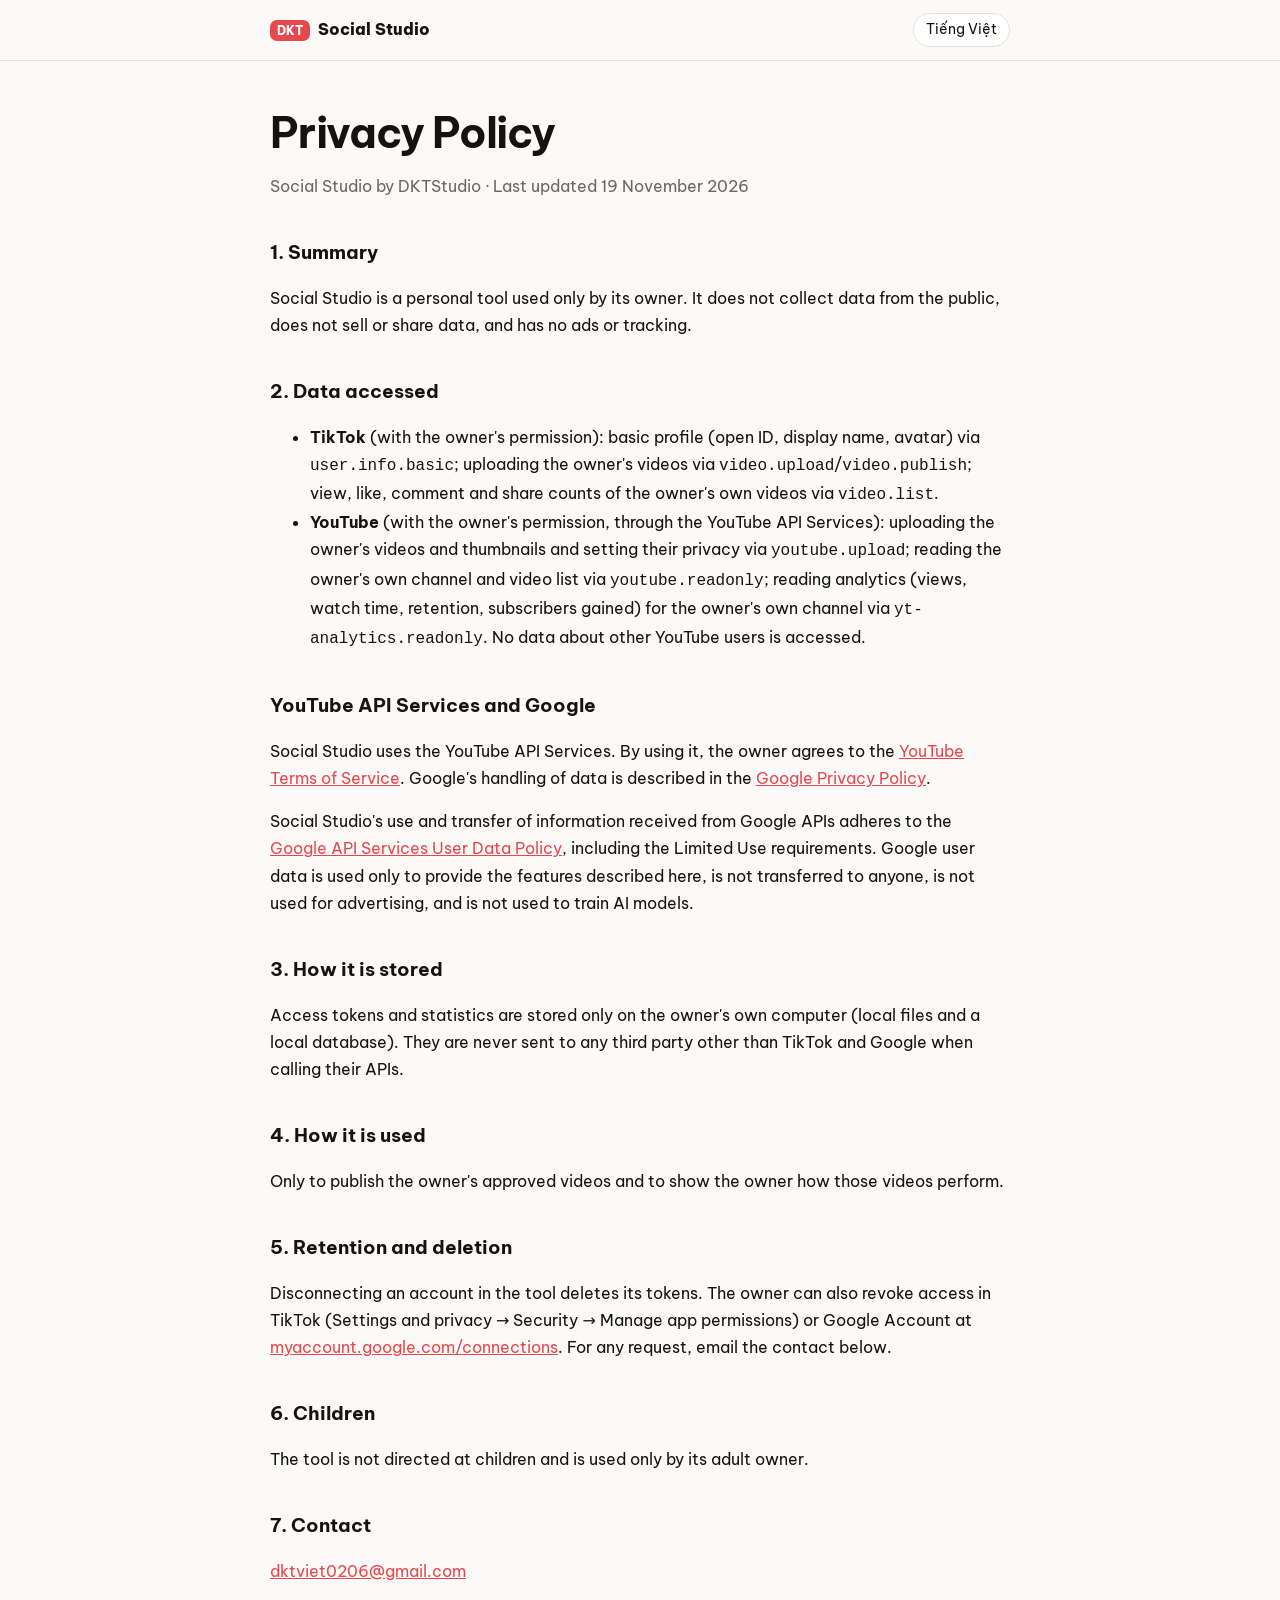
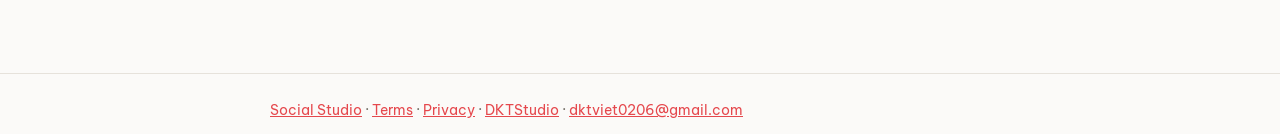
<file: social-studio/privacy.html>
<!doctype html>
<html lang="en" data-lang="en" data-title-en="Privacy Policy — Social Studio" data-title-vi="Chính sách quyền riêng tư — Social Studio"><head><meta charset="utf-8"><meta name="viewport" content="width=device-width,initial-scale=1">
<title>Privacy Policy — Social Studio</title><meta name="description" content="Privacy Policy for Social Studio by DKTStudio.">
<link rel="icon" href="../favicon.ico" sizes="48x48"><link rel="icon" href="../favicon.svg" type="image/svg+xml"><link rel="apple-touch-icon" href="../apple-touch-icon.png">
<script>(function(){var q=new URLSearchParams(location.search).get('lang'),s=null;try{s=localStorage.getItem('lang')}catch(e){}
var l=q||s||((navigator.language||'').toLowerCase().indexOf('vi')===0?'vi':'en');if(l!=='vi')l='en';
var d=document.documentElement;function apply(v){d.dataset.lang=v;d.lang=v;document.title=v==='vi'?d.dataset.titleVi:d.dataset.titleEn}apply(l);
window.setLang=function(v){apply(v);try{localStorage.setItem('lang',v)}catch(e){}};})();</script>
<link rel="preconnect" href="https://fonts.googleapis.com"><link rel="preconnect" href="https://fonts.gstatic.com" crossorigin><link href="https://fonts.googleapis.com/css2?family=Be+Vietnam+Pro:wght@400;600;800&display=swap" rel="stylesheet">
<style>:root{--bg:#fbfaf8;--fg:#14130f;--muted:#6b665e;--line:#e6e2db;--card:#fff;--accent:#e5484d}
@media (prefers-color-scheme:dark){:root{--bg:#0f0e12;--fg:#efece6;--muted:#9a95a3;--line:#26242b;--card:#141318;--accent:#ff6369}}
*{box-sizing:border-box}body{margin:0;background:var(--bg);color:var(--fg);font:16px/1.7 "Be Vietnam Pro",system-ui,-apple-system,sans-serif}
a{color:var(--accent)}.wrap{max-width:780px;margin:0 auto;padding:0 20px}
nav{border-bottom:1px solid var(--line)}nav .wrap{display:flex;justify-content:space-between;align-items:center;height:60px}
.brand{font-weight:800;text-decoration:none;color:var(--fg)}.mark{background:var(--accent);color:#fff;border-radius:7px;padding:3px 7px;font-size:.72rem;margin-right:8px}
.lang button{border:1px solid var(--line);background:var(--card);color:var(--fg);border-radius:999px;padding:4px 12px;font:inherit;font-size:.85rem;cursor:pointer}
main{padding:48px 0 72px}h1{font-size:clamp(1.8rem,5vw,2.6rem);letter-spacing:-.03em;line-height:1.15;margin:0 0 8px}
h2{font-size:1.2rem;margin:36px 0 8px}.muted{color:var(--muted)}footer{border-top:1px solid var(--line);padding:24px 0;font-size:.9rem;color:var(--muted)}
[data-lang="en"] .vi,[data-lang="vi"] .en{display:none}</style></head><body>
<nav><div class="wrap"><a class="brand" href="./"><span class="mark">DKT</span>Social Studio</a>
<div class="lang"><button onclick="setLang(document.documentElement.dataset.lang==='vi'?'en':'vi')"><span class="en">Tiếng Việt</span><span class="vi">English</span></button></div></div></nav>
<main><div class="wrap">
<div class="en"><h1>Privacy Policy</h1><p class="muted">Social Studio by DKTStudio · Last updated 19 November 2026</p>
<h2>1. Summary</h2><p>Social Studio is a personal tool used only by its owner. It does not collect data from the public, does not sell or share data, and has no ads or tracking.</p>
<h2>2. Data accessed</h2><ul>
<li><b>TikTok</b> (with the owner's permission): basic profile (open ID, display name, avatar) via <code>user.info.basic</code>; uploading the owner's videos via <code>video.upload</code>/<code>video.publish</code>; view, like, comment and share counts of the owner's own videos via <code>video.list</code>.</li>
<li><b>YouTube</b> (with the owner's permission, through the YouTube API Services): uploading the owner's videos and thumbnails and setting their privacy via <code>youtube.upload</code>; reading the owner's own channel and video list via <code>youtube.readonly</code>; reading analytics (views, watch time, retention, subscribers gained) for the owner's own channel via <code>yt-analytics.readonly</code>. No data about other YouTube users is accessed.</li></ul>
<h2>YouTube API Services and Google</h2><p>Social Studio uses the YouTube API Services. By using it, the owner agrees to the <a href="https://www.youtube.com/t/terms">YouTube Terms of Service</a>. Google's handling of data is described in the <a href="https://policies.google.com/privacy">Google Privacy Policy</a>.</p>
<p>Social Studio's use and transfer of information received from Google APIs adheres to the <a href="https://developers.google.com/terms/api-services-user-data-policy">Google API Services User Data Policy</a>, including the Limited Use requirements. Google user data is used only to provide the features described here, is not transferred to anyone, is not used for advertising, and is not used to train AI models.</p>
<h2>3. How it is stored</h2><p>Access tokens and statistics are stored only on the owner's own computer (local files and a local database). They are never sent to any third party other than TikTok and Google when calling their APIs.</p>
<h2>4. How it is used</h2><p>Only to publish the owner's approved videos and to show the owner how those videos perform.</p>
<h2>5. Retention and deletion</h2><p>Disconnecting an account in the tool deletes its tokens. The owner can also revoke access in TikTok (Settings and privacy → Security → Manage app permissions) or Google Account at <a href="https://myaccount.google.com/connections">myaccount.google.com/connections</a>. For any request, email the contact below.</p>
<h2>6. Children</h2><p>The tool is not directed at children and is used only by its adult owner.</p>
<h2>7. Contact</h2><p><a href="mailto:dktviet0206@gmail.com">dktviet0206@gmail.com</a></p></div>
<div class="vi"><h1>Chính sách quyền riêng tư</h1><p class="muted">Social Studio của DKTStudio · Cập nhật 19/11/2026</p>
<h2>1. Tóm tắt</h2><p>Social Studio là công cụ cá nhân chỉ chủ sở hữu sử dụng. Công cụ không thu thập dữ liệu của công chúng, không bán hay chia sẻ dữ liệu, không có quảng cáo hay theo dõi.</p>
<h2>2. Dữ liệu được truy cập</h2><ul>
<li><b>TikTok</b> (khi chủ sở hữu cho phép): hồ sơ cơ bản (open ID, tên hiển thị, ảnh đại diện) qua <code>user.info.basic</code>; tải video của chủ sở hữu qua <code>video.upload</code>/<code>video.publish</code>; lượt xem, thích, bình luận, chia sẻ của video của chính chủ sở hữu qua <code>video.list</code>.</li>
<li><b>YouTube</b> (khi chủ sở hữu cho phép, qua YouTube API Services): tải video và ảnh bìa của chủ sở hữu, đặt chế độ hiển thị qua <code>youtube.upload</code>; đọc thông tin kênh và danh sách video của chính chủ sở hữu qua <code>youtube.readonly</code>; đọc số liệu (lượt xem, thời gian xem, tỷ lệ giữ chân, người đăng ký mới) của kênh chủ sở hữu qua <code>yt-analytics.readonly</code>. Không truy cập dữ liệu của người dùng YouTube khác.</li></ul>
<h2>YouTube API Services và Google</h2><p>Social Studio sử dụng YouTube API Services. Khi dùng công cụ, chủ sở hữu đồng ý với <a href="https://www.youtube.com/t/terms">Điều khoản dịch vụ của YouTube</a>. Cách Google xử lý dữ liệu được mô tả trong <a href="https://policies.google.com/privacy">Chính sách quyền riêng tư của Google</a>.</p>
<p>Việc Social Studio sử dụng và chuyển giao thông tin nhận từ Google API tuân thủ <a href="https://developers.google.com/terms/api-services-user-data-policy">Chính sách dữ liệu người dùng của Google API Services</a>, bao gồm các yêu cầu Sử dụng giới hạn (Limited Use). Dữ liệu người dùng Google chỉ dùng cho các tính năng nêu tại đây, không chuyển cho ai, không dùng cho quảng cáo và không dùng để huấn luyện mô hình AI.</p>
<h2>3. Lưu trữ</h2><p>Mã truy cập và số liệu chỉ lưu trên máy tính của chủ sở hữu (tệp và cơ sở dữ liệu cục bộ), không gửi cho bên thứ ba nào ngoài TikTok và Google khi gọi API của họ.</p>
<h2>4. Mục đích sử dụng</h2><p>Chỉ để đăng các video chủ sở hữu đã duyệt và cho chủ sở hữu xem hiệu quả của các video đó.</p>
<h2>5. Thời hạn lưu và xoá</h2><p>Ngắt kết nối tài khoản trong công cụ sẽ xoá mã truy cập. Chủ sở hữu cũng có thể thu hồi quyền trong TikTok (Cài đặt và quyền riêng tư → Bảo mật → Quản lý quyền ứng dụng) hoặc Tài khoản Google tại <a href="https://myaccount.google.com/connections">myaccount.google.com/connections</a>. Mọi yêu cầu xin gửi email liên hệ bên dưới.</p>
<h2>6. Trẻ em</h2><p>Công cụ không hướng tới trẻ em và chỉ do chủ sở hữu là người trưởng thành sử dụng.</p>
<h2>7. Liên hệ</h2><p><a href="mailto:dktviet0206@gmail.com">dktviet0206@gmail.com</a></p></div></div></main><footer><div class="wrap"><a href="./">Social Studio</a> · <a href="terms.html">Terms</a> · <a href="privacy.html">Privacy</a> · <a href="../">DKTStudio</a> · <a href="mailto:dktviet0206@gmail.com">dktviet0206@gmail.com</a></div></footer></body></html>
</file>
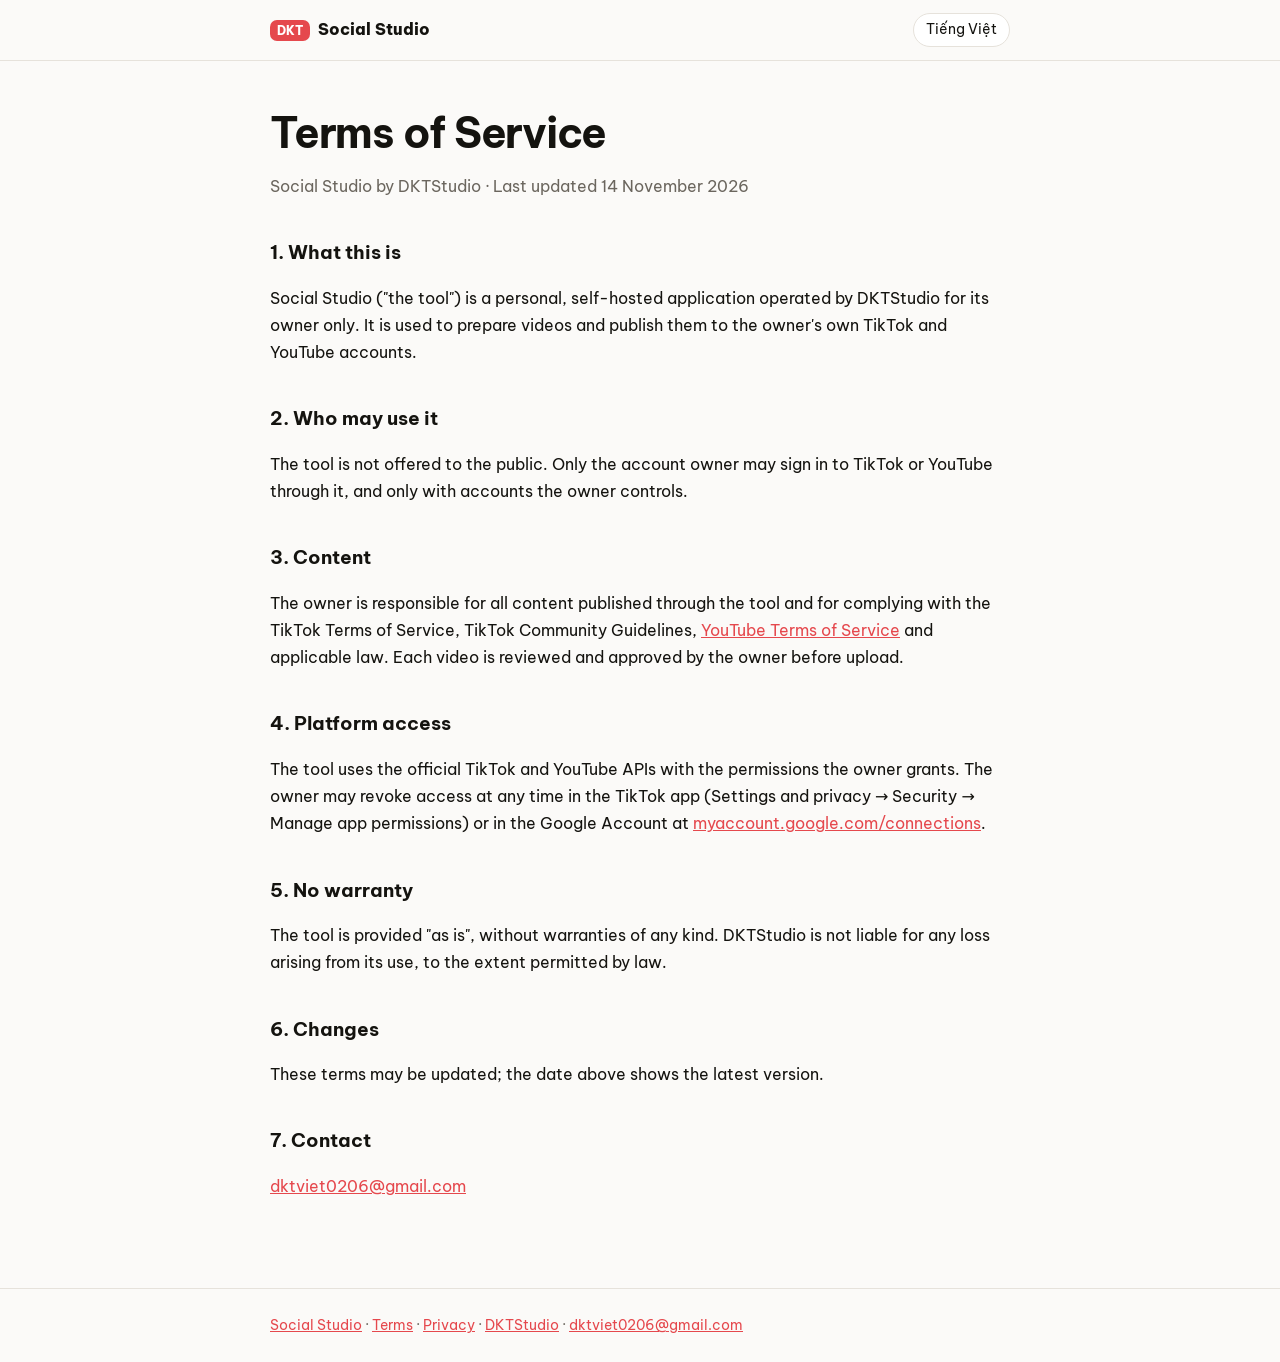
<file: social-studio/terms.html>
<!doctype html>
<html lang="en" data-lang="en" data-title-en="Terms of Service — Social Studio" data-title-vi="Điều khoản sử dụng — Social Studio"><head><meta charset="utf-8"><meta name="viewport" content="width=device-width,initial-scale=1">
<title>Terms of Service — Social Studio</title><meta name="description" content="Terms of Service for Social Studio by DKTStudio.">
<link rel="icon" href="../favicon.ico" sizes="48x48"><link rel="icon" href="../favicon.svg" type="image/svg+xml"><link rel="apple-touch-icon" href="../apple-touch-icon.png">
<script>(function(){var q=new URLSearchParams(location.search).get('lang'),s=null;try{s=localStorage.getItem('lang')}catch(e){}
var l=q||s||((navigator.language||'').toLowerCase().indexOf('vi')===0?'vi':'en');if(l!=='vi')l='en';
var d=document.documentElement;function apply(v){d.dataset.lang=v;d.lang=v;document.title=v==='vi'?d.dataset.titleVi:d.dataset.titleEn}apply(l);
window.setLang=function(v){apply(v);try{localStorage.setItem('lang',v)}catch(e){}};})();</script>
<link rel="preconnect" href="https://fonts.googleapis.com"><link rel="preconnect" href="https://fonts.gstatic.com" crossorigin><link href="https://fonts.googleapis.com/css2?family=Be+Vietnam+Pro:wght@400;600;800&display=swap" rel="stylesheet">
<style>:root{--bg:#fbfaf8;--fg:#14130f;--muted:#6b665e;--line:#e6e2db;--card:#fff;--accent:#e5484d}
@media (prefers-color-scheme:dark){:root{--bg:#0f0e12;--fg:#efece6;--muted:#9a95a3;--line:#26242b;--card:#141318;--accent:#ff6369}}
*{box-sizing:border-box}body{margin:0;background:var(--bg);color:var(--fg);font:16px/1.7 "Be Vietnam Pro",system-ui,-apple-system,sans-serif}
a{color:var(--accent)}.wrap{max-width:780px;margin:0 auto;padding:0 20px}
nav{border-bottom:1px solid var(--line)}nav .wrap{display:flex;justify-content:space-between;align-items:center;height:60px}
.brand{font-weight:800;text-decoration:none;color:var(--fg)}.mark{background:var(--accent);color:#fff;border-radius:7px;padding:3px 7px;font-size:.72rem;margin-right:8px}
.lang button{border:1px solid var(--line);background:var(--card);color:var(--fg);border-radius:999px;padding:4px 12px;font:inherit;font-size:.85rem;cursor:pointer}
main{padding:48px 0 72px}h1{font-size:clamp(1.8rem,5vw,2.6rem);letter-spacing:-.03em;line-height:1.15;margin:0 0 8px}
h2{font-size:1.2rem;margin:36px 0 8px}.muted{color:var(--muted)}footer{border-top:1px solid var(--line);padding:24px 0;font-size:.9rem;color:var(--muted)}
[data-lang="en"] .vi,[data-lang="vi"] .en{display:none}</style></head><body>
<nav><div class="wrap"><a class="brand" href="./"><span class="mark">DKT</span>Social Studio</a>
<div class="lang"><button onclick="setLang(document.documentElement.dataset.lang==='vi'?'en':'vi')"><span class="en">Tiếng Việt</span><span class="vi">English</span></button></div></div></nav>
<main><div class="wrap">
<div class="en"><h1>Terms of Service</h1><p class="muted">Social Studio by DKTStudio · Last updated 14 November 2026</p>
<h2>1. What this is</h2><p>Social Studio ("the tool") is a personal, self-hosted application operated by DKTStudio for its owner only. It is used to prepare videos and publish them to the owner's own TikTok and YouTube accounts.</p>
<h2>2. Who may use it</h2><p>The tool is not offered to the public. Only the account owner may sign in to TikTok or YouTube through it, and only with accounts the owner controls.</p>
<h2>3. Content</h2><p>The owner is responsible for all content published through the tool and for complying with the TikTok Terms of Service, TikTok Community Guidelines, <a href="https://www.youtube.com/t/terms">YouTube Terms of Service</a> and applicable law. Each video is reviewed and approved by the owner before upload.</p>
<h2>4. Platform access</h2><p>The tool uses the official TikTok and YouTube APIs with the permissions the owner grants. The owner may revoke access at any time in the TikTok app (Settings and privacy → Security → Manage app permissions) or in the Google Account at <a href="https://myaccount.google.com/connections">myaccount.google.com/connections</a>.</p>
<h2>5. No warranty</h2><p>The tool is provided "as is", without warranties of any kind. DKTStudio is not liable for any loss arising from its use, to the extent permitted by law.</p>
<h2>6. Changes</h2><p>These terms may be updated; the date above shows the latest version.</p>
<h2>7. Contact</h2><p><a href="mailto:dktviet0206@gmail.com">dktviet0206@gmail.com</a></p></div>
<div class="vi"><h1>Điều khoản sử dụng</h1><p class="muted">Social Studio của DKTStudio · Cập nhật 14/11/2026</p>
<h2>1. Đây là gì</h2><p>Social Studio ("công cụ") là ứng dụng cá nhân, tự vận hành bởi DKTStudio, chỉ dành cho chủ sở hữu, dùng để chuẩn bị video và đăng lên chính tài khoản TikTok và YouTube của chủ sở hữu.</p>
<h2>2. Ai được dùng</h2><p>Công cụ không cung cấp cho công chúng. Chỉ chủ tài khoản được đăng nhập TikTok hoặc YouTube qua công cụ, và chỉ với tài khoản do mình quản lý.</p>
<h2>3. Nội dung</h2><p>Chủ sở hữu chịu trách nhiệm về mọi nội dung đăng qua công cụ và tuân thủ Điều khoản dịch vụ, Nguyên tắc cộng đồng của TikTok, <a href="https://www.youtube.com/t/terms">Điều khoản dịch vụ của YouTube</a> và pháp luật hiện hành. Mỗi video đều được chủ sở hữu duyệt trước khi tải lên.</p>
<h2>4. Quyền truy cập nền tảng</h2><p>Công cụ dùng API chính thức của TikTok và YouTube với các quyền chủ sở hữu cấp. Có thể thu hồi bất cứ lúc nào trong app TikTok (Cài đặt và quyền riêng tư → Bảo mật → Quản lý quyền ứng dụng) hoặc trong Tài khoản Google tại <a href="https://myaccount.google.com/connections">myaccount.google.com/connections</a>.</p>
<h2>5. Không bảo đảm</h2><p>Công cụ được cung cấp "nguyên trạng", không kèm bảo đảm. DKTStudio không chịu trách nhiệm về thiệt hại phát sinh khi sử dụng, trong phạm vi pháp luật cho phép.</p>
<h2>6. Thay đổi</h2><p>Điều khoản có thể được cập nhật; ngày ở trên là phiên bản mới nhất.</p>
<h2>7. Liên hệ</h2><p><a href="mailto:dktviet0206@gmail.com">dktviet0206@gmail.com</a></p></div></div></main><footer><div class="wrap"><a href="./">Social Studio</a> · <a href="terms.html">Terms</a> · <a href="privacy.html">Privacy</a> · <a href="../">DKTStudio</a> · <a href="mailto:dktviet0206@gmail.com">dktviet0206@gmail.com</a></div></footer></body></html>
</file>
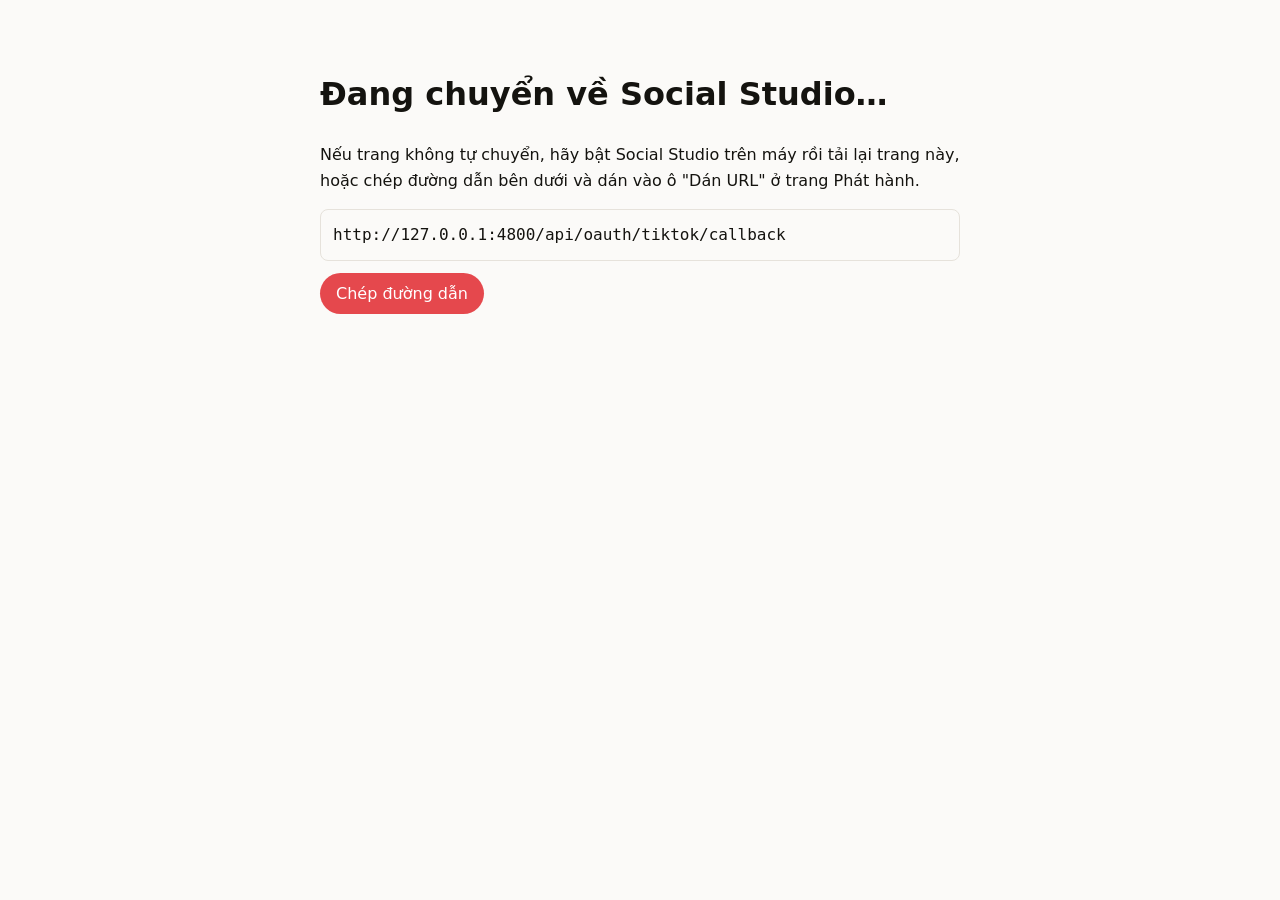
<file: social-studio/tiktok-callback.html>
<!doctype html>
<html lang="vi"><head><meta charset="utf-8"><meta name="viewport" content="width=device-width,initial-scale=1">
<meta name="referrer" content="no-referrer"><meta name="robots" content="noindex">
<title>Social Studio — TikTok</title>
<style>body{margin:0;font:16px/1.6 system-ui,-apple-system,sans-serif;background:#fbfaf8;color:#14130f}
@media (prefers-color-scheme:dark){body{background:#0f0e12;color:#efece6}}
main{max-width:640px;margin:0 auto;padding:48px 20px}code{word-break:break-all;display:block;padding:12px;border:1px solid #e6e2db;border-radius:8px;margin:12px 0}
button{font:inherit;padding:8px 16px;border-radius:999px;border:0;background:#e5484d;color:#fff;cursor:pointer}</style></head>
<body><main>
<h1>Đang chuyển về Social Studio…</h1>
<p id="msg">Nếu trang không tự chuyển, hãy bật Social Studio trên máy rồi tải lại trang này, hoặc chép đường dẫn bên dưới và dán vào ô "Dán URL" ở trang Phát hành.</p>
<code id="u"></code><button id="c" type="button">Chép đường dẫn</button>
</main>
<script>
// Trang trung chuyển: TikTok chỉ nhận redirect https. Mã chỉ dùng một lần và cần khoá PKCE nằm trên máy chủ local,
// trang này không lưu hay gửi mã đi đâu ngoài chuyển tiếp thẳng về 127.0.0.1.
(function () {
  var target = "http://127.0.0.1:4800/api/oauth/tiktok/callback" + location.search;
  document.getElementById("u").textContent = target;
  document.getElementById("c").onclick = function () { navigator.clipboard && navigator.clipboard.writeText(target); };
  if (location.search.indexOf("code=") !== -1 || location.search.indexOf("error=") !== -1) location.replace(target);
})();
</script></body></html>
</file>
<file: ninja-cats/play/assets/index-CX7OUl_u.css>
@font-face{font-family:Be Vietnam Pro;font-style:normal;font-display:swap;font-weight:500;src:url(./be-vietnam-pro-vietnamese-500-normal-DREgrEoJ.woff2)format("woff2"),url(./be-vietnam-pro-vietnamese-500-normal-CfdwVo8-.woff)format("woff");unicode-range:U+102-103,U+110-111,U+128-129,U+168-169,U+1A0-1A1,U+1AF-1B0,U+300-301,U+303-304,U+308-309,U+323,U+329,U+1EA0-1EF9,U+20AB}@font-face{font-family:Be Vietnam Pro;font-style:normal;font-display:swap;font-weight:500;src:url(./be-vietnam-pro-latin-ext-500-normal-h0Fp6aX0.woff2)format("woff2"),url(./be-vietnam-pro-latin-ext-500-normal-CK0UkkKf.woff)format("woff");unicode-range:U+100-2BA,U+2BD-2C5,U+2C7-2CC,U+2CE-2D7,U+2DD-2FF,U+304,U+308,U+329,U+1D00-1DBF,U+1E00-1E9F,U+1EF2-1EFF,U+2020,U+20A0-20AB,U+20AD-20C0,U+2113,U+2C60-2C7F,U+A720-A7FF}@font-face{font-family:Be Vietnam Pro;font-style:normal;font-display:swap;font-weight:500;src:url(./be-vietnam-pro-latin-500-normal-B6LVzGNe.woff2)format("woff2"),url(./be-vietnam-pro-latin-500-normal-BJkVuMHw.woff)format("woff");unicode-range:U+??,U+131,U+152-153,U+2BB-2BC,U+2C6,U+2DA,U+2DC,U+304,U+308,U+329,U+2000-206F,U+20AC,U+2122,U+2191,U+2193,U+2212,U+2215,U+FEFF,U+FFFD}@font-face{font-family:Be Vietnam Pro;font-style:normal;font-display:swap;font-weight:800;src:url(./be-vietnam-pro-vietnamese-800-normal-D4LFh2W4.woff2)format("woff2"),url(./be-vietnam-pro-vietnamese-800-normal-CA0HL1e4.woff)format("woff");unicode-range:U+102-103,U+110-111,U+128-129,U+168-169,U+1A0-1A1,U+1AF-1B0,U+300-301,U+303-304,U+308-309,U+323,U+329,U+1EA0-1EF9,U+20AB}@font-face{font-family:Be Vietnam Pro;font-style:normal;font-display:swap;font-weight:800;src:url(./be-vietnam-pro-latin-ext-800-normal-GEpNgheG.woff2)format("woff2"),url(./be-vietnam-pro-latin-ext-800-normal-BvOXQlBN.woff)format("woff");unicode-range:U+100-2BA,U+2BD-2C5,U+2C7-2CC,U+2CE-2D7,U+2DD-2FF,U+304,U+308,U+329,U+1D00-1DBF,U+1E00-1E9F,U+1EF2-1EFF,U+2020,U+20A0-20AB,U+20AD-20C0,U+2113,U+2C60-2C7F,U+A720-A7FF}@font-face{font-family:Be Vietnam Pro;font-style:normal;font-display:swap;font-weight:800;src:url(./be-vietnam-pro-latin-800-normal-BpHZASpI.woff2)format("woff2"),url(./be-vietnam-pro-latin-800-normal-Cwp5p0gU.woff)format("woff");unicode-range:U+??,U+131,U+152-153,U+2BB-2BC,U+2C6,U+2DA,U+2DC,U+304,U+308,U+329,U+2000-206F,U+20AC,U+2122,U+2191,U+2193,U+2212,U+2215,U+FEFF,U+FFFD}:root{--night:#141634;--night2:#2a2452;--ink:#1c1b2e;--paper:#f4ebd9;--text:#f4ebd9;--muted:#b3b0cf;--card:#262a55;--line:#1c1b2e;--red:#c8323c;--gold:#e8b44a;--r0:#e9b872;--r1:#8fb8c9;--r2:#a7c08a;--r3:#e8a0a8;--r4:#b7a3d1;--r5:#e7896b;--r6:#7fb7a6;--r7:#c9c5be;--r8:#c8c36a;--banner-h:0px}*{box-sizing:border-box;-webkit-tap-highlight-color:transparent}html,body,body *{user-select:none;-webkit-touch-callout:none}html,body{touch-action:manipulation;overscroll-behavior:none}.board,.board *{touch-action:none}svg,img{pointer-events:none}.cell,button,.world{-webkit-user-drag:none}body{min-height:100vh;color:var(--text);user-select:none;background:radial-gradient(ellipse at 80% -10%, #3b3270 0, transparent 55%), linear-gradient(180deg, var(--night) 0, var(--night2) 100%) fixed;margin:0;font:500 16px/1.45 Be Vietnam Pro,system-ui,sans-serif}button,label.ghost{font:inherit;color:var(--paper);background:var(--card);cursor:pointer;border:2px solid #4a4f8c;border-radius:14px;justify-content:center;align-items:center;gap:6px;min-height:48px;padding:10px 14px;display:inline-flex}button:disabled{opacity:.4}button.primary{background:var(--red);border-color:#8e1f28;font-weight:800;box-shadow:0 3px #7a1a22}button.ghost,label.ghost{background:0 0}button.icon{min-width:48px;padding:8px 12px}.screen{max-width:520px;padding:max(16px, env(safe-area-inset-top)) 16px calc(20px + var(--banner-h) + env(safe-area-inset-bottom));margin:0 auto}.row{flex-wrap:wrap;justify-content:center;align-items:center;gap:8px;margin-top:14px;display:flex}.small{color:var(--muted);text-align:center;font-size:13px}.center{text-align:center}svg{display:block}.seal{background:var(--red);color:#fbe9e0;width:1.5em;height:1.5em;box-shadow:inset 0 0 0 2px #fbe9e0, 0 0 0 2px var(--red);vertical-align:middle;border-radius:6px;justify-content:center;align-items:center;font-size:.7em;font-weight:800;display:inline-flex;transform:rotate(-6deg)}.hero{text-align:center;padding-top:8px;position:relative}.skyline{opacity:.95;width:100%;height:auto;margin-bottom:-40px}.hero-cat{width:64px;animation:3s ease-in-out infinite peek;position:absolute;top:18px;left:14%;transform:rotate(-8deg)}@keyframes peek{50%{transform:translateY(6px)rotate(-8deg)}}.hero h1{letter-spacing:1px;text-shadow:0 3px #000a;align-items:center;gap:10px;margin:0;font-size:44px;font-weight:800;display:inline-flex;position:relative}.hero .sub{color:var(--gold);letter-spacing:6px;text-transform:uppercase;margin:0;font-weight:800}.tag{text-align:center;color:var(--muted);margin:10px 8px 0}.worlds{gap:10px;margin-top:18px;display:grid}.world{text-align:left;background:linear-gradient(90deg,#2c3062,#23264e);justify-content:flex-start;gap:12px;padding:10px 14px}.world .crest{flex:none;width:52px;height:52px}.wtxt{flex-direction:column;flex:1;display:flex}.wtxt b{font-size:18px;font-weight:800}.wtxt small{color:var(--muted);font-size:13px}.wnum{color:var(--gold);font-size:20px;font-weight:800}.wnum small{color:var(--muted);font-size:12px}.bar{justify-content:space-between;align-items:center;gap:8px;margin-bottom:14px;display:flex}.ttl{flex-direction:column;align-items:center;display:flex}.ttl b{font-size:18px;font-weight:800}.ttl small{color:var(--muted);font-size:12px}.bar .ttl .crest{width:36px;height:36px}.lives{gap:2px;display:flex}.shuri{width:28px;height:28px}.shuri.lost{opacity:.5}.levels{grid-template-columns:repeat(5,1fr);gap:8px;display:grid}.levels button{background:var(--paper);color:var(--ink);border:2px solid var(--ink);border-radius:8px;flex-direction:column;gap:0;min-height:58px;padding:6px 0}.levels button b{font-size:18px;font-weight:800}.levels button:disabled{color:#6e7099;opacity:1;background:#3a3d66;border-color:#2a2c50}.levels .boss{background:var(--red);color:#fff}.levels .boss .mini{font-size:9px}.levels .cur{box-shadow:0 0 0 3px var(--gold)}.mini{min-height:12px;display:flex}.mini .star{width:12px;height:12px}.board{grid-template-columns:repeat(var(--n), 1fr);border:4px solid var(--ink);touch-action:manipulation;background:var(--paper);background:var(--ink);border-radius:8px;width:min(100%,480px);margin:0 auto;display:grid;overflow:hidden;box-shadow:0 0 0 3px #6b5a3a,0 10px 30px #0008}.cell{aspect-ratio:1;--c:#ccc;--t:3px;--l:3px;--b:3px;--r:3px;background:linear-gradient(#1c1b2e2e, #1c1b2e2e), var(--c);box-shadow:inset 0 var(--lt,0) 0 var(--line), inset var(--ll,0) 0 0 var(--line), inset 0 calc(-1 * var(--lb,0px)) 0 var(--line), inset calc(-1 * var(--lr,0px)) 0 0 var(--line);justify-content:center;align-items:center;display:flex;position:relative}.cell.bt{--lt:2px}.cell.bl{--ll:2px}.cell.bb{--lb:2px}.cell.br{--lr:2px}.cell:before{content:"";inset:var(--t) var(--r) var(--b) var(--l);pointer-events:none;background:linear-gradient(160deg, #ffffff61 0, #fff0 45%, #0000001f 100%), var(--pat,none), var(--c);border-radius:5px;transition:filter .2s;position:absolute;box-shadow:inset 0 2px #ffffff73,inset 0 -3px #00000038}.cell>*{z-index:1;position:relative}.reg0{--c:var(--r0)}.reg1{--c:var(--r1)}.reg2{--c:var(--r2)}.reg3{--c:var(--r3)}.reg4{--c:var(--r4)}.reg5{--c:var(--r5)}.reg6{--c:var(--r6)}.reg7{--c:var(--r7)}.reg8{--c:var(--r8)}body.cb .reg1{--pat:repeating-linear-gradient(0deg, #0000001a 0 2px, transparent 2px 8px), repeating-linear-gradient(90deg, #0000001a 0 2px, transparent 2px 8px)}body.cb .reg2{--pat:conic-gradient(#0000001f 25%, transparent 0 50%, #0000001f 0 75%, transparent 0) 0 0 / 12px 12px}body.cb .reg3{--pat:radial-gradient(circle at 50% 50%, #00000029 1.6px, transparent 1.7px) 0 0 / 8px 8px}body.cb .reg4{--pat:repeating-linear-gradient(0deg, #0000001f 0 2px, transparent 2px 8px)}body.cb .reg5{--pat:radial-gradient(circle at 50% 50%, #00000029 3.5px, transparent 3.6px) 0 0 / 16px 16px}body.cb .reg6{--pat:repeating-linear-gradient(90deg, #00000021 0 5px, transparent 5px 14px)}body.cb .reg7{--pat:radial-gradient(circle at 50% 50%, transparent 3px, #00000024 3.2px, transparent 4.4px) 0 0 / 12px 12px}body.cb .reg8{--pat:repeating-linear-gradient(90deg, #0000001f 0 2px, transparent 2px 8px)}.cell.hid:before{background:radial-gradient(circle, #1c1b2e73 0, #1c1b2e00 70%), var(--c);box-shadow:inset 0 3px 6px #00000059}.cell .spr{width:82%;height:82%}.cell .mark{width:62%;height:62%}.cell .faint .mark{opacity:.3}.faint{display:contents}.cell.beam:after{content:"";inset:var(--t) var(--r) var(--b) var(--l);z-index:1;pointer-events:none;background:repeating-linear-gradient(135deg,#ffeca000 0 6px,#ffeca099 6px 10px),radial-gradient(circle,#ffd66673 0,#ffaa2840 75%);border-radius:5px;position:absolute;box-shadow:inset 0 0 0 2px #c87800b3,0 0 10px #ffbe3c99}.cell.guard,.cell.paw{--c:#2e3157;--pat:none}.cell.guard .spr{width:74%;height:74%}.lamp{border:7px solid #0000;width:0;height:0;position:absolute}.lamp.N{border-bottom-color:var(--gold);border-top:0;top:1px;left:calc(50% - 7px)}.lamp.S{border-top-color:var(--gold);border-bottom:0;bottom:1px;left:calc(50% - 7px)}.lamp.E{border-left-color:var(--gold);border-right:0;top:calc(50% - 7px);right:1px}.lamp.W{border-right-color:var(--gold);border-left:0;top:calc(50% - 7px);left:1px}.cell.paw b{color:var(--ink);font-weight:800;font-size:calc(min(100vw - 40px, 480px) / var(--n) * .42);text-shadow:0 0 4px #fff,0 0 2px #fff;position:absolute}.cell.paw.ok{filter:grayscale(.7)brightness(.8)}.cell.paw.bad b{color:var(--red)}.cell .rope{background:#f4ebd9d9;border-radius:6px;align-items:center;gap:1px;height:26%;padding:1px 2px;font-style:normal;display:flex;position:absolute;bottom:5px;left:5px;right:5px}.cell .rope b{color:var(--red);font-size:12px;font-weight:800;line-height:1}.cell.hid .spr{filter:drop-shadow(0 2px #00000059)}.cell.poof .spr{animation:.45s ease-out poof}.cell.spotted{z-index:2;animation:.4s shake}.cell .say{background:var(--red);color:#fff;white-space:nowrap;z-index:3;border-radius:8px;align-items:center;gap:3px;padding:2px 6px;font-size:12px;font-weight:800;animation:1.4s forwards fade;display:flex;position:absolute;bottom:88%}.cell .say .ico{width:16px;height:16px}.board.alarm{box-shadow:0 0 0 3px var(--red), 0 0 30px var(--red)}.board.won{animation:1s ease-out glow}@keyframes poof{0%{opacity:0;filter:blur(4px);transform:scale(.2)}70%{opacity:1;filter:none;transform:scale(1.12)}}@keyframes shake{20%{transform:translate(-5px)}40%{transform:translate(5px)}60%{transform:translate(-3px)}80%{transform:translate(3px)}}@keyframes fade{75%{opacity:1}to{opacity:0}}@keyframes glow{50%{box-shadow:0 0 0 3px var(--gold), 0 0 40px var(--gold)}}.tools button{white-space:nowrap;flex:1;padding:8px 6px;font-size:14px}.tools .ico{width:20px;height:20px}.modal{z-index:10;background:#080918b8;justify-content:center;align-items:center;padding:16px;display:flex;position:fixed;inset:0}.card{background:var(--paper);color:var(--ink);border-top:14px solid #6b4a2b;border-bottom:14px solid #6b4a2b;border-radius:6px;width:100%;max-width:420px;padding:22px 20px;animation:.3s ease-out unroll;box-shadow:0 20px 50px #000a}.card h2{text-align:center;margin:0 0 4px;font-weight:800}.card .small{color:#6e6680}.card button.ghost{color:var(--ink);border-color:#b9a98c}.rules{margin:12px 0;padding:0;list-style:none}.rules li{color:#6e6680;align-items:center;gap:10px;margin:8px 0;font-size:14px;display:flex}.rules li.new{color:var(--ink);font-weight:800}.rule-ex .board.mini{width:min(62%,190px);margin:2px auto}.rule-ex p{color:#6e6680;margin:4px 0 0}.learned{justify-content:center;align-items:center;gap:6px;display:flex}.learned .ra{border:2px solid #b9a98c;border-radius:8px;justify-content:center;align-items:center;width:32px;height:32px;padding:2px;display:flex}.learned .ra svg{width:100%;height:auto;max-height:26px}.rules .ra{flex:none;align-items:center;width:40px;height:40px;display:flex}.rules .ra svg{width:100%;height:auto;max-height:40px}.big{justify-content:center;display:flex}.big .ico{width:72px;height:72px}.stamp{justify-content:center;font-size:56px;animation:.35s ease-out stamp;display:flex}.stars{justify-content:center;gap:8px;margin:8px 0 0;display:flex}.stars .star{width:44px;height:44px}.stars .off{opacity:.35}@keyframes unroll{0%{opacity:0;transform:scaleY(.3)}}@keyframes stamp{0%{opacity:0;transform:scale(2.4)rotate(-20deg)}}.ad-standin{z-index:20;text-align:center;background:#000c;justify-content:center;align-items:center;display:flex;position:fixed;inset:0}.ad-standin>div{color:#222;background:#fff;border-radius:12px;padding:24px}.ad-loading{z-index:20;background:#000c;border-radius:10px;padding:12px 18px;position:fixed;top:40%;left:50%;transform:translate(-50%)}#web-banner{color:#333;background:#ddd;justify-content:center;align-items:center;height:50px;font-size:12px;display:flex;position:fixed;bottom:0;left:0;right:0}.rank{background:#1a1c3d;border:2px solid #4a4f8c;border-radius:14px;align-items:center;gap:12px;margin-top:14px;padding:10px 14px;display:flex}.rank .seal{flex:none;font-size:30px}.rinfo{flex-direction:column;flex:1;display:flex}.rinfo b{color:var(--gold);font-size:18px;font-weight:800}.rinfo small{color:var(--muted);font-size:12px}.rbar{background:#33376a;border-radius:3px;height:6px;margin-top:5px;overflow:hidden}.rbar i{background:var(--gold);height:100%;display:block}.hud{flex-direction:column;align-items:flex-end;gap:2px;display:flex}.hud-top{align-items:center;gap:10px;display:flex}#cats{color:var(--text);font-variant-numeric:tabular-nums;align-items:center;gap:3px;font-size:14px;font-weight:800;display:flex}#cats .spr{width:22px;height:22px}#time{color:var(--gold);font-variant-numeric:tabular-nums;font-size:14px;font-weight:800}.score{text-align:center;margin-top:8px}.score>span{color:#6e6680;font-size:13px}.score table{border-collapse:collapse;margin:6px auto;font-size:14px}.score td{padding:1px 10px}.score td:last-child{text-align:right;font-weight:800}.score .total{color:var(--red);font-size:28px;font-weight:800;display:block}.score .rec,.score .rankup{background:var(--gold);color:var(--ink);border-radius:8px;margin:4px;padding:2px 10px;font-style:normal;font-weight:800;animation:.35s ease-out stamp;display:inline-block}.score .rankup{background:var(--red);color:#fff}.cats{justify-content:space-between;gap:8px;margin-top:12px;display:flex}.cathead{background:#1a1c3d;border:2px solid #4a4f8c;border-radius:12px;flex-direction:column;flex:1;align-items:center;gap:2px;padding:6px 0;display:flex}.cathead .spr{width:48px;height:48px}.cathead small{color:var(--gold);font-size:12px;font-weight:800}.cathead.off small{color:var(--muted)}.daily{text-align:left;border-color:var(--red);background:linear-gradient(90deg,#5a2340,#2c3062);justify-content:flex-start;gap:12px;width:100%;margin-top:10px;padding:10px 14px}.daily .crest{flex:none;width:44px;height:44px}.coach{background:var(--gold);color:var(--ink);border-radius:12px;align-items:center;gap:10px;max-width:480px;margin:0 auto 10px;padding:8px 12px;font-weight:800;animation:.3s ease-out stamp;display:flex}.coach span{flex:1}.coach button{min-height:36px;color:var(--ink);border-color:var(--ink);padding:4px 10px}.cell.coach-target{z-index:3}.cell .hand{border:6px solid var(--gold);outline:2px solid var(--ink);outline-offset:-1px;box-shadow:0 0 12px var(--gold);z-index:2;pointer-events:none;border-radius:50%;animation:1s ease-in-out infinite pulse;position:absolute;inset:8%}@keyframes pulse{50%{opacity:.6;transform:scale(.75)}}.home{padding-top:max(8px, env(safe-area-inset-top));padding-bottom:calc(var(--banner-h) + env(safe-area-inset-bottom) + 6px);flex-direction:column;gap:8px;display:flex}.home .hero{padding-top:0}.home .skyline{width:auto;max-height:96px;margin:0 auto -34px}.home .hero-cat{width:48px;top:6px;left:12%}.home .hero h1{font-size:36px}.home .hero .sub{letter-spacing:5px;font-size:13px}.home .tag{margin:0 8px;font-size:13px;line-height:1.35}.home .rank,.home .daily{min-height:0;margin-top:0;padding:8px 12px}.home .rank .seal{font-size:24px}.home .daily .crest{width:36px;height:36px}.home .cats{gap:6px;margin-top:0}.home .cathead{padding:4px 0}.home .cathead .spr{width:36px;height:36px}.home .cathead small{font-size:11px}.home .worlds{grid-template-columns:1fr 1fr;gap:8px;margin-top:0}.home .world{text-align:center;flex-direction:column;align-items:center;gap:4px;padding:8px 6px}.home .world .crest{width:40px;height:40px}.home .world .wtxt{align-items:center}.home .world .wtxt b{font-size:15px}.home .world .wtxt small{color:var(--gold);font-size:12px;font-weight:800}.home .world:disabled .wtxt small{color:var(--muted);font-weight:500}.home>.row{margin-top:0}.home>.row button,.home>.row label{min-height:40px;padding:6px 12px;font-size:14px}@media (max-height:720px){.home .tag{display:none}.home .skyline{max-height:72px}.home .hero h1{font-size:30px}.home .cathead small{display:none}.home .world{padding:6px}.home .world .crest{width:34px;height:34px}.levels{gap:6px}.levels button{min-height:46px}.bar{margin-bottom:8px}.home .legal-links{display:none}.sets{gap:5px}.set{min-height:44px;padding:4px 12px}.settings .row{margin-top:8px}}.legal-links{text-align:center;color:var(--muted);margin:0;font-size:12px}.legal-links a{color:var(--muted)}.gcard{background:var(--paper);color:var(--ink);border-top:10px solid #6b4a2b;border-bottom:10px solid #6b4a2b;border-radius:10px;padding:14px}.gcard>p:first-child{margin-top:0;font-size:15px}.gcard .small{color:#6e6680;margin-bottom:0}.gcard .shuri,.gcard .star,.gcard .ico{vertical-align:-3px;width:18px;height:18px;display:inline-block}.gcard .seal{font-size:14px}.board.mini{width:min(92%,320px);margin:10px auto}.board.mini .cell.bt{--lt:2px}.board.mini .cell.bl{--ll:2px}.board.mini .cell.bb{--lb:2px}.board.mini .cell.br{--lr:2px}.board.mini.focus .cell:not(.hl){filter:grayscale()brightness(.62)}.board.mini .cell.bad:before{background:#e46a6a}.board.mini .cell.bad{outline:3px solid var(--red);outline-offset:-3px}.board.mini .cell .rope{height:30%}.dots{justify-content:center;gap:6px;margin:12px 0 0;display:flex}.tabs{gap:8px;display:flex}.tabs button{flex:1;min-height:40px}.doc{background:var(--paper);color:var(--ink);border-radius:10px;margin-top:10px;padding:4px 16px 12px;font-size:14px}.doc h3{margin:14px 0 4px;font-size:15px}.doc p{margin:4px 0}.sets{flex-direction:column;gap:8px;display:flex}.set{background:#1a1c3d;border:2px solid #4a4f8c;border-radius:12px;justify-content:space-between;align-items:center;gap:10px;min-height:52px;padding:8px 12px;display:flex;position:relative}.set input{opacity:0;cursor:pointer;position:absolute;inset:0}.sw{background:#3a3d66;border-radius:13px;flex:none;width:46px;height:26px;transition:background .2s;position:relative}.sw:after{content:"";background:var(--paper);border-radius:50%;width:20px;height:20px;transition:transform .2s;position:absolute;top:3px;left:3px}.set input:checked+.sw:after{transform:translate(20px)}.seg{gap:4px;display:flex}.seg button{min-height:36px;padding:4px 10px;font-size:13px}.screen.enter{animation:.25s ease-out screenin}@keyframes screenin{0%{opacity:0;transform:translateY(8px)}}.cell.fresh .mark path{stroke-dasharray:80;stroke-dashoffset:80px;animation:.22s ease-out forwards draw}@keyframes draw{to{stroke-dashoffset:0}}.cell.charging:after{content:"";z-index:3;pointer-events:none;border:5px solid #f0ebe1e6;border-right-color:#0000;border-radius:50%;animation:.42s linear forwards charge;position:absolute;inset:12%}@keyframes charge{0%{opacity:.4;transform:rotate(0)scale(.6)}to{opacity:1;transform:rotate(360deg)scale(1)}}.cell .smoke{pointer-events:none;z-index:2;position:absolute;inset:0}.cell .smoke i{background:#e6e4f0d9;border-radius:50%;width:40%;height:40%;margin:-20% 0 0 -20%;animation:.6s ease-out forwards puff;position:absolute;top:50%;left:50%}.cell .smoke i:first-child{--x:-60%;--y:-50%}.cell .smoke i:nth-child(2){--x:60%;--y:-45%}.cell .smoke i:nth-child(3){--x:-55%;--y:55%}.cell .smoke i:nth-child(4){--x:55%;--y:60%}.cell .smoke i:nth-child(5){--x:0;--y:-80%}@keyframes puff{to{transform:translate(var(--x), var(--y)) scale(1.8);opacity:0}}.board.won .cell.hid .spr{animation:hop .5s ease-out var(--d,0s) 2}@keyframes hop{40%{transform:translateY(-22%)rotate(-8deg)}70%{transform:translateY(0)rotate(4deg)}}.stars .star{animation:.6s ease-out backwards spin}.stars .star:nth-child(2){animation-delay:.15s}.stars .star:nth-child(3){animation-delay:.3s}@keyframes spin{0%{transform:rotate(-360deg)scale(0)}}.world:not(:disabled):active,.daily:active,button:active{transform:scale(.97)}@media (prefers-reduced-motion:reduce){*,:before,:after{animation-duration:.01ms!important;animation-iteration-count:1!important}}@media (max-height:780px){.home .tag{display:none}}svg.ui{flex:none;width:22px;height:22px}button.icon svg.ui{width:24px;height:24px}.world small svg.ui{vertical-align:-2px;width:13px;height:13px;display:inline-block}.tools button{flex-direction:column;gap:2px;min-height:56px;padding:6px 4px;font-size:13px}.tools button .ico,.tools button svg.ui{width:22px;height:22px}.modal .row button svg.ui{width:18px;height:18px}.grp{letter-spacing:1.5px;text-transform:uppercase;color:var(--gold);margin:6px 2px 0;font-size:12px;font-weight:800}@media (max-height:720px){.grp{margin-top:2px}}.set.lang .seg,.set.lang .seg button{flex:1}.ii{vertical-align:-.15em;display:inline-flex}.ii svg.ui{width:1em;height:1em}.ad-loading{align-items:center;gap:8px;display:flex}.ad-loading.toast{pointer-events:none;top:auto;bottom:14%}.ad-loading svg.ui{width:18px;height:18px}:root{--p0:#ff8f8f;--p1:#ffc266;--p2:#ffe45c;--p3:#9be07a;--p4:#5fd6c2;--p5:#7eb3ff;--p6:#b394ff;--p7:#ff94d6;--p8:#d9c2a3;--frame:#f3e6cc;--wood:#6b4a2b;--wrong:#d9363e;--banner-reserve:60px}body{background:#1b1f3a url(../art/bg_castle.webp) 50%/cover fixed}body[data-screen=play]{background:#1b1f3a}svg{fill:currentColor}.ii svg{vertical-align:-2px;width:1em;height:1em}.play2{max-width:560px;padding:max(6px, env(safe-area-inset-top)) 8px env(safe-area-inset-bottom);flex-direction:column;gap:6px;margin:0 auto;display:flex;position:fixed;inset:0;overflow:hidden}.phead{flex:none;align-items:center;gap:6px;min-height:48px;display:flex}.phead .icon{min-width:44px;min-height:44px;padding:6px}.phead .icon svg{width:22px;height:22px}.phead .avatar{background:#2a2452;border-radius:50%;flex:none;width:40px;height:40px}.ptitle{overflow-wrap:anywhere;flex:1;min-width:0;font-size:15px;line-height:1.15}.pcats{align-items:center;gap:3px;font-weight:800;display:inline-flex}.pcats img{width:22px;height:22px}#time{font-variant-numeric:tabular-nums;text-align:right;min-width:38px;color:var(--muted);font-size:14px}.lanterns{flex:none;display:inline-flex}.lanterns img{width:18px;height:24px}@media (max-width:379px){.phead .avatar{display:none}}.hintline{text-align:center;color:var(--muted);flex:none;min-height:18px;margin:0;font-size:13px}.boardwrap{flex:auto;justify-content:center;align-items:center;min-height:0;display:flex}.modes{flex:none;gap:8px;display:flex}.modes button{background:#3a2a1e;border-color:#7a5634;border-radius:24px;flex:1;gap:6px;min-height:48px;font-size:15px;font-weight:800}.modes button svg.paw{fill:currentColor;width:22px;height:22px}.modes button img{width:24px;height:24px}.tools{flex:none;gap:6px;min-height:56px;display:flex}.tools .tool{background:0 0;border:0;flex-direction:column;flex:1;gap:0;min-height:56px;padding:2px;font-size:12px;line-height:1.1}.tools .tool img{width:36px;height:36px}.tools .tool:disabled{opacity:.35}.phint{flex:none;min-height:40px}:root[data-no-ads] .adslot{display:none}.adslot{height:calc(var(--banner-reserve) + 16px);border-top:1px solid #f3e6cc2e;flex:none}.board2{grid-template-columns:repeat(var(--n), 1fr);grid-template-rows:repeat(var(--n), 1fr);background:var(--frame);touch-action:none;border-radius:10px;width:300px;height:300px;padding:6px;display:grid;box-shadow:0 0 0 3px #c9a86a,0 6px 18px #00000073}.board2.boss{box-shadow:0 0 0 4px #e8b44a,0 0 18px #e8b44ab3}.board2 *{touch-action:none}.sq{--w:1.2px;--bt:0;--bl:0;--bb:0;--br:0;min-width:0;min-height:0;box-shadow:inset 0 calc(var(--bt) * var(--w)) 0 var(--wood), inset calc(var(--bl) * var(--w)) 0 0 var(--wood), inset 0 calc(var(--bb) * -1 * var(--w)) 0 var(--wood), inset calc(var(--br) * -1 * var(--w)) 0 0 var(--wood), inset 0 0 0 .5px #6b4a2b2e;justify-content:center;align-items:center;display:flex;position:relative}.c0{background:var(--p0)}.c1{background:var(--p1)}.c2{background:var(--p2)}.c3{background:var(--p3)}.c4{background:var(--p4)}.c5{background:var(--p5)}.c6{background:var(--p6)}.c7{background:var(--p7)}.c8{background:var(--p8)}.sq .paw{width:46%;height:46%;fill:var(--wood);opacity:.5}.sq.auto .paw{opacity:.25}.sq.locked .paw{opacity:.7;fill:#5a1a1e}.sq .catimg{object-fit:contain;width:86%;height:86%}.sq.drag{filter:brightness(.86)}.sq.wrongflash{animation:.7s wrongflash}@keyframes wrongflash{0%,60%{background:var(--wrong)}}.sq.poof .catimg{animation:.5s cubic-bezier(.3,1.6,.5,1) pop}@keyframes pop{0%{transform:scale(.2)}}.sq.nudge{animation:.25s nudge}@keyframes nudge{30%{transform:translate(-2px)}70%{transform:translate(2px)}}.board2.shake{animation:.45s shake}.board2.won .sq.cat .catimg{animation:.6s pop}.cb .c0{background-image:radial-gradient(#00000038 18%,#0000 20%);background-size:8px 8px}.cb .c1{background-image:repeating-linear-gradient(0deg,#0000002e 0 2px,#0000 2px 7px)}.cb .c2{background-image:repeating-linear-gradient(90deg,#00000029 0 2px,#0000 2px 7px)}.cb .c3{background-image:linear-gradient(#00000029 2px,#0000 2px),linear-gradient(90deg,#00000029 2px,#0000 2px);background-size:9px 9px}.cb .c4{background-image:radial-gradient(circle,#0000 35%,#0003 37% 47%,#0000 49%);background-size:12px 12px}.cb .c5{background-image:repeating-linear-gradient(0deg,#fff6 0 3px,#0000 3px 10px)}.cb .c6{background-image:radial-gradient(#ffffff8c 22%,#0000 24%);background-size:10px 10px}.cb .c7{background-image:repeating-linear-gradient(90deg,#ffffff73 0 3px,#0000 3px 10px)}.cb .c8{background-image:linear-gradient(#0003 3px,#0000 3px);background-size:100% 6px}.home2,.story2,.tower2,.puzzles2,.settings2{min-height:100vh;max-width:520px;min-height:100dvh;padding:max(12px, env(safe-area-inset-top)) 16px calc(16px + var(--banner-h) + env(safe-area-inset-bottom));flex-direction:column;gap:10px;margin:0 auto;display:flex}.home2{justify-content:center;gap:10px;position:relative}.logo{text-align:left;justify-content:center;align-items:center;gap:8px;display:flex}.logo h1{color:#ffe6a8;text-shadow:0 2px #6b4a2b,0 0 12px #10122ccc;margin:0;font-size:32px;font-weight:800;line-height:1.05}.logo p{color:var(--gold);letter-spacing:3px;text-transform:uppercase;text-shadow:0 1px 4px #10122c;margin:0;font-size:13px;font-weight:800}.hero-dog{flex:none;width:84px}.rankcard,.dailycard{text-align:left;background:#161836eb;border:2px solid #4a4f8c;border-radius:16px;justify-content:flex-start;gap:12px;padding:10px 14px}.rankcard>img,.dailycard>img{object-fit:contain;background:#2a2452;border-radius:50%;flex:none;width:48px;height:48px}.rankcard span,.dailycard span{flex-direction:column;flex:1;gap:2px;min-width:0;display:flex}.rankcard b{color:var(--gold);font-size:18px;font-weight:800}.rankcard small,.dailycard small{color:var(--muted);font-size:13px}.rankcard .bar{background:#33386e;border-radius:3px;height:6px;margin-top:2px;display:block;overflow:hidden}.rankcard .bar i{background:var(--gold);border-radius:3px;min-width:6px;height:100%;display:block}.dailycard{border-color:var(--red);background:linear-gradient(90deg,#5a1a2ef2,#222452f2)}.dailycard b{font-size:18px;font-weight:800}.dailycard em{color:var(--gold);flex:none;font-size:28px;font-style:normal;font-weight:800}.tiles{grid-template-columns:repeat(3,1fr);gap:8px;display:grid}.tile{background:#222452f0;border:2px solid #5a5fa0;border-radius:16px;flex-direction:column;gap:2px;min-height:112px;padding:10px 4px;line-height:1.15}.tile .timg{display:block;position:relative}.tile .timg img{object-fit:contain;width:48px;height:48px;display:block}.tile b{text-align:center;font-size:15px;font-weight:800}.tile small{color:var(--gold);text-align:center;align-items:center;gap:3px;font-size:12px;font-weight:700;display:inline-flex}.tile.locked{background:#161836e6;border-color:#3a3f72}.tile.locked .timg img,.tile.locked b{opacity:.45}.tile.locked small{color:var(--muted)}.tile .timg>.lock{width:24px;height:24px;fill:var(--gold);border:2px solid var(--gold);background:#10122c;border-radius:50%;padding:3px;position:absolute;bottom:-4px;right:-8px}.tile small .lock{fill:currentColor;width:12px;height:12px}.homebtns{gap:8px;display:flex}.homebtns button{flex:1;font-weight:800}.homebtns button.ghost{background:#10122cd9}.homebtns svg{flex:none;width:22px;height:22px}.lockpic{text-align:center}.lockpic .lock{fill:#8b5a2b;width:44px;height:44px;margin:0 auto 4px;display:block}.bar .icon svg{width:24px;height:24px}.story2{text-align:center;justify-content:center}.story2 img{align-self:center;width:min(60vw,230px)}.story2 h2{color:#ffe6a8;margin:0}.dots{justify-content:center;gap:6px;display:flex}.dots i{background:#4a4f8c;border-radius:50%;width:8px;height:8px}.dots i.on{background:var(--gold)}.floors{flex-direction:column;gap:6px;margin:0;padding:0;list-style:none;display:flex}.floors li{background:#1a1c3de6;border:2px solid #4a4f8c;border-radius:12px;justify-content:space-between;align-items:center;padding:10px 14px;display:flex}.floors li.cur{border-color:var(--gold);background:#3a2a1e;font-weight:800}.floors li.done{opacity:.7}.floors li.locked{opacity:.45}.floors li.boss em{color:var(--gold);font-style:normal;font-weight:800}button.big{min-height:56px;font-size:18px}.pgrid{flex-direction:column;gap:8px;display:flex;overflow-y:auto}.pgroup{grid-template-columns:auto repeat(3,1fr);align-items:center;gap:6px;display:grid}.pgroup small{color:var(--muted);min-width:52px}.pgroup button{flex-direction:column;gap:0;padding:4px;font-weight:800}.pgroup.locked{opacity:.45}.mini-stars{gap:1px;display:flex}.mini-stars .st{width:12px;height:12px}.set small{color:var(--muted);font-size:12px;display:block}.card .dogpose{width:120px;margin:-8px auto 4px;display:block}.card .stars{text-align:center;margin:4px 0}.st{fill:#e8b44a;width:30px;height:30px}.st.off{fill:#cfc3a8}.card table.score{width:100%;font-size:14px}.card table.score td:last-child{text-align:right}.card .total{text-align:center;margin-top:6px;font-size:22px;display:block}.card small{text-align:center;color:#6e6680;display:block}.card .rankup,.card .badge{text-align:center;color:#8e1f28;margin:6px 0 0;font-weight:800}.card ul.rules{margin:8px 0;padding-left:18px}.card ul.rules .paw{width:18px;height:18px;fill:var(--wood)}.mini{grid-template-columns:repeat(var(--n), 34px);border:2px solid var(--wood);grid-auto-rows:34px;justify-content:center;gap:0;width:max-content;margin:6px auto;display:grid}.mini i{justify-content:center;align-items:center;display:flex;box-shadow:inset 0 0 0 .5px #6b4a2b4d}.mini img{width:26px;height:26px}.toast{left:50%;bottom:calc(24px + var(--banner-h));color:var(--paper);z-index:20;text-align:center;background:#262a55;border:2px solid #4a4f8c;border-radius:12px;max-width:calc(100vw - 32px);padding:10px 16px;position:fixed;transform:translate(-50%)}.story2{background:linear-gradient(#0000 0,#10122cd1 38%,#10122ce6 100%)}[hidden]{display:none!important}.settings2 .sets{flex-direction:column;gap:6px;display:flex}.settings2 .set{min-height:48px;padding:4px 12px}.settings2 .legal-links{text-align:center;margin:4px 0 0;font-size:13px;line-height:1.6}.settings2 .bar,.tower2 .bar,.puzzles2 .bar{margin-bottom:4px}@media (max-height:700px){.home2,.tower2,.settings2,.puzzles2{padding-top:max(6px, env(safe-area-inset-top));gap:6px}.logo h1{font-size:28px}.hero-dog{width:64px}.tile{min-height:96px;padding:6px 4px}.rankcard,.dailycard,.floors li{padding:6px 12px}.floors li:nth-child(n+6){display:none}.settings2 .set small{margin-left:4px;display:inline}}.chips{gap:6px;display:flex}.chip{text-align:center;background:#1a1c3d;border:2px solid #4a4f8c;border-radius:12px;flex:1;justify-content:center;align-items:center;min-height:48px;padding:4px;line-height:1.15;display:flex;position:relative}.chip input{opacity:0;cursor:pointer;position:absolute;inset:0}.chip:has(input:checked){border-color:var(--gold);background:#3a2a1e}.chip input:checked+span:before{content:"✓ ";color:var(--gold)}.howto-card .card{max-width:380px;padding:14px 14px 16px}.howto{text-align:center}.howto .step{color:#6e6680;margin:0;font-size:12px}.howto h2{font-size:20px}.howto p{margin:6px 0;line-height:1.35}.howto .pic{flex-direction:column;justify-content:center;align-items:center;min-height:150px;display:flex}.mini5{border:3px solid var(--wood);background:var(--frame);border-radius:4px;grid-template-columns:repeat(5,26px);grid-auto-rows:26px;display:grid}.mini5 i{justify-content:center;align-items:center;display:flex;position:relative;box-shadow:inset 0 0 0 .5px #6b4a2b59}.mini5 img{z-index:1;width:21px;height:21px;position:relative}.mini5 .paw{width:13px;height:13px;fill:var(--wood);opacity:.6}.mini5 i.hl:after{content:"";background:#ffffff47;position:absolute;inset:0;box-shadow:inset 0 0 0 2px #2b1a0c}.mini5 i.bad{background:var(--wrong)!important}.one .mini5{grid-template-columns:repeat(5,30px);grid-auto-rows:30px}.one .mini5 img{width:25px;height:25px}.pair{justify-content:center;gap:12px;display:flex}.pair figure{flex-direction:column;align-items:center;gap:4px;margin:0;display:flex}.pair figcaption{color:#fff;border-radius:10px;padding:1px 10px;font-size:14px;font-weight:800}.pair figcaption.ok{background:#2e8b57}.pair figcaption.no{background:var(--wrong)}.modesdemo{text-align:left;align-items:center;gap:6px;font-size:14px;display:flex;margin:4px 0!important}.chipm{color:var(--paper);background:#3a2a1e;border-radius:14px;flex:none;align-items:center;gap:4px;padding:3px 10px;font-size:13px;font-weight:800;display:inline-flex}.chipm.on{color:#2b1a0c;background:#f3b640}.chipm .paw{fill:currentColor;width:14px;height:14px}.chipm img{width:16px;height:16px}.lrow{justify-content:center;gap:8px;display:flex}.lrow img{width:36px;height:48px}.lrow img:last-child{opacity:.6}.howto .nav{justify-content:space-between;align-items:center;gap:6px;margin-top:8px;display:flex}.howto .nav button{min-width:96px;padding:8px 10px}.howto .nav button.ghost{color:var(--ink);border-color:#b9a98c}.howto .dots i{background:#cfc3a8}.howto .dots i.on{background:var(--wood)}.howto-card .card{position:relative}.howto-card .row{margin:0;position:absolute;top:4px;right:4px}.howto-card .row button.x{border:0;min-width:40px;min-height:40px;padding:4px;font-size:18px}.howto .nav button#ht-prev{min-width:52px}@media (max-height:700px){.mini5{grid-template-columns:repeat(5,22px);grid-auto-rows:22px}.mini5 img{width:18px;height:18px}.one .mini5{grid-template-columns:repeat(5,26px);grid-auto-rows:26px}.one .mini5 img{width:22px;height:22px}.howto h2{font-size:18px}.howto .pic{min-height:0}}.modal .card{color:#3a2414;background:linear-gradient(#fbf3e1,#f1e3c4);border:4px solid #8b5a2b;border-radius:20px;max-width:360px;padding:18px 16px 16px;position:relative;box-shadow:inset 0 0 0 3px #e7d3a8,0 18px 44px #000000a6}.modal .card h2{color:#3a2414;font-size:22px;line-height:1.2}.modal .card p{line-height:1.4}.modal .card .sub{color:#6e5a44;margin:4px 0 2px}.ribbon{text-align:center;text-shadow:0 2px #00000059;background:linear-gradient(#e0484f,#b5262e);border-radius:6px;padding:8px 20px;position:relative;box-shadow:0 4px #7e1a20;color:#fff!important;margin:2px -26px 10px!important;font-size:21px!important}.ribbon.gold{text-shadow:0 1px #ffffff73;background:linear-gradient(#f7c95a,#e09a22);box-shadow:0 4px #9a6411;color:#4a2a08!important}.ribbon:before,.ribbon:after{content:"";border:5px solid #5e1216;position:absolute;bottom:-10px}.ribbon:before{border-color:#5e1216 #5e1216 #0000 #0000;left:0}.ribbon:after{border-color:#5e1216 #0000 #0000 #5e1216;right:0}.ribbon.gold:before{border-color:#7a4e0c #7a4e0c #0000 #0000}.ribbon.gold:after{border-color:#7a4e0c #0000 #0000 #7a4e0c}.stars.top{z-index:1;gap:4px;margin:-6px 0 -2px;position:relative}.stars.top .st{filter:drop-shadow(0 3px #9a6411);stroke:#fff3c4;stroke-width:1px;width:46px;height:46px}.stars.top .st:nth-child(2){width:58px;height:58px;margin-top:-12px}.modal .card{max-height:calc(100vh - 16px);overflow:hidden auto}.modal{padding:8px 12px}.extras{flex-wrap:wrap;justify-content:center;gap:6px;margin-top:6px;display:flex}.extras p.pill{padding:2px 10px;font-size:13px;margin:0!important}@media (max-height:700px){.modal .card{padding:12px 14px}.modal .card .dogpose{width:64px;margin-bottom:0}.stars.top .st{width:34px;height:34px}.stars.top .st:nth-child(2){width:42px;height:42px;margin-top:-6px}.timebig{font-size:22px}ul.lines li{min-height:26px;font-size:14px}.totalrow b{font-size:24px}.modal .card .row{gap:8px;margin-top:8px}.modal .card .row button{min-height:46px}.ribbon{padding:6px 16px;margin-bottom:6px!important;font-size:19px!important}.modal.victory .row button{flex-basis:40%!important;min-height:46px!important}.modal.victory.rich .dogpose{display:none}.modal.victory .sheet{padding:6px 12px}}.modal .card .dogpose{width:104px;margin:0 auto 4px}.sheet{background:#fff9ec;border:2px solid #e2cda2;border-radius:14px;margin:6px 0 2px;padding:8px 12px}.timebig{font-variant-numeric:tabular-nums;justify-content:center;align-items:center;gap:8px;font-size:26px;font-weight:800;display:flex;margin:0 0 4px!important}.timebig .ico{width:26px;height:26px}ul.lines{margin:0;padding:0;list-style:none}ul.lines li{border-bottom:1px dashed #e2cda2;justify-content:space-between;align-items:center;gap:10px;min-height:30px;font-size:15px;display:flex}ul.lines li:last-child{border-bottom:0}ul.lines .lb{align-items:center;gap:8px;min-width:0;display:inline-flex}ul.lines b{font-variant-numeric:tabular-nums;white-space:nowrap;font-weight:800}ul.lines li.note{color:#8e1f28;min-height:24px;font-size:13px}.ico{fill:currentColor;object-fit:contain;flex:none;width:20px;height:20px}.ico.gold{fill:#e09a22}.totalrow{border-top:2px solid #c9a86a;justify-content:space-between;align-items:baseline;margin-top:4px;padding-top:6px;display:flex}.totalrow span{font-size:16px;font-weight:800}.totalrow b{color:#b5262e;font-variant-numeric:tabular-nums;font-size:28px;font-weight:800}.bestrow{text-align:center;color:#6e5a44;font-size:14px;margin:4px 0 0!important}.pill{border-radius:999px;align-items:center;gap:6px;padding:3px 12px;font-size:14px;font-style:normal;font-weight:800;display:inline-flex}.pill.gold,p.pill.gold{color:#4a2a08;background:linear-gradient(#ffe08a,#f2b33d);box-shadow:0 2px #b67a16}p.pill{justify-content:center;width:fit-content;display:flex;margin:6px auto 0!important}.mapid{text-align:center;margin-top:2px;font-size:11px;display:block;color:#9a8466!important}.modal .card .row{flex-wrap:wrap;gap:10px;margin-top:12px;display:flex}.modal .card .row button{color:#fff;text-shadow:0 1px #00000059;border:0;border-radius:16px;flex:40%;gap:6px;min-height:50px;font-size:17px;font-weight:800}.modal .card .row button.primary{background:linear-gradient(#73d04f,#3e9b2a);box-shadow:0 4px #2b6e1d,inset 0 2px #ffffff59}.modal .card .row button.blue{background:linear-gradient(#5aa8ff,#2f6fd6);box-shadow:0 4px #1f4e9c,inset 0 2px #ffffff4d}.modal .card .row button.danger{background:linear-gradient(#e85a60,#c3303a);box-shadow:0 4px #84161e,inset 0 2px #ffffff4d}.modal .card .row button.ghost{color:#3a2414;text-shadow:none;background:linear-gradient(#efe3c8,#d9c7a2);box-shadow:0 4px #a88d5e}.modal .card .row button .ico{fill:currentColor;width:18px;height:18px}.modal .card .row button{white-space:nowrap}.modal .card .row.stack button{flex-basis:100%}.modal .card .row:not(.stack) button{flex:auto;padding:8px 12px;font-size:16px}.modal .card .row.stack button.ghost{min-height:44px}.modal .card .row button:active{box-shadow:none;transform:translateY(3px)}.modal.alarm .row button{flex-basis:100%}.modal.victory .row button:last-child:not(:first-child),.modal.alarm .row button.ghost{min-height:44px}.card button.ad:before{content:none}.modal.dialog .card h2{margin-bottom:2px}.modal.alarm .card{border-color:#8b5a2b}.beltbox{color:#ffe6a8;background:#3a2414;border-radius:14px;align-items:center;gap:10px;margin-bottom:8px;padding:8px 12px;display:flex}.beltbox img{background:#5a3a22;border:2px solid #e8b44a;border-radius:50%;flex:none;width:44px;height:44px}.beltbox span{flex-direction:column;flex:1;gap:3px;min-width:0;display:flex}.beltbox b{font-size:17px}.beltbox small{color:#e9d7b0;text-align:left;font-size:12px}.beltbox .bar{background:#5a3a22;border-radius:4px;height:7px;display:block;overflow:hidden}.beltbox .bar i{background:#f2b33d;min-width:6px;height:100%;display:block}.modal.stats ul.lines{background:#fff9ec;border:2px solid #e2cda2;border-radius:14px;padding:2px 12px}.howto-card .row button.x{text-shadow:none;flex:none;box-shadow:none!important;color:#3a2414!important;background:0 0!important}.toast{background:#141020f0;border:2px solid #8b5a2b;border-radius:999px;padding:10px 18px;font-size:14px;font-weight:700}.phead .icon#back{background:radial-gradient(#7a4f2c,#4a2e18);border:3px solid #c98a3d;border-radius:50%;width:44px;min-width:44px;height:44px;padding:0;box-shadow:0 3px #2b1a0c}.phead .avatar{border:3px solid #e8b44a;box-shadow:0 2px #7a4e0c}.plaque{background:linear-gradient(#5a3a22,#3a2414);border:2px solid #8b5a2b;border-radius:12px;flex-direction:column;flex:1;align-items:center;gap:1px;min-width:0;padding:3px 8px;display:flex;box-shadow:inset 0 1px #ffffff26}.plaque .ptitle{text-align:center;color:#ffe6a8;flex:none;font-size:14px;line-height:1.15}.plaque .pstats{align-items:center;gap:12px;font-size:15px;font-weight:800;display:flex}.plaque .pcats img{width:20px;height:20px}.plaque .ptime{align-items:center;gap:4px;display:inline-flex}.plaque #time{color:var(--paper);text-align:left;min-width:0;font-size:15px}.plaque .ptime .ico{width:16px;height:16px}.modes button{color:#fff3dc;background:linear-gradient(#7a4f2c,#4a2e18);border:3px solid #a8743a;box-shadow:0 3px #2b1a0c}.modes button.on{color:#fff;background:linear-gradient(#5ab0ff,#1e64d8);border-color:#ffe29a;box-shadow:0 0 0 3px #ffe29a59,0 0 14px #5ab0ff99}.tools .tool span{color:#fff3dc;background:#3a2414;border:1px solid #8b5a2b;border-radius:8px;margin-top:-4px;padding:1px 8px;font-weight:700;position:relative}.hintline{color:#ffe6a8;background:#3a2414e6;border:1px solid #8b5a2b;border-radius:999px;align-self:center;padding:3px 14px}.dailycard{background:linear-gradient(#4e9bff,#2459c9);border:2px solid #9cc8ff;box-shadow:0 4px #173e8f}.dailycard small{color:#dcebff}.dailycard em{color:#ffe08a;text-shadow:0 2px #173e8f}.tile{border:2px solid #ffffff59}#m-intro{background:linear-gradient(#6ccb4a,#2f8f27);box-shadow:0 4px #1f6418}#m-tower{background:linear-gradient(#a26cf5,#6a36c9);box-shadow:0 4px #46208e}#m-puzzles{background:linear-gradient(#ffaa45,#e0731c);box-shadow:0 4px #9a4a0e}.tile small{color:#fff3c4}.tile b{text-shadow:0 1px #00000059}.tile.locked{background:linear-gradient(#4a4f7a,#2e3256)!important;box-shadow:0 4px #1c1f3a!important}.tile.locked .timg img{filter:grayscale()}.rankcard{background:linear-gradient(#5a3a22f2,#3a2414f2);border:2px solid #a8743a;box-shadow:0 4px #2b1a0c}.rankcard>img{border:2px solid #e8b44a}.rankcard small{color:#e9d7b0}.rankcard .bar{background:#2b1a0c}.floors li .tier{color:#fff;border-radius:999px;padding:2px 10px;font-size:13px;font-weight:800}.tier.easy{background:#3cb371}.tier.medium{background:#f4a261}.tier.hard{background:#e76f51}.tier.expert{background:#7b61ff}button.go{color:#fff;text-shadow:0 1px #00000059;background:linear-gradient(#73d04f,#3e9b2a);border:0;border-radius:18px;font-weight:800;box-shadow:0 4px #2b6e1d,inset 0 2px #ffffff59}button.go:active{box-shadow:none;transform:translateY(3px)}.bar .icon,.phead .icon#back{aspect-ratio:1;background:radial-gradient(#7a4f2c,#4a2e18);border:3px solid #c98a3d;border-radius:50%;flex:none;width:46px;min-width:46px;height:46px;min-height:46px;padding:0;font-size:24px;font-weight:800;box-shadow:0 3px #2b1a0c}.bar .ttl b{color:#ffe6a8;text-shadow:0 2px #3a2414;font-size:20px}.tower2{gap:8px}.bossnote{background:linear-gradient(#5a3a22f2,#3a2414f2);border:2px solid #a8743a;border-radius:14px;align-items:center;gap:10px;padding:8px 14px;display:flex}.bossnote img{width:26px;height:34px}.bossnote span{flex-direction:column;display:flex}.bossnote b{color:#ffe6a8}.bossnote small{color:#e9d7b0;font-size:13px}.tower2 .floors{gap:6px;padding:0 10px}.tower2 .floors li{background:#222452f0;border:2px solid #5a5fa0;border-radius:14px;justify-content:flex-start;gap:8px;min-height:44px;padding:6px 12px}.tower2 .floors li .fl{flex:1;font-weight:800}.tower2 .floors li .ok{color:#6ccb4a;text-align:center;width:22px;font-style:normal;font-weight:800}.tower2 .floors li .lk{text-align:center;opacity:.8;width:22px;font-size:14px;font-style:normal}.tower2 .floors li .me{background:#2a2452;border:2px solid #e8b44a;border-radius:50%;width:28px;height:28px;margin:-4px -3px}.tower2 .floors li.cur{background:linear-gradient(#5a3a22,#3a2414);border:3px solid #f2b33d;min-height:52px;margin:0 -10px;font-size:17px;box-shadow:0 0 14px #f2b33d8c}.tower2 .floors li.done{opacity:.8}.tower2 .floors li.locked{opacity:.6}.tower2 .floors li.boss{border-color:#e8b44a}.tower2 .floors li .crown{color:#ffe08a;font-size:13px;font-style:normal;font-weight:800}.tower2 .floors li .tier:empty{display:none}.tower2 #climb{min-height:56px;font-size:19px}.settings2 .sets{background:#161836f0;border:2px solid #4a4f8c;border-radius:16px;gap:0;padding:2px 12px}.settings2 .set{background:0 0;border:0;border-bottom:1px solid #b3b0cf38;border-radius:0;min-height:46px;padding:4px 0}.settings2 .set:last-child{border-bottom:0}.set input:checked+.sw{background:#2f8cff}.seg{background:#10122c;border-radius:999px;gap:0;padding:3px}.seg button{background:0 0;border:0;border-radius:999px;min-width:48px;min-height:32px;font-weight:800}.seg button.on{color:#fff;background:#2f8cff}.settings2 .legal-links a{color:#9cc8ff}.homebtns button{white-space:nowrap;padding:8px 10px;font-size:16px}.tile b{white-space:nowrap;letter-spacing:-.2px;font-size:14px}.tile small{white-space:nowrap}.ribbon{z-index:0;border-radius:4px;width:fit-content;max-width:calc(100% - 44px);margin:0 auto 14px!important;padding:7px 22px!important}.ribbon:before,.ribbon:after{content:"";z-index:-1;clip-path:polygon(0 0,100% 0,100% 100%,0 100%,10px 50%);background:#8e1f28;width:30px;position:absolute;top:7px;bottom:-7px;border:0!important}.ribbon:before{left:-20px}.ribbon:after{right:-20px;transform:scaleX(-1)}.ribbon.gold:before,.ribbon.gold:after{background:#b9781a}.modal .card{overflow-x:visible}@media (max-height:700px){.ribbon{margin-bottom:10px!important;padding:5px 18px!important}}.story2{position:relative}.storylang{top:max(10px, env(safe-area-inset-top));position:absolute;right:12px}.tools .tool{position:relative}.tools .tool .cnt{color:#fff;background:#2f8cff;border:2px solid #10122c;border-radius:10px;min-width:20px;height:20px;font-size:12px;font-style:normal;font-weight:800;line-height:20px;position:absolute;top:0;right:calc(50% - 30px)}.tools .tool.spent img{opacity:.35}.tools .tool.spent .cnt{background:#6e6680}.carryline{color:#ffe6a8;justify-content:center;align-items:center;gap:8px;margin:0;font-size:13px;font-weight:700;display:flex}.carryline img{width:16px;height:21px;margin-right:-6px}.carryline span{margin-left:8px}button.blue3,button.red3{color:#fff;text-shadow:0 1px #00000059;border:0;border-radius:16px;gap:6px;min-height:46px;font-weight:800}button.blue3{background:linear-gradient(#5aa8ff,#2f6fd6);box-shadow:0 4px #1f4e9c}button.red3{background:linear-gradient(#e85a60,#c3303a);box-shadow:0 4px #84161e}button.blue3 .ico,button.red3 .ico{fill:currentColor;width:18px;height:18px}.adrow{gap:8px;display:flex}.adrow button{white-space:nowrap;flex:auto;padding:6px 10px;font-size:15px}@media (max-height:700px){.tower2 .floors li:first-child{display:none}.tower2 .bossnote{padding:6px 12px}}.story2 .catrow{justify-content:center;align-items:flex-end;gap:4px;display:flex}.story2 .catrow img{width:min(26vw,100px)}.story2 .catrow img:nth-child(2){width:min(32vw,124px)}.settings2 button.set.link{width:100%;color:inherit;font:inherit;text-align:left;cursor:pointer;box-shadow:none;justify-content:space-between;align-items:center;display:flex}.settings2 button.set.link .chev{color:var(--muted);font-size:22px;font-style:normal}.story2>img{max-height:30vh;object-fit:contain;max-height:30dvh}.settings2 button.set.danger span{color:#ff9a8a}.modal .primary.danger{background:linear-gradient(#e0574a,#b3332a)}.settings2 .set{min-height:42px}.settings2 .legal-links{line-height:1.45}.sq.guide{z-index:2;animation:1.1s ease-in-out infinite guideglow;position:relative}@keyframes guideglow{0%,to{box-shadow:inset 0 0 0 3px #fff,inset 0 0 0 6px #e8590c,0 0 #e8590c00}50%{box-shadow:inset 0 0 0 3px #fff,inset 0 0 0 7px #ff7a1a,0 0 14px 4px #ff7a1ae6}}.modes button.guide{animation:1.1s ease-in-out infinite guideglow}.hintline.guide{border-radius:14px;padding:5px 12px;font-size:13px;line-height:1.3}@media (prefers-reduced-motion:reduce){.sq.guide,.modes button.guide{animation:none;box-shadow:inset 0 0 0 3px #fff,inset 0 0 0 6px #e8590c}}
</file>
